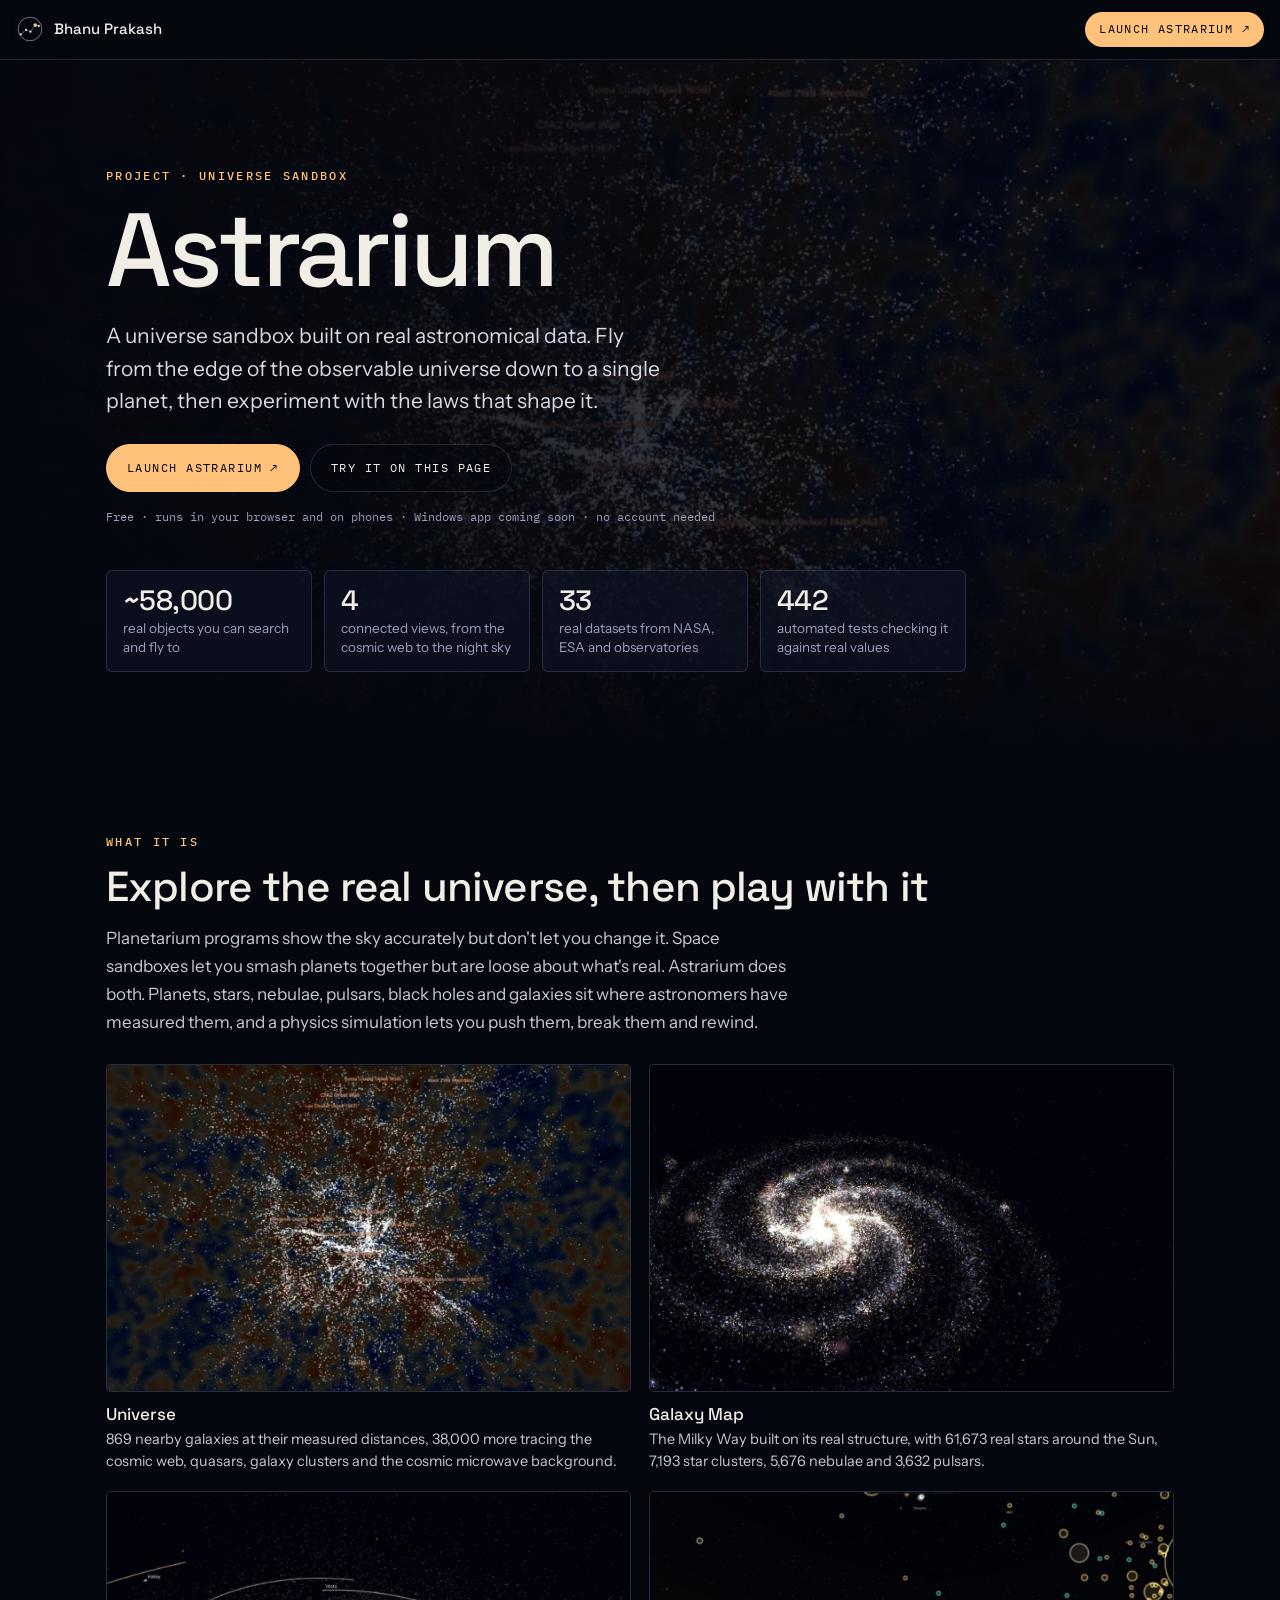
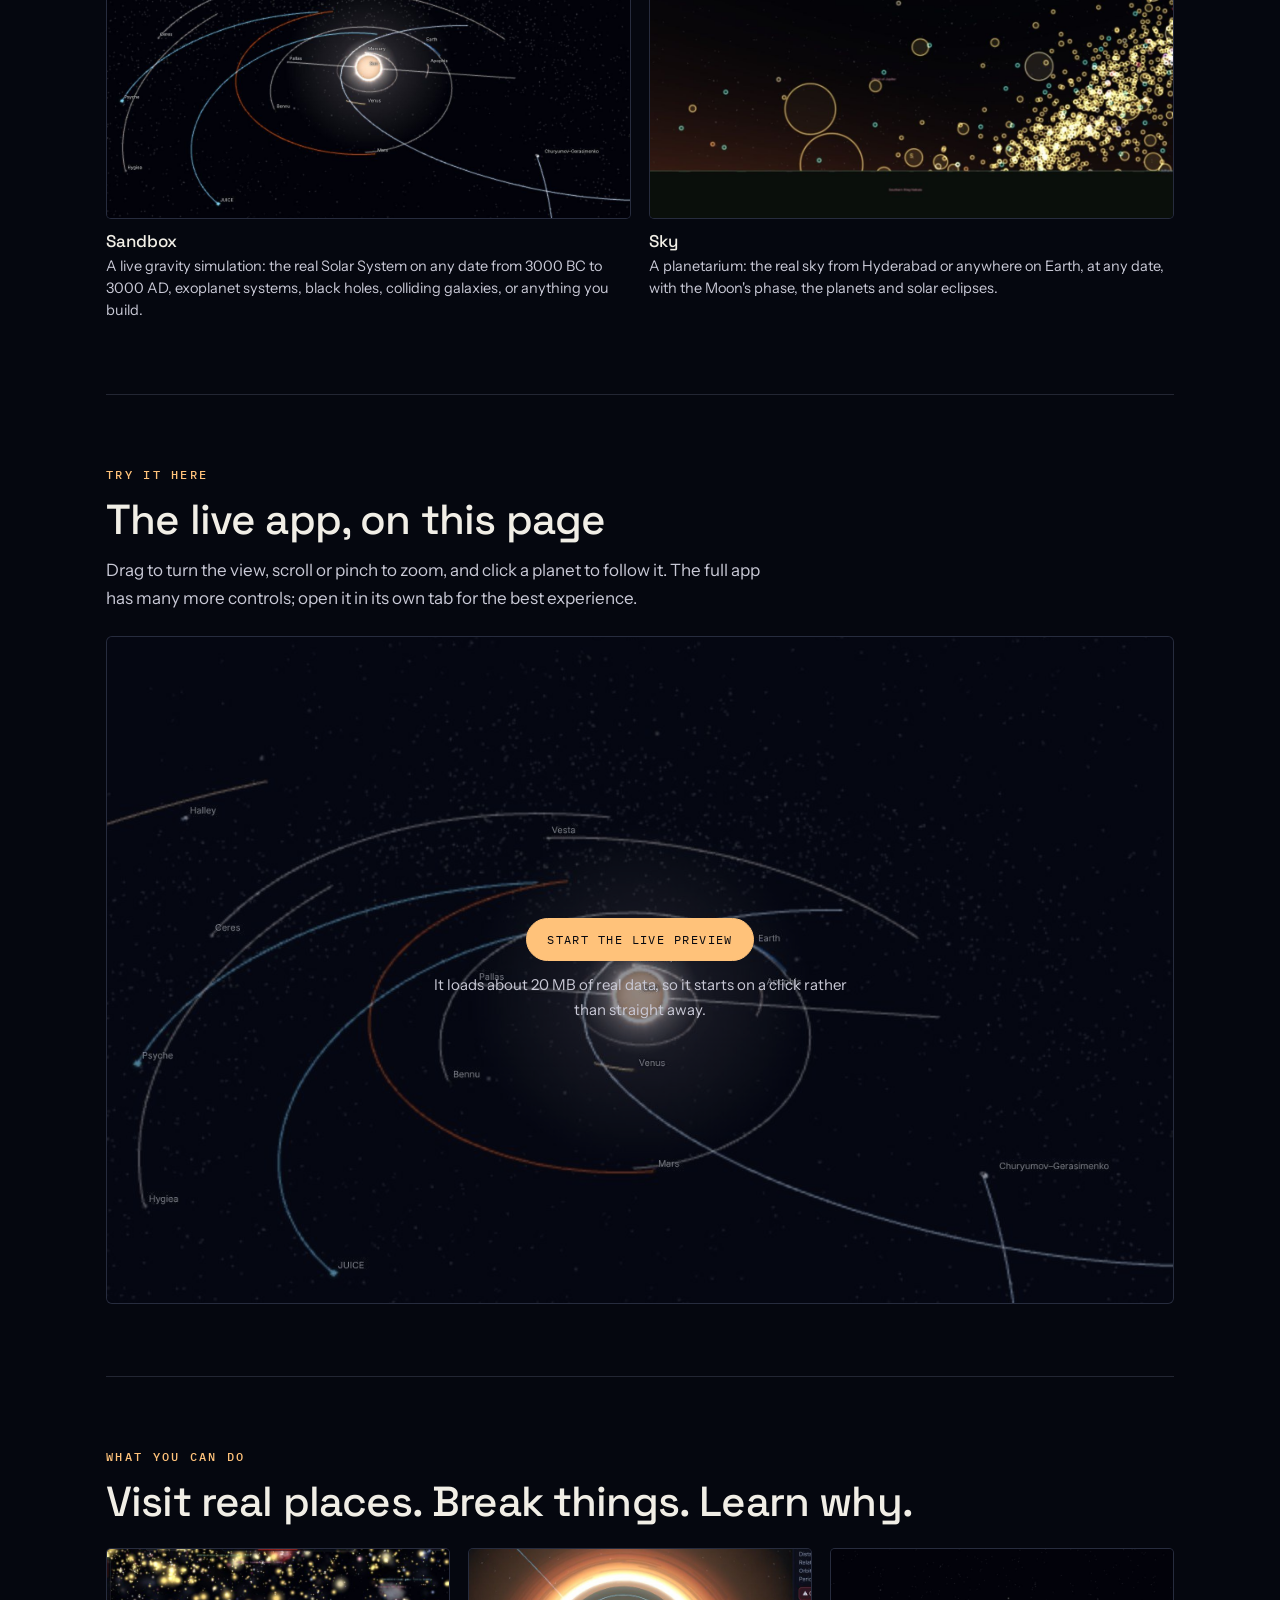
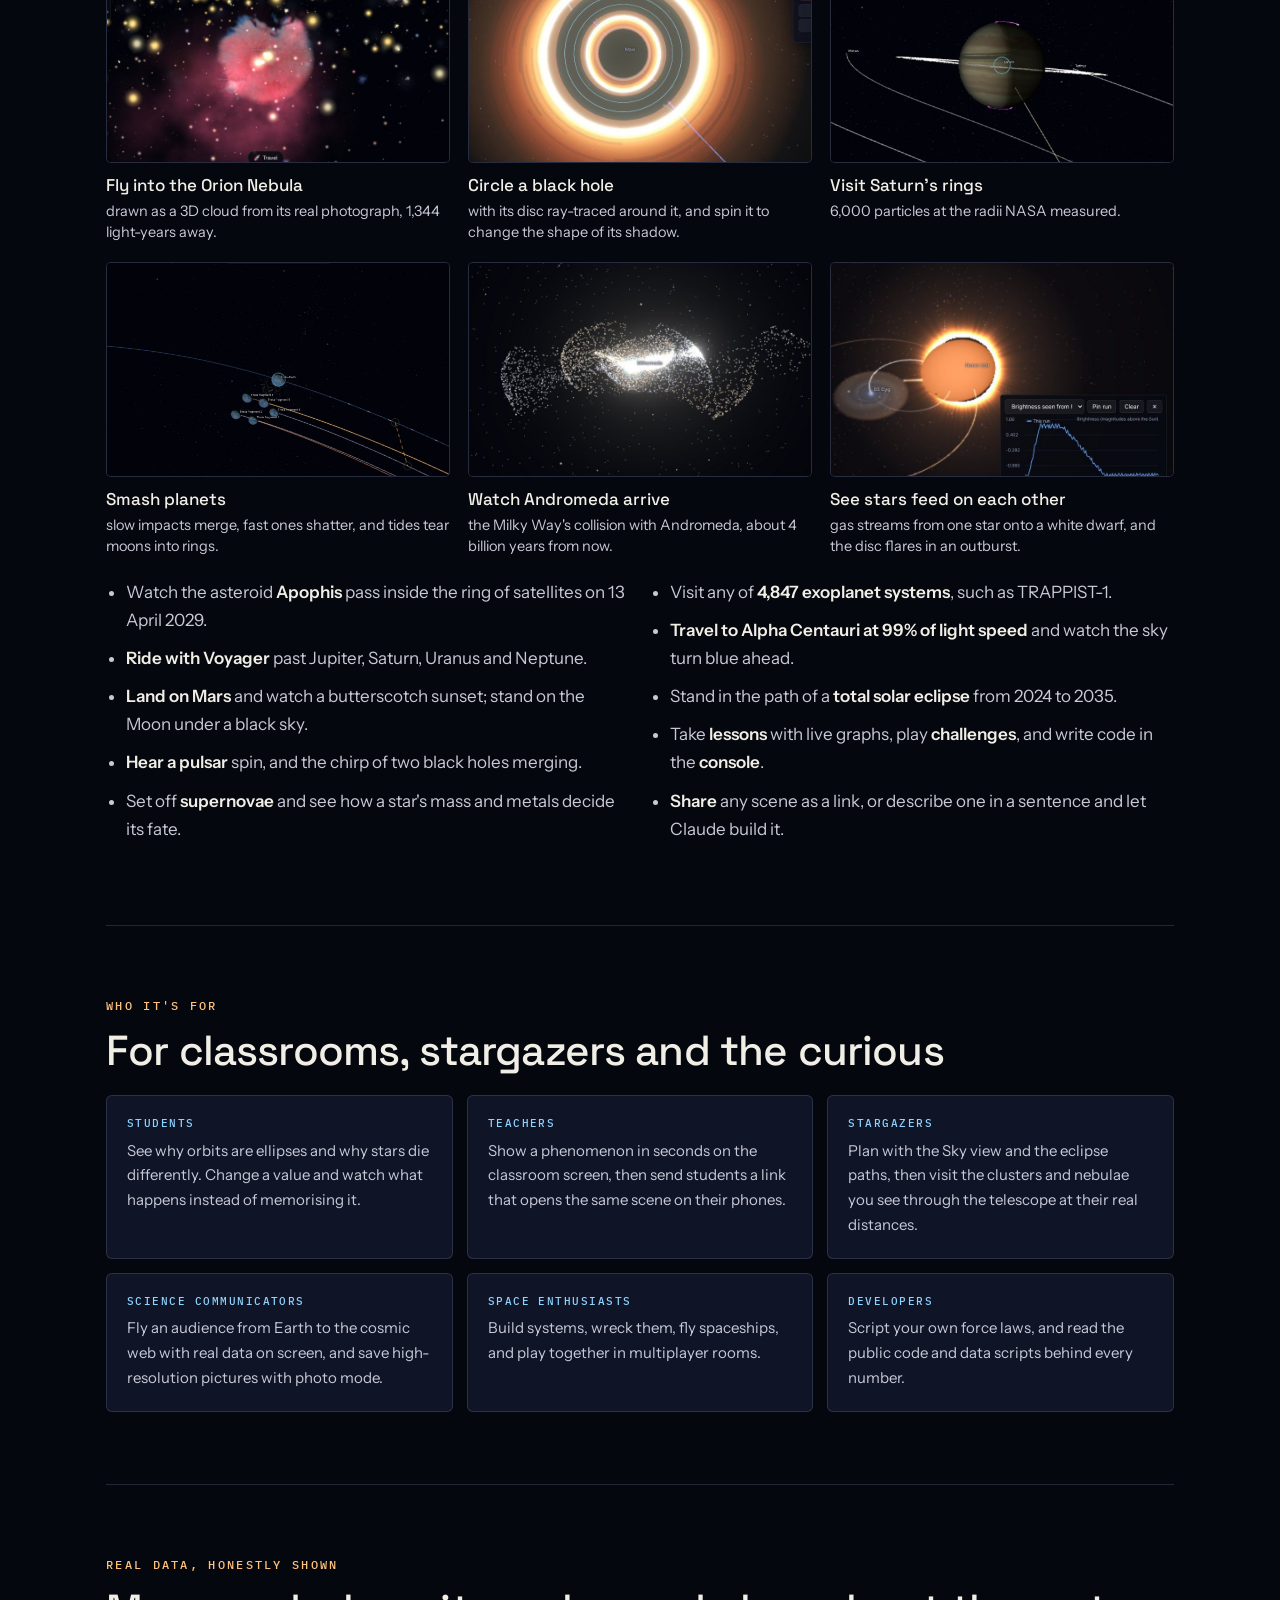
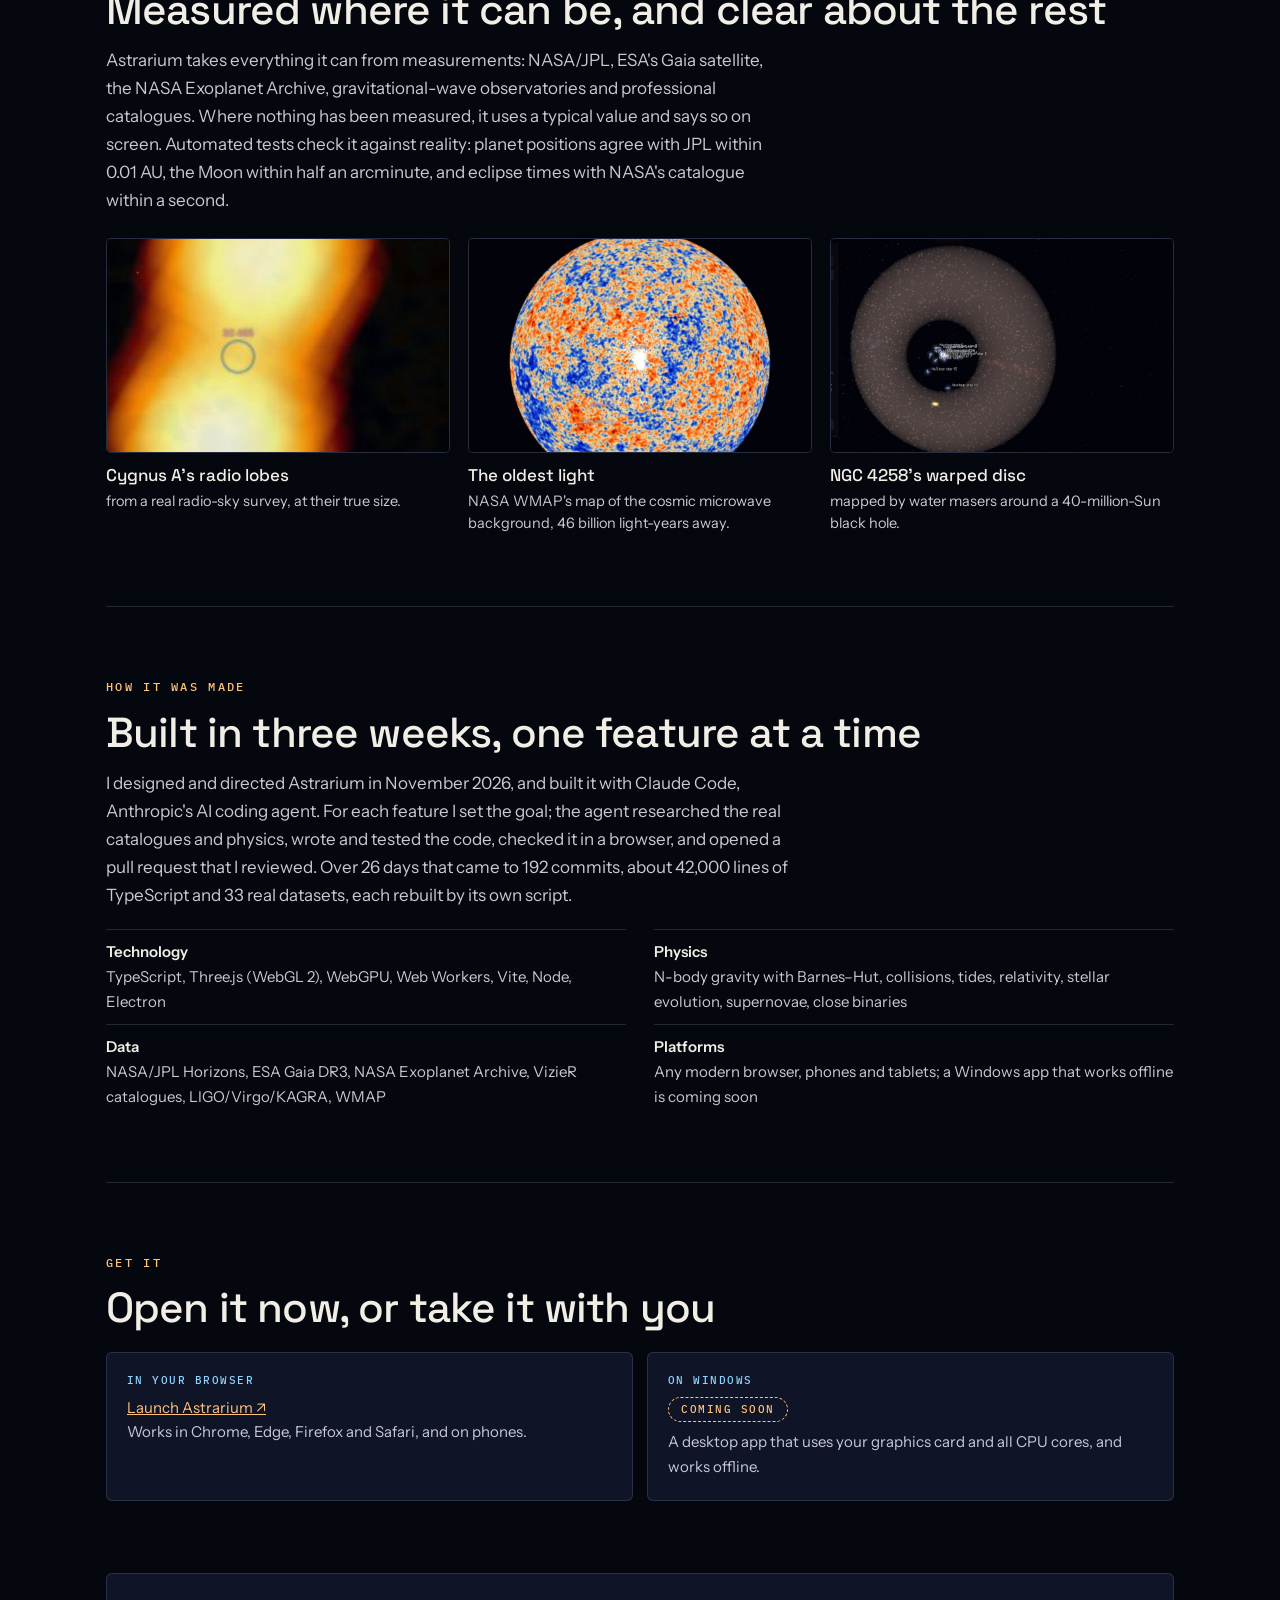
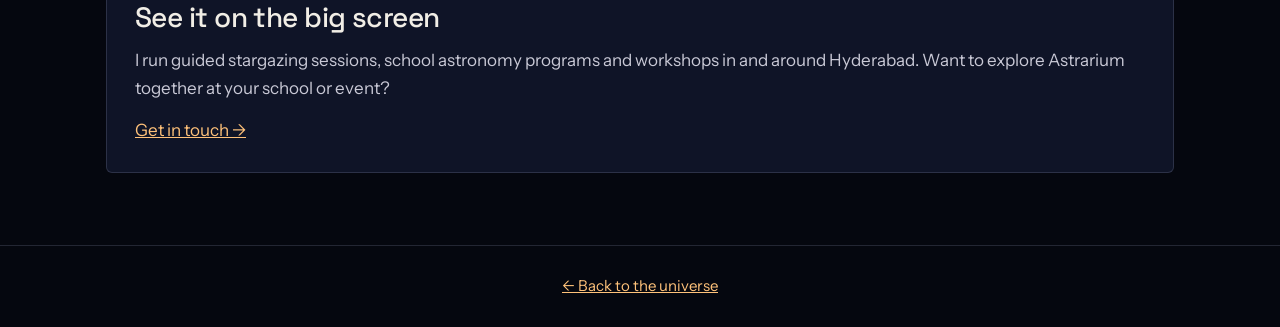
<file: astrarium/index.html>
<!doctype html>
<html lang="en-IN">
<head>
  <meta charset="utf-8">
  <meta name="viewport" content="width=device-width, initial-scale=1, viewport-fit=cover">
  <meta name="theme-color" content="#05070f">
  <title>Astrarium: a universe sandbox built on real data | Bhanu Prakash</title>
  <meta name="description" content="Astrarium is a free universe sandbox in your browser. Fly from the edge of the observable universe to a single planet, visit 58,000 real objects at their measured positions, and experiment with gravity, stars and black holes.">
  <link rel="canonical" href="https://stargazinghyderabad.com/astrarium/">
  <meta name="robots" content="index, follow">
  <meta name="author" content="Bhanu Prakash">
  <meta property="og:type" content="website">
  <meta property="og:site_name" content="Bhanu Prakash">
  <meta property="og:title" content="Astrarium: a universe sandbox built on real data">
  <meta property="og:description" content="Fly from the edge of the observable universe to a single planet, visit 58,000 real objects, and experiment with the laws that shape them. Free, in your browser.">
  <meta property="og:url" content="https://stargazinghyderabad.com/astrarium/">
  <meta property="og:image" content="https://stargazinghyderabad.com/astrarium/img/og.jpg">
  <meta property="og:image:width" content="1200">
  <meta property="og:image:height" content="630">
  <meta property="og:image:alt" content="The real Solar System in Astrarium">
  <meta property="og:locale" content="en_IN">
  <meta name="twitter:card" content="summary_large_image">
  <meta name="twitter:title" content="Astrarium: a universe sandbox built on real data">
  <meta name="twitter:description" content="Visit 58,000 real objects and experiment with gravity, stars and black holes. Free, in your browser.">
  <meta name="twitter:image" content="https://stargazinghyderabad.com/astrarium/img/og.jpg">
  <link rel="icon" href="../assets/app-icon.svg" type="image/svg+xml">
  <link rel="apple-touch-icon" href="../assets/apple-touch-icon.png">
  <link rel="preconnect" href="https://fonts.googleapis.com">
  <link rel="preconnect" href="https://fonts.gstatic.com" crossorigin>
  <link rel="stylesheet" href="https://fonts.googleapis.com/css2?family=Space+Grotesk:wght@500&family=IBM+Plex+Mono:wght@400;500&family=Instrument+Sans:wght@400;500;600&display=swap">
  <link rel="stylesheet" href="astrarium.css?v=202611221430">
  <script type="application/ld+json">{"@context": "https://schema.org", "@type": "SoftwareApplication", "name": "Astrarium", "url": "https://stargazinghyderabad.com/astrarium/", "applicationCategory": "EducationalApplication", "applicationSubCategory": "Astronomy simulation", "operatingSystem": "Web browser", "description": "A free universe sandbox built on real astronomical data: the real Solar System, stars, nebulae, pulsars, black holes and galaxies at their measured positions, with a physics simulation of gravity, collisions, relativity and stellar evolution.", "image": "https://stargazinghyderabad.com/astrarium/img/og.jpg", "offers": {"@type": "Offer", "price": "0", "priceCurrency": "INR"}, "author": {"@type": "Person", "name": "Bhanu Prakash", "url": "https://stargazinghyderabad.com/"}, "inLanguage": "en"}</script>
</head>
<body>
  <header class="bar">
    <a href="../" class="home"><img src="../assets/app-icon.svg" alt="" width="28" height="28"> <span>Bhanu Prakash</span></a>
    <a class="go" href="app/" target="_blank" rel="noopener">Launch Astrarium ↗</a>
  </header>

  <main>
    <section class="hero">
      <div class="bg" aria-hidden="true"></div>
      <div class="wrap">
        <p class="eyebrow">Project · Universe sandbox</p>
        <h1>Astrarium</h1>
        <p class="lede">A universe sandbox built on real astronomical data. Fly from the edge of the observable universe down to a single planet, then experiment with the laws that shape it.</p>
        <div class="btns">
          <a class="btn amber" href="app/" target="_blank" rel="noopener">Launch Astrarium ↗</a>
          <a class="btn ghost" href="#try">Try it on this page</a>
        </div>
        <p class="note">Free · runs in your browser and on phones · Windows app coming soon · no account needed</p>
        <div class="stats">
          <div class="stat"><b>~58,000</b><span>real objects you can search and fly to</span></div>
          <div class="stat"><b>4</b><span>connected views, from the cosmic web to the night sky</span></div>
          <div class="stat"><b>33</b><span>real datasets from NASA, ESA and observatories</span></div>
          <div class="stat"><b>442</b><span>automated tests checking it against real values</span></div>
        </div>
      </div>
    </section>

    <div class="wrap">
      <section id="what">
        <p class="eyebrow">What it is</p>
        <h2>Explore the real universe, then play with it</h2>
        <p class="sub">Planetarium programs show the sky accurately but don't let you change it. Space sandboxes let you smash planets together but are loose about what's real. Astrarium does both. Planets, stars, nebulae, pulsars, black holes and galaxies sit where astronomers have measured them, and a physics simulation lets you push them, break them and rewind.</p>
        <div class="grid g2" style="margin-top:28px">
          <figure><img src="img/universe.jpg" alt="Thousands of real galaxies tracing the cosmic web" loading="lazy"><figcaption><b>Universe</b>869 nearby galaxies at their measured distances, 38,000 more tracing the cosmic web, quasars, galaxy clusters and the cosmic microwave background.</figcaption></figure>
          <figure><img src="img/galaxy.jpg" alt="A spiral galaxy modelled on the Milky Way" loading="lazy"><figcaption><b>Galaxy Map</b>The Milky Way built on its real structure, with 61,673 real stars around the Sun, 7,193 star clusters, 5,676 nebulae and 3,632 pulsars.</figcaption></figure>
          <figure><img src="img/solar.jpg" alt="The Solar System with planet orbits" loading="lazy"><figcaption><b>Sandbox</b>A live gravity simulation: the real Solar System on any date from 3000 BC to 3000 AD, exoplanet systems, black holes, colliding galaxies, or anything you build.</figcaption></figure>
          <figure><img src="img/sky.jpg" alt="The Milky Way above the horizon" loading="lazy"><figcaption><b>Sky</b>A planetarium: the real sky from Hyderabad or anywhere on Earth, at any date, with the Moon's phase, the planets and solar eclipses.</figcaption></figure>
        </div>
      </section>

      <section id="try">
        <p class="eyebrow">Try it here</p>
        <h2>The live app, on this page</h2>
        <p class="sub">Drag to turn the view, scroll or pinch to zoom, and click a planet to follow it. The full app has many more controls; open it in its own tab for the best experience.</p>
        <div class="preview" id="preview">
          <img src="img/solar.jpg" alt="" aria-hidden="true">
          <div class="start">
            <button class="btn amber" type="button" id="start">Start the live preview</button>
            <p>It loads about 20&nbsp;MB of real data, so it starts on a click rather than straight away.</p>
          </div>
        </div>
      </section>

      <section id="do">
        <p class="eyebrow">What you can do</p>
        <h2>Visit real places. Break things. Learn why.</h2>
        <div class="grid g3" style="margin-top:24px">
          <figure><img src="img/orion.jpg" alt="The Orion Nebula as a glowing cloud" loading="lazy"><figcaption><b>Fly into the Orion Nebula</b>drawn as a 3D cloud from its real photograph, 1,344 light-years away.</figcaption></figure>
          <figure><img src="img/blackhole.jpg" alt="A black hole bending the light of its disc" loading="lazy"><figcaption><b>Circle a black hole</b>with its disc ray-traced around it, and spin it to change the shape of its shadow.</figcaption></figure>
          <figure><img src="img/saturn.jpg" alt="Saturn and its rings" loading="lazy"><figcaption><b>Visit Saturn's rings</b>6,000 particles at the radii NASA measured.</figcaption></figure>
          <figure><img src="img/impact.jpg" alt="A planet shattering after an impact" loading="lazy"><figcaption><b>Smash planets</b>slow impacts merge, fast ones shatter, and tides tear moons into rings.</figcaption></figure>
          <figure><img src="img/milkomeda.jpg" alt="Two galaxies merging" loading="lazy"><figcaption><b>Watch Andromeda arrive</b>the Milky Way's collision with Andromeda, about 4 billion years from now.</figcaption></figure>
          <figure><img src="img/sscyg.jpg" alt="A white dwarf pulling gas from its companion, with a light curve" loading="lazy"><figcaption><b>See stars feed on each other</b>gas streams from one star onto a white dwarf, and the disc flares in an outburst.</figcaption></figure>
        </div>
        <ul class="list">
          <li>Watch the asteroid <strong>Apophis</strong> pass inside the ring of satellites on 13 April 2029.</li>
          <li><strong>Ride with Voyager</strong> past Jupiter, Saturn, Uranus and Neptune.</li>
          <li><strong>Land on Mars</strong> and watch a butterscotch sunset; stand on the Moon under a black sky.</li>
          <li><strong>Hear a pulsar</strong> spin, and the chirp of two black holes merging.</li>
          <li>Set off <strong>supernovae</strong> and see how a star's mass and metals decide its fate.</li>
          <li>Visit any of <strong>4,847 exoplanet systems</strong>, such as TRAPPIST-1.</li>
          <li><strong>Travel to Alpha Centauri at 99% of light speed</strong> and watch the sky turn blue ahead.</li>
          <li>Stand in the path of a <strong>total solar eclipse</strong> from 2024 to 2035.</li>
          <li>Take <strong>lessons</strong> with live graphs, play <strong>challenges</strong>, and write code in the <strong>console</strong>.</li>
          <li><strong>Share</strong> any scene as a link, or describe one in a sentence and let Claude build it.</li>
        </ul>
      </section>

      <section id="for">
        <p class="eyebrow">Who it's for</p>
        <h2>For classrooms, stargazers and the curious</h2>
        <div class="cards">
          <div class="card"><span class="k">Students</span><p>See why orbits are ellipses and why stars die differently. Change a value and watch what happens instead of memorising it.</p></div>
          <div class="card"><span class="k">Teachers</span><p>Show a phenomenon in seconds on the classroom screen, then send students a link that opens the same scene on their phones.</p></div>
          <div class="card"><span class="k">Stargazers</span><p>Plan with the Sky view and the eclipse paths, then visit the clusters and nebulae you see through the telescope at their real distances.</p></div>
          <div class="card"><span class="k">Science communicators</span><p>Fly an audience from Earth to the cosmic web with real data on screen, and save high-resolution pictures with photo mode.</p></div>
          <div class="card"><span class="k">Space enthusiasts</span><p>Build systems, wreck them, fly spaceships, and play together in multiplayer rooms.</p></div>
          <div class="card"><span class="k">Developers</span><p>Script your own force laws, and read the public code and data scripts behind every number.</p></div>
        </div>
      </section>

      <section id="real">
        <p class="eyebrow">Real data, honestly shown</p>
        <h2>Measured where it can be, and clear about the rest</h2>
        <p class="sub">Astrarium takes everything it can from measurements: NASA/JPL, ESA's Gaia satellite, the NASA Exoplanet Archive, gravitational-wave observatories and professional catalogues. Where nothing has been measured, it uses a typical value and says so on screen. Automated tests check it against reality: planet positions agree with JPL within 0.01&nbsp;AU, the Moon within half an arcminute, and eclipse times with NASA's catalogue within a second.</p>
        <div class="grid g3" style="margin-top:24px">
          <figure><img src="img/lobes.jpg" alt="The radio lobes of Cygnus A" loading="lazy"><figcaption><b>Cygnus A's radio lobes</b>from a real radio-sky survey, at their true size.</figcaption></figure>
          <figure><img src="img/cmb.jpg" alt="The cosmic microwave background" loading="lazy"><figcaption><b>The oldest light</b>NASA WMAP's map of the cosmic microwave background, 46 billion light-years away.</figcaption></figure>
          <figure><img src="img/maser.jpg" alt="A warped disc around a black hole" loading="lazy"><figcaption><b>NGC 4258's warped disc</b>mapped by water masers around a 40-million-Sun black hole.</figcaption></figure>
        </div>
      </section>

      <section id="made">
        <p class="eyebrow">How it was made</p>
        <h2>Built in three weeks, one feature at a time</h2>
        <p class="sub">I designed and directed Astrarium in November 2026, and built it with Claude Code, Anthropic's AI coding agent. For each feature I set the goal; the agent researched the real catalogues and physics, wrote and tested the code, checked it in a browser, and opened a pull request that I reviewed. Over 26 days that came to 192 commits, about 42,000 lines of TypeScript and 33 real datasets, each rebuilt by its own script.</p>
        <div class="facts">
          <div><b>Technology</b>TypeScript, Three.js (WebGL&nbsp;2), WebGPU, Web Workers, Vite, Node, Electron</div>
          <div><b>Physics</b>N-body gravity with Barnes–Hut, collisions, tides, relativity, stellar evolution, supernovae, close binaries</div>
          <div><b>Data</b>NASA/JPL Horizons, ESA Gaia DR3, NASA Exoplanet Archive, VizieR catalogues, LIGO/Virgo/KAGRA, WMAP</div>
          <div><b>Platforms</b>Any modern browser, phones and tablets; a Windows app that works offline is coming soon</div>
        </div>
      </section>

      <section id="get">
        <p class="eyebrow">Get it</p>
        <h2>Open it now, or take it with you</h2>
        <div class="cards two">
          <div class="card"><span class="k">In your browser</span><p><a href="app/" target="_blank" rel="noopener">Launch Astrarium ↗</a><br>Works in Chrome, Edge, Firefox and Safari, and on phones.</p></div>
          <div class="card"><span class="k">On Windows</span><p><span class="soon">Coming soon</span><br>A desktop app that uses your graphics card and all CPU cores, and works offline.</p></div>
        </div>
      </section>

      <aside class="cta">
        <h2>See it on the big screen</h2>
        <p>I run guided stargazing sessions, school astronomy programs and workshops in and around Hyderabad. Want to explore Astrarium together at your school or event?</p>
        <a href="../#contact">Get in touch →</a>
      </aside>
    </div>
  </main>

  <footer><a href="../">← Back to the universe</a></footer>

  <script>
    // The live preview loads the app only when asked: it brings about 20 MB of real data.
    document.getElementById('start').addEventListener('click', function () {
      var box = document.getElementById('preview');
      var frame = document.createElement('iframe');
      frame.src = 'app/#embed=1&tour=0';
      frame.title = 'Astrarium, live';
      frame.allow = 'fullscreen; xr-spatial-tracking';
      frame.setAttribute('allowfullscreen', '');
      box.innerHTML = '';
      box.appendChild(frame);
    });
  </script>
</body>
</html>
</file>
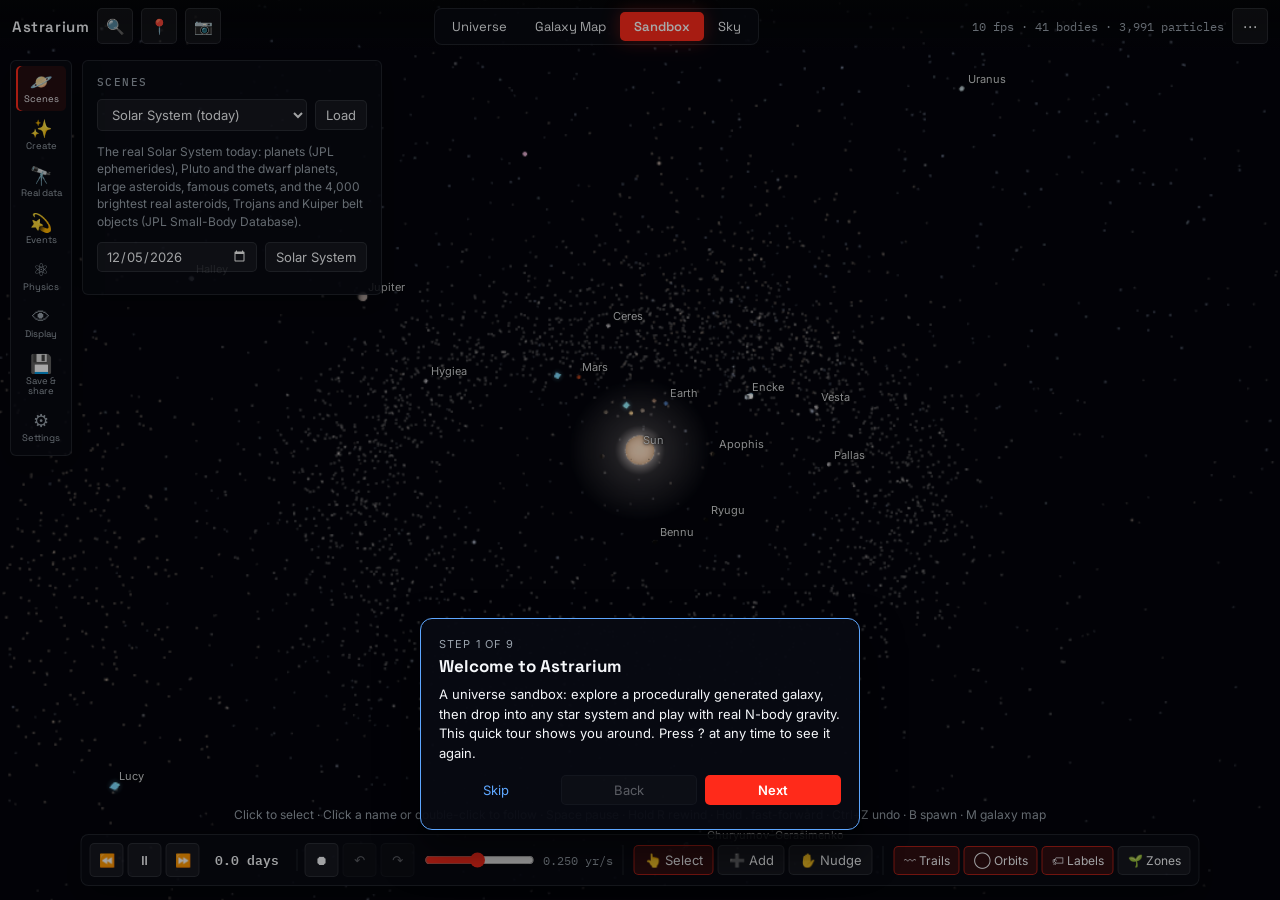
<file: astrarium/app/index.html>
<!doctype html>
<html lang="en">
  <head>
    <meta charset="UTF-8" />
    <meta name="viewport" content="width=device-width, initial-scale=1.0, maximum-scale=1.0, user-scalable=no" />
    <meta name="theme-color" content="#030405" />
    <meta name="description" content="Astrarium: explore a procedural galaxy and play with real N-body gravity in your browser." />
    <title>Astrarium: Universe Sandbox</title>
    <link rel="icon" type="image/svg+xml" href="brand-mark.svg" />
    <!-- Beyond The Sky brand fonts; system fonts stand in when offline. -->
    <link rel="preconnect" href="https://fonts.googleapis.com" />
    <link rel="preconnect" href="https://fonts.gstatic.com" crossorigin />
    <link rel="stylesheet" href="https://fonts.googleapis.com/css2?family=Space+Grotesk:wght@400;500;600;700&family=Inter:wght@400;500;600;700&family=IBM+Plex+Mono:wght@400;500;600&display=swap" />
    <script type="module" crossorigin src="./assets/index-Dre2ot0u.js"></script>
    <link rel="stylesheet" crossorigin href="./assets/index-DVmzUZ6I.css">
  </head>
  <body>
    <div id="app">
      <canvas id="scene"></canvas>
      <div id="labels"></div>
      <div id="fade"></div>
      <nav id="rail" aria-label="Panels"></nav>

      <header id="topbar">
        <button id="btn-menu" class="icon only-mobile" title="Show / hide panels" aria-label="Toggle panels">☰</button>
        <div class="brand"><span class="brand-app">Astrarium</span></div>
        <button id="btn-search" class="icon" title="Search everything (/ or Ctrl+K)" aria-label="Search">🔍</button>
        <button id="btn-places" class="icon" title="Places (L): save this view, go back to it, or share it" aria-label="Places">📍</button>
        <button id="btn-photo" class="icon" title="Photo mode (P): hide the interface, frame and save a picture" aria-label="Photo mode">📷</button>
        <nav class="tabs" role="tablist">
          <button id="tab-cosmos" role="tab" title="Real galaxies beyond the Milky Way">Universe</button>
          <button id="tab-galaxy" role="tab">Galaxy<span class="tab-long"> Map</span></button>
          <button id="tab-system" role="tab">Sandbox</button>
          <button id="tab-sky" role="tab" title="The real sky from anywhere on Earth">Sky</button>
        </nav>
        <div id="stats"></div>
        <div class="top-actions">
          <button id="btn-vr" class="icon hidden" title="Virtual reality: a tabletop Sandbox, or fly through the Galaxy Map and the Universe (WebXR headset)" aria-label="Enter VR">🥽</button>
          <button id="btn-more" class="icon" title="More: lessons, challenges, graph, multiplayer, gallery, console, sound, tutorial" aria-label="More" aria-haspopup="menu" aria-expanded="false">⋯</button>
          <div id="more-menu" class="menu hidden" role="menu">
          <button class="icon menu-item only-narrow" data-proxy="btn-places" data-label="Places">📍</button>
          <button class="icon menu-item only-narrow" data-proxy="btn-photo" data-label="Photo mode">📷</button>
          <button id="btn-console" class="icon menu-item" data-label="Scripting console" title="Scripting console (`)" aria-label="Console">⌨</button>
          <button id="btn-gallery" class="icon menu-item" data-label="Community gallery" title="Community gallery" aria-label="Gallery">🌐</button>
          <button id="btn-mp" class="icon menu-item" data-label="Multiplayer" title="Multiplayer" aria-label="Multiplayer">👥</button>
          <button id="btn-learn" class="icon menu-item" data-label="Lessons" title="Interactive lessons" aria-label="Lessons">📚</button>
          <button id="btn-graph" class="icon menu-item" data-label="Live graph" title="Live graph (G)" aria-label="Graph">📈</button>
          <button id="btn-challenges" class="icon menu-item" data-label="Challenges" title="Challenges & daily puzzle" aria-label="Challenges">🏆</button>
          <button id="btn-sound" class="icon menu-item" data-label="Sound" title="Sound on / off" aria-label="Toggle sound">🔇</button>
          <button id="btn-help" class="icon menu-item" data-label="Tutorial" title="Tutorial (?)" aria-label="Show tutorial">?</button>
          </div>
        </div>
      </header>

      <!-- Galaxy map -->
      <aside id="cosmos-panel" class="panel left hidden" data-view="cosmos">
        <section data-pane="about" data-icon="🌌" data-title="Universe">
          <h2>The Universe</h2>
          <p class="muted" id="cosmos-info">Loading real galaxies…</p>
        </section>
        <section data-pane="history" data-icon="⏳" data-title="History">
          <h3>The expanding universe</h3>
          <p class="muted small">Slide back in time and the map shrinks with the universe; forward, it keeps growing, faster and faster (Planck 2018 cosmology).</p>
          <input id="cosmos-time" type="range" min="0" max="1000" value="900" style="width: 100%" aria-label="Time since the Big Bang" />
          <div class="row buttons wrap" id="cosmos-epochs"></div>
          <div class="row buttons">
            <button id="btn-cosmos-play">▶ Play from the afterglow</button>
            <button id="btn-cosmos-now">Back to today</button>
          </div>
          <p class="small" id="cosmos-time-info"></p>
        </section>
        <section data-pane="find" data-icon="🔍" data-title="Find">
          <h3>Find a galaxy</h3>
          <input id="cosmos-search" type="search" placeholder="Andromeda, Coma Cluster, 3C 273, quasars, seyferts…" spellcheck="false" autocomplete="off" />
          <ul id="cosmos-results" class="list"></ul>
          <div class="row buttons">
            <button id="btn-cosmos-home">Back to the Milky Way</button>
          </div>
          <label class="check"><input id="opt-cosmic-web" type="checkbox" checked /> Cosmic web (2MASS redshift survey)</label>
          <label class="check" title="Every rich galaxy cluster in the Abell catalogue with a measured redshift (683), named where the name is familiar: Coma, Perseus, Hercules…"><input id="opt-cosmos-clusters" type="checkbox" checked /> Galaxy clusters (Abell)</label>
          <label class="check" title="The 3,000 brightest quasars (V < 17.5) and every quasar beyond redshift 5 from the Véron-Cetty &amp; Véron catalogue, plus the record holders (JADES-GS-z14-0, GN-z11, J0313−1806), each at the comoving distance for its redshift"><input id="opt-cosmos-quasars" type="checkbox" checked /> Quasars and record holders</label>
          <label class="check" title="3,500 Seyfert galaxies and LINERs brighter than magnitude 17.5 (Véron-Cetty &amp; Véron), in magenta. The 470 that are named galaxies on the map carry the nucleus themselves: click M77, M87 or Centaurus A"><input id="opt-cosmos-seyferts" type="checkbox" checked /> Seyfert galaxies and LINERs</label>
          <label class="check" title="150 BL Lac objects brighter than magnitude 17.5 (Véron-Cetty &amp; Véron), in mint: jets pointed at us. BL Lac, Mrk 421, Mrk 501 and OJ 287 among them"><input id="opt-cosmos-blazars" type="checkbox" checked /> Blazars (BL Lac objects)</label>
          <label class="check" title="The radio lobes of 39 nearby radio galaxies (Cygnus A, Centaurus A, Fornax A, M87…), from the NVSS, SUMSS, GLEAM and WENSS radio surveys, in false colour at their true size and orientation. Zoom in on a radio galaxy to see them"><input id="opt-cosmos-radio" type="checkbox" checked /> Radio lobes</label>
          <label class="check" title="Our home supercluster as the motions of galaxies define it: flow lines of the CosmicFlows-4 velocity field (Courtois et al. 2023), gold where they start inside Laniakea and blue around it, its real shape (Dupuy &amp; Courtois 2023), and the Milky Way near its edge. Zoom out past 100 million light-years to see it"><input id="opt-cosmos-laniakea" type="checkbox" checked /> Laniakea and the galaxy flows</label>
          <label class="check" title="Within about 10° of the Milky Way's plane its dust and stars hide the galaxies behind, so every survey has a gap there: the empty wedge you see in the cosmic web and in Laniakea's map"><input id="opt-cosmos-zoa" type="checkbox" checked /> Zone of Avoidance</label>
          <label class="check" title="The Milky Way's dark-matter halo (an NFW halo of 1.1 trillion Suns out to 217 kpc; Cautun et al. 2020) and the Bullet Cluster, where the dark matter (blue, from lensing) passed through while the hot gas (pink, X-rays) lagged behind (Clowe et al. 2006)"><input id="opt-cosmos-dark" type="checkbox" checked /> Dark matter</label>
          <label class="check" title="Every gamma-ray burst with a measured redshift (620, from J. Greiner's table) at its distance. Those at redshift 1.6–2.1 towards Hercules and Corona Borealis (gold) are the evidence for the claimed Hercules–Corona Borealis Great Wall"><input id="opt-cosmos-grbs" type="checkbox" checked /> Gamma-ray bursts</label>
          <label class="check" title="Fast radio bursts traced to their host galaxies (32, from DSA-110: Sharma et al. 2024), at their distances: millisecond radio flashes, most likely from magnetars"><input id="opt-cosmos-frbs" type="checkbox" checked /> Fast radio bursts</label>
          <label class="check"><input id="opt-cmb" type="checkbox" checked /> Cosmic microwave background (WMAP)</label>
        </section>
        <section data-pane="help" data-icon="❔" data-title="How to">
          <p class="muted small">
            Drag to orbit, scroll to zoom out to the cosmic web, click a galaxy to inspect it, and zoom right into it (or press Visit) to explore it.
            Yellow: ellipticals · white-blue: spirals · blue: irregulars · orange rings: galaxy clusters · violet: quasars · magenta: Seyferts and LINERs · mint: blazars.
          </p>
          <p class="muted small" id="cosmos-credit"></p>
        </section>
      </aside>

      <aside id="sky-panel" class="panel left hidden" data-view="sky">
        <section data-pane="about" data-icon="🌍" data-title="Sky">
          <h2>Sky from Earth</h2>
          <p class="muted small">The real sky from anywhere on Earth: the Sun, Moon and planets from JPL's planetary elements and the ELP-2000 lunar theory, and 8,900 stars from the HYG catalogue, checked against JPL Horizons.</p>
        </section>
        <section data-pane="where" data-icon="📍" data-title="Where">
          <h3>Where</h3>
          <select id="sky-place"></select>
          <div class="row">
            <label class="small">Lat <input id="sky-lat" type="number" step="0.01" min="-90" max="90" style="width: 5.5em" /></label>
            <label class="small">Lon <input id="sky-lon" type="number" step="0.01" min="-180" max="180" style="width: 5.5em" /></label>
          </div>
          <button id="btn-sky-here">📍 Use my location</button>
        </section>
        <section data-pane="when" data-icon="🕒" data-title="When">
          <h3>When</h3>
          <input id="sky-time" type="datetime-local" step="60" />
          <p class="muted tiny" id="sky-utc"></p>
          <div class="row buttons">
            <button id="btn-sky-now">Now</button>
            <select id="sky-speed" title="How fast time runs">
              <option value="0">Paused</option>
              <option value="1" selected>Real time</option>
              <option value="10">10 seconds / s</option>
              <option value="60">1 minute / s</option>
              <option value="600">10 minutes / s</option>
              <option value="3600">1 hour / s</option>
              <option value="86400">1 day / s</option>
            </select>
          </div>
        </section>
        <section data-pane="layers" data-icon="✨" data-title="Layers">
          <label class="check" title="Every catalogued HII region (pink), planetary nebula (teal), supernova remnant (pale blue), dark nebula (brown) and reflection nebula (blue), outlined at its real size"><input id="opt-sky-nebulae" type="checkbox" checked /> <span id="sky-nebula-count">Nebulae from real catalogues</span></label>
          <label class="check" title="Open clusters and moving groups from Gaia (gold) and globular clusters (orange), outlined at their half-member radius"><input id="opt-sky-clusters" type="checkbox" checked /> <span id="sky-cluster-count">Star clusters</span></label>
        </section>
        <section data-pane="eclipses" data-icon="🌘" data-title="Eclipses">
          <h3>Solar eclipses</h3>
          <div class="row buttons">
            <select id="eclipse-select" title="Total, annular and hybrid eclipses, 2024–2035 (NASA catalogue, JPL positions)"><option value="">Loading eclipses…</option></select>
            <button id="btn-eclipse" title="Go to the centre of the path just before totality">Watch</button>
          </div>
          <canvas id="eclipse-map" width="560" height="280" title="Click the map to watch from there" class="hidden"></canvas>
          <p class="muted small" id="eclipse-info"></p>
        </section>
        <section data-pane="up" data-icon="🔭" data-title="In the sky">
          <h3>In the sky</h3>
          <ul id="sky-list" class="list"></ul>
          <p class="muted small" id="sky-info"></p>
        </section>
      </aside>

      <div id="sky-aim" class="hidden" aria-live="polite">
        <div class="aim-ring"></div>
        <div class="aim-card"><b id="sky-aim-name"></b><span id="sky-aim-info"></span></div>
      </div>
      <p id="nebula-credit" class="nebula-credit hidden" data-view="galaxy"></p>
      <button id="btn-sky-point" class="sky-point hidden" data-view="sky" title="The sky follows your phone: hold it up and see what is there">📱 Point at the sky</button>

      <aside id="cosmos-galaxy-panel" class="panel right hidden" data-view="cosmos">
        <div class="panel-head"><h2 id="cosmos-galaxy-name">Galaxy</h2><button id="cosmos-galaxy-close" class="icon close" title="Close (Esc)" aria-label="Close">✕</button></div>
        <dl id="cosmos-galaxy-facts" class="facts"></dl>
        <div class="row buttons">
          <button id="btn-cosmos-fly">Fly to</button>
          <button id="btn-cosmos-visit" class="primary">Visit galaxy →</button>
        </div>
        <div class="row buttons">
          <button id="btn-cosmos-nucleus" class="hidden" title="Zoom in on the black hole at its heart: the disc, the broad-line clouds, the dusty torus and the jets, all to scale">Visit the nucleus →</button>
        </div>
      </aside>

      <aside id="galaxy-panel" class="panel left" data-view="galaxy">
        <section data-pane="about" data-icon="🌌" data-title="Galaxy">
          <h2 id="galaxy-name">Galaxy</h2>
          <p class="muted" id="galaxy-info"></p>
          <label class="check" title="HII regions (pink) and planetary nebulae (teal) with measured distances, from professional catalogues"><input id="opt-real-nebulae" type="checkbox" checked /> Real nebulae</label>
          <label class="check" title="Open clusters and moving groups from Gaia (Hunt & Reffert 2023, gold) and globular clusters (Harris, orange) at their measured distances"><input id="opt-real-clusters" type="checkbox" checked /> Real star clusters</label>
          <label class="check" title="Giant bubbles above and below the Galactic Centre, blown out by an outburst a few million years ago: the Fermi bubbles in gamma rays (Su et al. 2010) and the larger eROSITA bubbles in X-rays (Predehl et al. 2020). Zoom out to see them"><input id="opt-real-bubbles" type="checkbox" checked /> Fermi and eROSITA bubbles</label>
          <label class="check" title="The Local Bubble, the cavity of hot gas around the Sun blown by supernovae (Pelgrims et al. 2020), and the Radcliffe Wave, a 9,000-light-year wave of star-forming clouds (Konietzka et al. 2024)"><input id="opt-real-neighbourhood" type="checkbox" checked /> Local Bubble and Radcliffe Wave</label>
          <label class="check" title="Stars fast enough to leave the Galaxy (Brown et al. 2012), arrows showing their speed outwards, and S5-HVS1 traced back to the central black hole (Koposov et al. 2020)"><input id="opt-real-hvs" type="checkbox" checked /> Hypervelocity stars</label>
          <label class="check" title="The 68 millisecond pulsars whose timing gave NANOGrav its evidence for the gravitational-wave background (2023)"><input id="opt-real-nanograv" type="checkbox" checked /> NANOGrav pulsars (gravitational-wave background)</label>
          <label class="check" title="Every Milky Way pulsar with a distance in the ATNF Pulsar Catalogue (about 3,600): blue, millisecond pulsars white, magnetars magenta"><input id="opt-real-pulsars" type="checkbox" checked /> Real pulsars</label>
          <label class="check" title="Every X-ray binary with a measured distance (Fortin et al. 2023, 2024): black holes feeding on a companion in violet, neutron stars in cyan. Zoom in to see the pair"><input id="opt-real-xray" type="checkbox" checked /> Real X-ray binaries</label>
          <label class="check" title="Every Wolf–Rayet star with a distance in van der Hucht's catalogue (218): massive stripped stars about to explode, in white-blue"><input id="opt-real-wr" type="checkbox" checked /> Real Wolf–Rayet stars</label>
          <label class="check" title="All 402 known Galactic novae at their best distances (Schaefer 2022; orange-red, recurrent novae deeper red) and 1,600 other cataclysmic variables with Gaia DR3 distances (Canbay et al. 2023; rose, magnetic ones pink). Zoom in to see the white dwarf and its donor"><input id="opt-real-novae" type="checkbox" checked /> Real novae &amp; cataclysmic variables</label>
          <label class="check" title="2,200 classical Cepheids at their period–luminosity distances (Skowron et al. 2019; yellow). Zoom in to watch one pulse"><input id="opt-real-cepheids" type="checkbox" checked /> Real Cepheids</label>
          <label class="check" title="199 methanol and water masers with VLBI parallaxes (Reid et al. 2019, BeSSeL and VERA; green): massive star-forming regions that trace the spiral arms"><input id="opt-real-masers" type="checkbox" checked /> Real masers</label>
          <label class="check" title="Every star brighter than magnitude 8 with a good Gaia DR3 parallax (about 62,000), at its measured distance and in its real colour"><input id="opt-gaia-stars" type="checkbox" checked /> Real stars (Gaia)</label>
          <label class="row">
            <span>Seed</span>
            <input id="galaxy-seed" type="text" spellcheck="false" />
          </label>
          <div class="row buttons">
            <button id="btn-galaxy-go">Generate</button>
            <button id="btn-galaxy-random">Random galaxy</button>
          </div>
        </section>
        <section data-pane="find" data-icon="🔍" data-title="Find">
          <h3>Find</h3>
          <input id="star-search" type="search" placeholder="Star names, or pulsars, novae, masers…" spellcheck="false" autocomplete="off" />
          <ul id="search-results" class="list"></ul>
          <label class="row">
            <span>Show</span>
            <select id="star-filter">
              <option value="">All systems</option>
              <option value="habitable">Habitable worlds</option>
              <option value="gasGiant">Gas giants</option>
              <option value="moons">Planets with moons</option>
              <option value="manyPlanets">6+ planets</option>
              <option value="binary">Binary stars</option>
              <option value="belt">Asteroid belts</option>
              <option value="massive">Massive O/B stars</option>
              <option value="bookmarked">Bookmarked</option>
              <option value="visited">Visited</option>
            </select>
          </label>
          <p id="filter-status" class="muted small"></p>
        </section>
        <section data-pane="bookmarks" data-icon="★" data-title="Bookmarks">
          <h3>Bookmarks</h3>
          <ul id="bookmark-list" class="list"></ul>
          <p class="muted small">Click a name to fly there. Click a star to inspect it, double-click to fly there, and click the bright core for the central black hole. Zoom right into a star to enter its system.</p>
        </section>
      </aside>

      <aside id="star-panel" class="panel right hidden" data-view="galaxy">
        <div class="panel-head"><h2 id="star-name">Star</h2><button id="star-close" class="icon close" title="Close (Esc)" aria-label="Close">✕</button></div>
        <dl id="star-facts" class="facts"></dl>
        <div class="row buttons">
          <button id="btn-star-bookmark" title="Bookmark (B)">☆ Bookmark</button>
          <button id="btn-star-fly">Fly to</button>
          <button id="btn-star-hear" class="hidden" title="Hear its radio pulses as sound, one click per turn, at its real spin rate">🔊 Hear it</button>
        </div>
        <div class="row buttons">
          <button id="btn-star-enter" class="primary">Enter system →</button>
        </div>
        <div class="row buttons">
          <button id="btn-star-neighbourhood" class="hidden">Nearby stars</button>
        </div>
      </aside>

      <!-- System sandbox -->
      <aside id="system-panel" class="panel left" data-view="system">
        <section id="section-scenario" data-pane="scenes" data-icon="🪐" data-title="Scenes">
          <h3>Scenes</h3>
          <div id="origin" class="origin hidden">
            <span>Exploring <b id="origin-name"></b></span>
            <button id="btn-back" class="link">← Galaxy map</button>
          </div>
          <div class="row">
            <select id="preset-select"></select>
            <button id="btn-preset-load">Load</button>
          </div>
          <p id="preset-desc" class="muted small"></p>
          <div id="preset-extra"></div>
          <div class="row">
            <input id="solar-date" type="date" title="Load the real Solar System on this date" />
            <button id="btn-solar-date" title="Real planet positions from JPL ephemerides">Solar System</button>
          </div>
        </section>
        <section data-pane="create" data-icon="✨" data-title="Create">
          <h3>Create</h3>
          <div class="describe">
            <textarea id="describe-input" rows="2" maxlength="800" placeholder="✨ Describe a scene… e.g. “a red dwarf with three water worlds and a rogue Jupiter passing through”"></textarea>
            <div class="row">
              <button id="btn-describe" class="primary" style="flex: 1">Create with Claude</button>
            </div>
            <p id="describe-status" class="muted tiny"></p>
          </div>
          <div id="section-tools">
          <h4>Add bodies</h4>
          <div id="spawn-options" class="hidden">
            <div id="spawn-palette" class="palette"></div>
            <label class="row slider">
              <span>Mass ×</span>
              <input id="spawn-mass" type="range" min="-1" max="1" step="0.01" value="0" />
              <output id="spawn-mass-out">1×</output>
            </label>
            <label class="check"><input id="spawn-orbit" type="checkbox" checked /> Auto-orbit (start in a circular orbit)</label>
          </div>
          </div>
          <h4>More</h4>
          <div class="row buttons">
            <button id="btn-ship" class="primary" title="Put a spacecraft in orbit around the selected body (or Earth) and fly it">🚀 Fly a spaceship</button>
          </div>
          <div class="row buttons">
            <button id="btn-gpu" title="Tens of thousands of mutually gravitating stars on your GPU (WebGPU)">⚡ GPU mega-sim</button>
          </div>
        </section>
        <section data-pane="real" data-icon="🔭" data-title="Real data">
          <h3>Real data</h3>
          <p class="muted small">Real systems and stars from NASA, JPL and ESA Gaia.</p>
          <div class="row buttons">
            <button id="btn-exoplanets" title="Browse 4,800+ real planetary systems">🪐 Real exoplanets</button>
            <button id="btn-neighbourhood" title="Every catalogued star within 10 parsecs of the Sun (HYG database)">Nearby stars</button>
            <button id="btn-halley" title="Comet Halley's real 2061 return (JPL Horizons)">☄️ Halley 2061</button>
            <button id="btn-gaia100" title="Every star within 326 light-years brighter than magnitude 11 (44,500 stars from ESA Gaia DR3), moving with its real velocity">✨ 326 ly (Gaia)</button>
          </div>
        </section>
        <section data-pane="events" data-icon="💫" data-title="Events">
          <h3>Events</h3>
          <h4>Gravitational waves</h4>
          <div class="row buttons">
            <select id="gw-select" title="Real gravitational-wave detections (LIGO/Virgo/KAGRA)"><option value="">Loading GW events…</option></select>
            <button id="btn-gw-load" title="Replay this merger with its real masses">Replay merger</button>
          </div>
          <div class="row buttons">
            <button id="btn-gw-hear" title="Hear this event's chirp, synthesized from its real masses as the detectors heard it">🔊 Hear the chirp</button>
            <label class="check small" title="Raise every frequency 4× so low chirps are audible on small speakers"><input id="gw-pitch" type="checkbox" /> 4× higher</label>
          </div>
          <h4>Asteroid flybys</h4>
          <div class="row buttons">
            <select id="flyby-select" title="Upcoming asteroid close approaches to Earth (JPL)"><option value="">Loading flybys…</option></select>
            <button id="btn-flyby-load" title="Fly this real close approach">Watch flyby</button>
          </div>
          <h4>Interstellar visitors</h4>
          <div class="row buttons">
            <select id="interstellar-select" title="The three objects seen passing through the Solar System from other stars, on their real hyperbolic orbits (JPL)"><option value="">Loading…</option></select>
            <button id="btn-interstellar-load" title="Watch it fall in past the Sun and leave for good">Watch it pass</button>
          </div>
          <h4>Voyager Grand Tour</h4>
          <div class="row buttons">
            <select id="voyager-select" title="The Voyager Grand Tour: real planetary flybys (JPL Horizons)"><option value="">Loading Voyager…</option></select>
            <button id="btn-voyager-load" title="Ride along with Voyager past this planet">Fly with Voyager</button>
          </div>
        </section>
        <section id="section-sim" data-pane="physics" data-icon="⚛️" data-title="Physics">
          <h3>Physics</h3>
          <label class="row slider">
            <span>Gravity ×</span>
            <input id="gravity" type="range" min="0" max="3" step="0.05" value="1" />
            <output id="gravity-out">1.00</output>
          </label>
          <div class="checks">
            <label class="check"><input id="opt-collisions" type="checkbox" checked /> Collisions</label>
            <label class="check"><input id="opt-debris" type="checkbox" checked /> Debris</label>
            <label class="check"><input id="opt-shatter" type="checkbox" checked /> Shattering</label>
            <label class="check"><input id="opt-tidal" type="checkbox" checked /> Tidal breakup</label>
            <label class="check" title="General relativity: perihelion precession, frame dragging round spinning black holes, and gravitational-wave inspiral"><input id="opt-relativity" type="checkbox" /> Relativity</label>
            <label class="check" title="Draw and collide bodies at their real sizes instead of enlarged ones"><input id="opt-truescale" type="checkbox" /> Real sizes</label>
          </div>
          <label class="row slider" title="Lower the speed of light to exaggerate relativistic effects">
            <span>Light speed</span>
            <input id="light-speed" type="range" min="-3.5" max="0" step="0.05" value="0" />
            <output id="light-speed-out">real</output>
          </label>
          <label class="row slider" title="How fast stars age: years of stellar evolution per simulated year">
            <span>Star aging</span>
            <input id="evolution" type="range" min="0" max="9.5" step="0.1" value="0" />
            <output id="evolution-out">real time</output>
          </label>
          <div class="row buttons">
            <button id="btn-age" title="Advance every star's age by a billion years">Age +1 Gyr</button>
            <button id="btn-recenter" title="Shift to the centre-of-mass frame">Recenter</button>
            <button id="btn-reset">Reset</button>
          </div>
        </section>
        <section id="section-display" data-pane="display" data-icon="👁" data-title="Display">
          <h3>Display</h3>
          <div class="checks">
            <label class="check"><input id="opt-trails" type="checkbox" checked /> Trails</label>
            <label class="check" title="Draw trails relative to the followed body"><input id="opt-rel-trails" type="checkbox" /> Relative trails</label>
            <label class="check"><input id="opt-labels" type="checkbox" checked /> Labels</label>
            <label class="check"><input id="opt-orbits" type="checkbox" checked /> Orbit path</label>
            <label class="check"><input id="opt-hz" type="checkbox" /> Habitable zones</label>
            <label class="check"><input id="opt-lagrange" type="checkbox" /> Lagrange points</label>
          </div>
          <div class="row buttons">
            <button id="btn-clear-trails">Clear trails</button>
          </div>
        </section>
        <section data-pane="file" data-icon="💾" data-title="Save & share">
          <h3>Save & share</h3>
          <div class="row buttons">
            <button id="btn-save" title="Download this scene as a file">Save</button>
            <button id="btn-open" title="Open a saved scene file">Open</button>
            <button id="btn-share" title="Copy a link to this scene">Share link</button>
          </div>
          <div class="row buttons">
            <button id="btn-embed" title="Copy HTML to embed this scene in a web page">Embed</button>
            <button id="btn-video" title="Record what you see to a video file">🎥 Video</button>
            <button id="btn-publish" title="Publish this scene to the community gallery">Publish</button>
          </div>
          <input id="file-input" type="file" accept=".json,application/json" class="hidden" />
        </section>
        <section id="section-settings" data-pane="settings" data-icon="⚙️" data-title="Settings">
          <h3>Settings</h3>
          <label class="row">
            <span>Graphics</span>
            <select id="quality">
              <option value="low">Low</option>
              <option value="medium">Medium</option>
              <option value="high">High</option>
              <option value="ultra">Ultra (above screen resolution)</option>
            </select>
          </label>
          <label class="check" title="Lower the render resolution when the frame rate drops, and raise it again when there is room, so it stays smooth on any graphics card"><input id="opt-autores" type="checkbox" checked /> Keep it smooth (adapt resolution)</label>
          <p id="gpu-info" class="muted small"></p>
          <div class="checks">
            <label class="check" title="Bloom glow and black-hole gravitational lensing"><input id="opt-postfx" type="checkbox" checked /> Bloom & lensing</label>
          </div>
          <label class="row">
            <span>Server</span>
            <input id="server-url" type="text" placeholder="https://your-astrarium-server" spellcheck="false" />
          </label>
          <div class="row buttons">
            <button id="btn-server">Connect</button>
          </div>
          <p id="server-status" class="muted tiny">Optional: a companion server adds the gallery, multiplayer and the Claude scene builder.</p>
          <p id="engine-info" class="muted small"></p>
        </section>
      </aside>

      <aside id="exo-panel" class="panel right hidden" data-view="system">
        <div class="row">
          <h2 style="flex: 1">Real exoplanets</h2>
          <button id="exo-close" class="icon" aria-label="Close">✕</button>
        </div>
        <p class="muted small" id="exo-status">Loading the NASA Exoplanet Archive catalogue…</p>
        <input id="exo-search" type="search" placeholder="Search systems (e.g. TRAPPIST-1)…" spellcheck="false" autocomplete="off" />
        <label class="row">
          <span>Show</span>
          <select id="exo-filter">
            <option value="">Nearest first</option>
            <option value="habitable">Temperate worlds</option>
            <option value="multi">3+ planets</option>
            <option value="recent">Newest discoveries</option>
          </select>
        </label>
        <ul id="exo-list" class="list tall"></ul>
        <p class="muted tiny" id="exo-credit"></p>
      </aside>

      <div id="dock" data-view="system">
        <div class="dock-group dock-time">
          <button id="btn-rewind" class="icon" title="Hold to rewind (R)" aria-label="Rewind">⏪</button>
          <button id="btn-play" class="icon" title="Play / pause (Space)" aria-label="Play or pause">⏸</button>
          <button id="btn-forward" class="icon" title="Hold to fast-forward ×10 (hold .) · tap to double the speed" aria-label="Fast forward">⏩</button>
          <span id="sim-time">0 days</span>
          <span id="lag" class="warn hidden" title="The simulation can't keep up at this speed. Time is being dropped.">lagging</span>
          <span class="dock-sep"></span>
          <button id="btn-record" class="icon" title="Record a replay (then play, scrub, save or export it)" aria-label="Record replay">⏺</button>
          <button id="btn-undo" class="icon" title="Undo (Ctrl+Z)" aria-label="Undo" disabled>↶</button>
          <button id="btn-redo" class="icon" title="Redo (Ctrl+Shift+Z)" aria-label="Redo" disabled>↷</button>
          <label class="dock-speed" title="Simulation speed">
            <input id="time-scale" type="range" min="-3" max="2" step="0.01" value="-0.4" />
            <output id="time-scale-out"></output>
          </label>
        </div>
        <div class="dock-group">
          <div class="segmented dock-tools">
            <button id="tool-select" data-tool="select" title="Select tool (V)">👆 <span>Select</span></button>
            <button id="tool-spawn" data-tool="spawn" title="Spawn tool (B)">➕ <span>Add</span></button>
            <button id="tool-nudge" data-tool="nudge" title="Nudge tool (N): drag from a body to push it">✋ <span>Nudge</span></button>
          </div>
        </div>
        <div class="dock-group dock-toggles">
          <button class="toggle" data-toggle="opt-trails" title="Trails (T)">〰 <span>Trails</span></button>
          <button class="toggle" data-toggle="opt-orbits" title="Orbit path (O)">◯ <span>Orbits</span></button>
          <button class="toggle" data-toggle="opt-labels" title="Labels">🏷 <span>Labels</span></button>
          <button class="toggle" data-toggle="opt-hz" title="Habitable zones (H)">🌱 <span>Zones</span></button>
        </div>
      </div>
      <div id="travel-bar" class="hidden">
        <button id="travel-toggle" class="travel-toggle" title="Travel at any speed, up to (and past) the speed of light" aria-expanded="false">🚀 <span>Travel</span></button>
        <div class="travel-controls">
          <label title="How fast you travel: real speeds, fractions of light speed, and (not physically possible) faster than light">🚀 <select id="travel-speed"></select></label>
          <label title="How much faster than real time the trip plays"><select id="travel-warp">
            <option value="auto">Arrive in ~25 s</option>
            <option value="1">Real time</option>
            <option value="1e3">×1,000</option>
            <option value="1e6">×1 million</option>
            <option value="1e9">×1 billion</option>
            <option value="1e12">×1 trillion</option>
          </select></label>
          <label class="check" title="Clicking a name, double-clicking, or picking a search result travels there at this speed instead of flying in a moment"><input type="checkbox" id="travel-on" /> Travel at this speed</label>
          <button id="travel-cruise" title="Travel straight ahead at this speed">Cruise ▶</button>
          <button id="travel-close" class="icon close" title="Hide travel controls" aria-label="Hide travel controls">✕</button>
        </div>
        <div id="travel-hud" class="hidden"></div>
      </div>

      <div id="ship-panel" class="hidden">
        <div class="ship-row">
          <select id="ship-engine" title="The engine: real ones have a fixed Δv (fuel); the fusion torch is hypothetical"></select>
          <label class="slider" title="Throttle">🔥 <input id="ship-throttle" type="range" min="-3" max="0" step="0.05" value="0" /> <output id="ship-throttle-out"></output></label>
        </div>
        <div class="ship-burns">
          <button data-thrust="prograde" title="Speed up along your path (hold, or W)">▲ Prograde</button>
          <button data-thrust="retrograde" title="Slow down (hold, or S)">▼ Retrograde</button>
          <button data-thrust="out" title="Push away from the body you orbit (hold, or A)">◀ Out</button>
          <button data-thrust="in" title="Push towards it (hold, or D)">▶ In</button>
          <button data-thrust="normal" title="Tilt the orbit up (hold, or Q)">⊙ Normal</button>
          <button data-thrust="anti" title="Tilt the orbit down (hold, or E)">⊗ Anti</button>
        </div>
        <div class="ship-row">
          <select id="ship-target" title="Where the autopilot takes you"></select>
          <button id="ship-autopilot" class="primary">Autopilot: orbit</button>
        </div>
        <div id="ship-readout"></div>
      </div>

      <div id="search-overlay" class="hidden" role="dialog" aria-label="Search everything">
        <div class="search-box">
          <input id="global-search" type="search" placeholder="Search a name, or a kind: pulsars, quasars, novae, black holes…" spellcheck="false" autocomplete="off" />
          <ul id="global-results" class="list"></ul>
          <p id="global-search-status" class="muted small"></p>
        </div>
      </div>

      <div id="places-overlay" class="hidden" role="dialog" aria-label="Places">
        <div class="places-box">
          <div class="places-head">
            <h3>📍 Places</h3>
            <button id="places-close" class="icon" title="Close (Esc)" aria-label="Close">✕</button>
          </div>
          <form id="place-save" class="places-save">
            <input id="place-name" type="text" maxlength="120" placeholder="Name this view" autocomplete="off" />
            <button type="submit" class="primary">Save this view</button>
          </form>
          <h4>Your places</h4>
          <ul id="place-list" class="list places-list"></ul>
          <p id="place-empty" class="muted small">Nothing saved yet. Save a view to come back to it later or share it as a link.</p>
          <h4>Famous places</h4>
          <ul id="place-builtins" class="list places-list"></ul>
        </div>
      </div>

      <aside id="body-panel" class="panel right hidden" data-view="system">
        <div class="panel-head"><h2 id="body-name">Body</h2><button id="body-close" class="icon close" title="Deselect (Esc)" aria-label="Close">✕</button></div>
        <dl id="body-facts" class="facts"></dl>
        <div id="body-alerts"></div>
        <details id="body-wiki" class="hidden">
          <summary>📖 More about <span id="body-wiki-name"></span></summary>
          <dl id="body-wiki-facts" class="facts"></dl>
          <div id="body-wiki-esi"></div>
          <p id="body-wiki-links" class="small"></p>
        </details>
        <div id="probe-controls" class="hidden">
          <h3>Probe · <span id="probe-fuel"></span></h3>
          <div class="burns">
            <button data-burn="prograde" title="Speed up along the orbit">▲ Prograde</button>
            <button data-burn="retrograde" title="Slow down">▼ Retrograde</button>
            <button data-burn="out" title="Push away from the parent body">◀ Radial out</button>
            <button data-burn="in" title="Push toward the parent body">▶ Radial in</button>
          </div>
          <label class="row slider">
            <span>Burn</span>
            <input id="burn-size" type="range" min="-1" max="1" step="0.05" value="-0.3" />
            <output id="burn-size-out"></output>
          </label>
          <label class="row">
            <span>Transfer</span>
            <select id="transfer-target"></select>
          </label>
          <p id="transfer-plan" class="muted small"></p>
          <button id="btn-transfer" class="primary hidden">Burn for transfer</button>
        </div>
        <label id="metallicity-row" class="row slider hidden" title="How much of the star is heavier than helium, compared with the Sun. Metal-rich stars lose more mass to winds, which changes how they die.">
          <span>Metallicity</span>
          <input id="metallicity" type="range" min="-2" max="0.5" step="0.05" value="0" />
          <output id="metallicity-out"></output>
        </label>
        <label id="spin-row" class="row slider hidden" title="How fast the black hole spins: a* = cJ/GM², from 0 (not spinning) to 0.998 (as fast as gas can spin one up). Spin shrinks the horizon, lets the disc reach closer in and squashes the shadow.">
          <span>Spin a*</span>
          <input id="bh-spin" type="range" min="0" max="0.998" step="0.002" value="0" />
          <output id="bh-spin-out"></output>
        </label>
        <div id="pulsar-row" class="row buttons hidden">
          <button id="btn-pulsar-hear" title="Hear its radio pulses as sound, one click per turn, at its real spin rate">🔊 Hear it spin</button>
        </div>
        <div class="row buttons">
          <button id="btn-mass-down" title="Halve mass">Mass ÷2</button>
          <button id="btn-mass-up" title="Double mass">Mass ×2</button>
        </div>
        <div class="row buttons">
          <button id="btn-follow" title="Follow (F)">Follow</button>
          <button id="btn-delete" class="danger" title="Delete (Del)">Delete</button>
        </div>
        <div class="row buttons">
          <button id="btn-supernova" class="danger hidden" title="Detonate this star">💥 Go supernova</button>
          <button id="btn-visit" class="primary hidden">Visit system →</button>
          <button id="btn-land" class="primary hidden" title="Stand on its surface">🛬 Land</button>
        </div>
      </aside>

      <div id="challenge-hud" class="hidden">
        <div class="hud-title" id="hud-title"></div>
        <div class="hud-goal" id="hud-goal"></div>
        <div class="hud-progress" id="hud-progress"></div>
        <div class="row buttons">
          <button id="hud-hint">Hint</button>
          <button id="hud-restart">Restart</button>
          <button id="hud-quit">Quit</button>
        </div>
      </div>

      <div id="challenge-menu" class="modal hidden" role="dialog" aria-modal="true" aria-labelledby="challenge-menu-title">
        <div class="modal-card wide">
          <div class="row">
            <h2 id="challenge-menu-title" style="flex: 1">🏆 Challenges</h2>
            <button id="challenge-menu-close" class="icon" aria-label="Close">✕</button>
          </div>
          <div id="challenge-list" class="cards"></div>
        </div>
      </div>

      <div id="challenge-result" class="modal hidden" role="dialog" aria-modal="true" aria-labelledby="result-title">
        <div class="modal-card">
          <div class="result-stars" id="result-stars"></div>
          <h2 id="result-title"></h2>
          <p id="result-text"></p>
          <div class="row buttons">
            <button id="result-share">Share</button>
            <button id="result-retry">Retry</button>
            <button id="result-menu" class="primary">More challenges</button>
          </div>
        </div>
      </div>

      <div id="graph-panel" class="hidden" data-view="system">
        <div class="row">
          <select id="graph-metric" aria-label="Metric"></select>
          <button id="graph-pin" title="Keep this run as a dashed reference to compare against">Pin run</button>
          <button id="graph-clear" title="Clear the graph">Clear</button>
          <button id="graph-close" class="icon" aria-label="Close graph">✕</button>
        </div>
        <canvas id="graph-canvas"></canvas>
        <p id="graph-note" class="muted tiny"></p>
      </div>

      <div id="lesson-card" class="hidden">
        <div class="tutorial-step" id="lesson-step"></div>
        <h2 id="lesson-title"></h2>
        <div id="lesson-text"></div>
        <div id="lesson-task" class="alert hidden"></div>
        <div class="row buttons">
          <button id="lesson-exit" class="link">Exit lesson</button>
          <button id="lesson-back">Back</button>
          <button id="lesson-next" class="primary">Next</button>
        </div>
      </div>

      <div id="lesson-menu" class="modal hidden" role="dialog" aria-modal="true" aria-labelledby="lesson-menu-title">
        <div class="modal-card wide">
          <div class="row">
            <h2 id="lesson-menu-title" style="flex: 1">📚 Learn by playing</h2>
            <button id="lesson-menu-close" class="icon" aria-label="Close">✕</button>
          </div>
          <div id="lesson-list" class="cards"></div>
        </div>
      </div>

      <div id="gpu-view" class="hidden">
        <canvas id="gpu-canvas"></canvas>
        <div class="panel left gpu-panel">
          <h2>⚡ GPU mega-sim</h2>
          <p class="muted small">Every star pulls on every other star, computed on your graphics card with WebGPU. Drag to orbit, scroll to zoom.</p>
          <label class="row">
            <span>Scene</span>
            <select id="gpu-scenario">
              <option value="disk">Spiral disk galaxy</option>
              <option value="collision">Galaxy collision</option>
              <option value="collapse">Cold cloud collapse</option>
            </select>
          </label>
          <label class="row">
            <span>Stars</span>
            <select id="gpu-n">
              <option value="8192">8,192</option>
              <option value="16384" selected>16,384</option>
              <option value="32768">32,768</option>
              <option value="65536">65,536</option>
              <option value="131072">131,072</option>
            </select>
          </label>
          <label class="row">
            <span>Steps/frame</span>
            <select id="gpu-steps">
              <option value="1" selected>1</option>
              <option value="2">2</option>
              <option value="4">4</option>
            </select>
          </label>
          <div class="row buttons">
            <button id="gpu-restart" class="primary">Restart</button>
            <button id="gpu-pause">Pause</button>
            <button id="gpu-exit">Exit</button>
          </div>
          <p id="gpu-stats" class="muted small"></p>
        </div>
      </div>

      <div id="replay-bar" class="hidden">
        <button id="replay-play" class="icon" aria-label="Play or pause replay">⏸</button>
        <input id="replay-seek" type="range" min="0" max="1000" value="0" aria-label="Replay position" />
        <span id="replay-time" class="muted small"></span>
        <select id="replay-speed" aria-label="Replay speed">
          <option value="0.25">¼×</option>
          <option value="0.5">½×</option>
          <option value="1" selected>1×</option>
          <option value="2">2×</option>
          <option value="4">4×</option>
        </select>
        <button id="replay-video" title="Play from the start and save as video">🎥 Export video</button>
        <button id="replay-save">Save</button>
        <button id="replay-exit" class="primary">Exit replay</button>
      </div>

      <div id="console-panel" class="hidden">
        <div class="row">
          <h3 style="flex: 1; margin: 0">⌨ Scripting console</h3>
          <select id="console-examples" aria-label="Examples"></select>
          <button id="console-close" class="icon" aria-label="Close console">✕</button>
        </div>
        <textarea id="console-code" spellcheck="false" placeholder="// JavaScript with an api object. Ctrl+Enter runs it."></textarea>
        <div class="row buttons">
          <button id="console-run" class="primary">Run (Ctrl+Enter)</button>
          <button id="console-stop" title="Stop onFrame hooks and remove custom forces">Stop</button>
          <button id="console-help">API help</button>
          <button id="console-save" title="Save as a plugin">Save plugin</button>
        </div>
        <ul id="plugin-list" class="list"></ul>
        <pre id="console-log"></pre>
      </div>

      <div id="gallery-modal" class="modal hidden" role="dialog" aria-modal="true" aria-labelledby="gallery-title">
        <div class="modal-card wide">
          <div class="row">
            <h2 id="gallery-title" style="flex: 1">🌐 Community gallery</h2>
            <select id="gallery-sort" aria-label="Sort">
              <option value="top">Top</option>
              <option value="new">Newest</option>
            </select>
            <button id="gallery-close" class="icon" aria-label="Close">✕</button>
          </div>
          <p id="gallery-status" class="muted small"></p>
          <div id="gallery-list" class="cards"></div>
        </div>
      </div>

      <div id="publish-modal" class="modal hidden" role="dialog" aria-modal="true" aria-labelledby="publish-title">
        <div class="modal-card">
          <h2 id="publish-title">Publish to the gallery</h2>
          <label class="row"><span>Title</span><input id="publish-name" type="text" maxlength="80" /></label>
          <label class="row"><span>Your name</span><input id="publish-author" type="text" maxlength="40" /></label>
          <p class="muted small">Everyone will be able to load this scene (including its particles).</p>
          <div class="row buttons">
            <button id="publish-cancel">Cancel</button>
            <button id="publish-go" class="primary">Publish</button>
          </div>
        </div>
      </div>

      <div id="mp-modal" class="modal hidden" role="dialog" aria-modal="true" aria-labelledby="mp-title">
        <div class="modal-card">
          <div class="row">
            <h2 id="mp-title" style="flex: 1">👥 Multiplayer</h2>
            <button id="mp-close" class="icon" aria-label="Close">✕</button>
          </div>
          <p class="muted small">Build together in real time. The first person in a room hosts the simulation; everyone can spawn, nudge and edit.</p>
          <label class="row"><span>Your name</span><input id="mp-name" type="text" maxlength="24" /></label>
          <label class="row"><span>Room</span><input id="mp-room" type="text" maxlength="24" /></label>
          <div class="row buttons">
            <button id="mp-join" class="primary">Join room</button>
            <button id="mp-leave">Leave</button>
            <button id="mp-invite">Copy invite link</button>
          </div>
          <p id="mp-status" class="muted small"></p>
          <ul id="mp-peers" class="list"></ul>
          <div class="row">
            <input id="mp-chat" type="text" maxlength="300" placeholder="Say something…" />
          </div>
        </div>
      </div>

      <a id="embed-open" class="hidden" target="_blank" rel="noopener">Open in Astrarium ↗</a>

      <div id="photo-bar" role="toolbar" aria-label="Photo mode">
        <label>Exposure <input id="photo-exposure" type="range" min="0.3" max="3" step="0.05" value="1" /></label>
        <label>Contrast <input id="photo-contrast" type="range" min="0.5" max="2" step="0.05" value="1" /></label>
        <label>Colour <input id="photo-saturation" type="range" min="0" max="2.5" step="0.05" value="1" /></label>
        <label>Field of view <input id="photo-fov" type="range" min="5" max="120" step="1" value="50" /> <span id="photo-fov-val">50°</span></label>
        <label class="photo-check"><input id="photo-labels" type="checkbox" checked /> Labels</label>
        <select id="photo-scale" title="Picture size" aria-label="Picture size">
          <option value="1">Screen size</option>
          <option value="2" selected>2× screen</option>
          <option value="4">4× screen</option>
        </select>
        <button id="photo-capture" class="primary">📷 Save picture</button>
        <button id="photo-reset" title="Reset the sliders">Reset</button>
        <button id="photo-exit" class="icon" title="Leave photo mode (Esc)" aria-label="Leave photo mode">✕</button>
      </div>
      <div id="land-hud" class="hidden">
        <span id="land-info"></span>
        <span class="muted small">Drag to look · WASD to walk · wheel to zoom</span>
        <button id="btn-takeoff" class="primary" title="Back to orbit (Esc)">🚀 Take off</button>
      </div>
      <div id="toasts"></div>
      <footer id="hint"></footer>

      <div id="tutorial" class="hidden" role="dialog" aria-modal="true" aria-labelledby="tutorial-title">
        <div id="tutorial-highlight"></div>
        <div class="tutorial-card">
          <div class="tutorial-step" id="tutorial-step"></div>
          <h2 id="tutorial-title"></h2>
          <p id="tutorial-body"></p>
          <div class="row buttons">
            <button id="tutorial-skip" class="link">Skip</button>
            <button id="tutorial-back">Back</button>
            <button id="tutorial-next" class="primary">Next</button>
          </div>
        </div>
      </div>
    </div>
  </body>
</html>
</file>
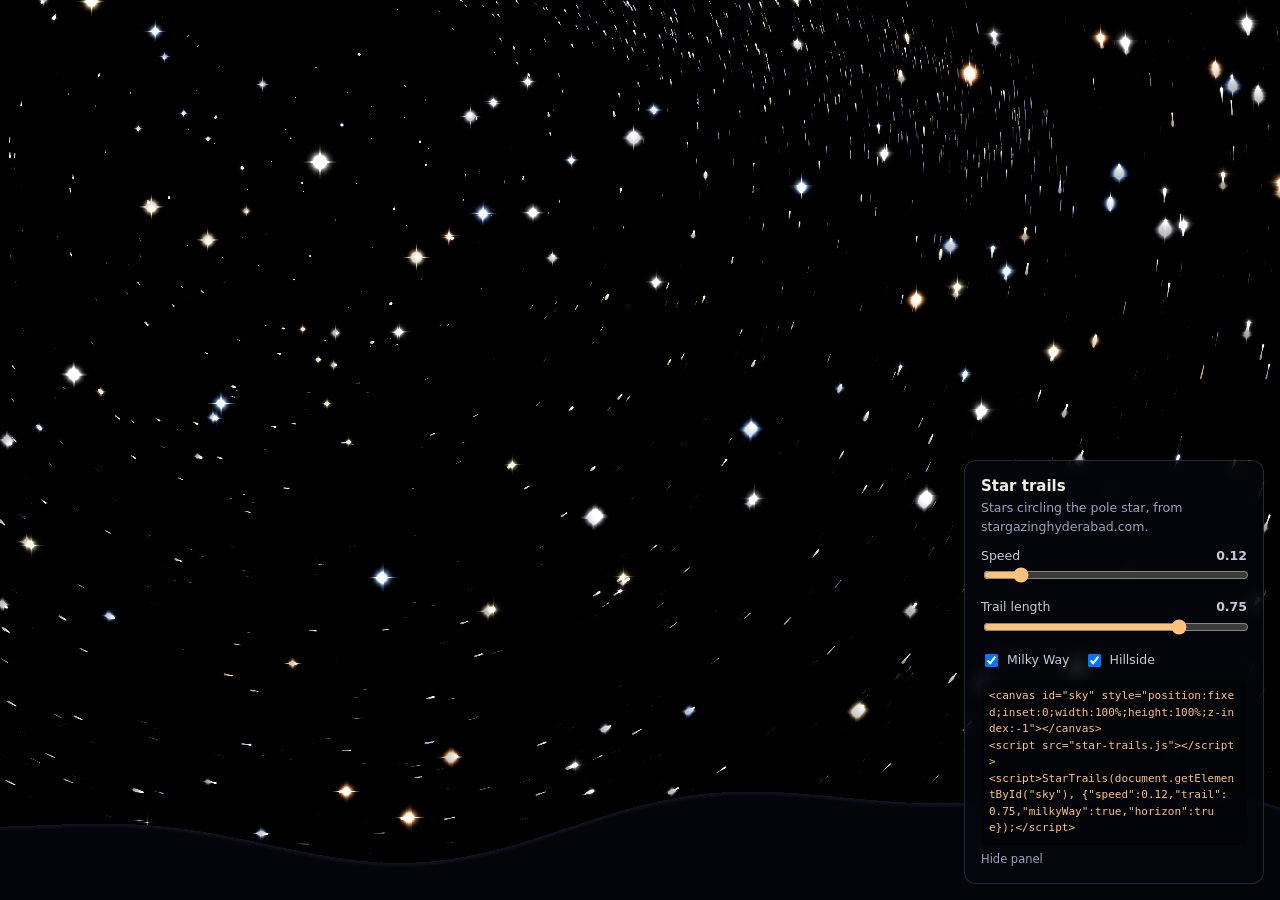
<file: extras/star-trails/index.html>
<!doctype html>
<html lang="en">
<head>
<meta charset="utf-8">
<meta name="viewport" content="width=device-width, initial-scale=1">
<title>Star Trails</title>
<meta name="robots" content="noindex">
<style>
  html,body{margin:0;height:100%;background:#04050a;color:#f1eee6;font:15px/1.5 system-ui,sans-serif;overflow:hidden}
  #sky{position:fixed;inset:0;width:100%;height:100%;display:block}
  .panel{position:fixed;right:16px;bottom:16px;width:min(300px,calc(100% - 32px));background:rgba(5,7,15,.72);backdrop-filter:blur(8px);-webkit-backdrop-filter:blur(8px);border:1px solid rgba(190,200,235,.18);border-radius:12px;padding:14px 16px;box-sizing:border-box}
  .panel h1{font-size:15px;margin:0 0 2px;font-weight:600}.panel p{margin:0 0 10px;color:#9aa1bb;font-size:12.5px}
  label{display:flex;justify-content:space-between;gap:8px;font-size:12.5px;color:#c9c9d6;margin-top:8px}
  input[type=range]{width:100%;accent-color:#ffc27a}
  .row{display:flex;gap:14px;margin-top:10px}.row label{margin:0;justify-content:flex-start;align-items:center;gap:6px}
  code{display:block;margin-top:10px;font-size:11px;color:#ffc27a;white-space:pre-wrap;word-break:break-all;background:rgba(0,0,0,.35);padding:8px;border-radius:6px}
  button{all:unset;cursor:pointer;font-size:11.5px;color:#9aa1bb;margin-top:6px}button:hover{color:#f1eee6}
  .hide .body{display:none}
</style>
</head>
<body>
<canvas id="sky" aria-hidden="true"></canvas>
<div class="panel" id="panel">
  <h1>Star trails</h1><p>Stars circling the pole star, from stargazinghyderabad.com.</p>
  <div class="body">
    <label>Speed <b id="vs">0.12</b></label><input id="speed" type="range" min="0" max="1" step=".01" value=".12">
    <label>Trail length <b id="vt">0.75</b></label><input id="trail" type="range" min="0" max="1" step=".01" value=".75">
    <div class="row"><label><input id="mw" type="checkbox" checked> Milky Way</label><label><input id="hz" type="checkbox" checked> Hillside</label></div>
    <code id="code"></code>
  </div>
  <button type="button" id="toggle">Hide panel</button>
</div>
<script src="star-trails.js"></script>
<script>
  const $ = id => document.getElementById(id);
  let opts = { speed: .12, trail: .75, milkyWay: true, horizon: true }, sky;
  const start = () => { sky && sky.stop(); sky = StarTrails($("sky"), Object.assign({}, opts)); show(); };
  const show = () => { $("vs").textContent = opts.speed; $("vt").textContent = opts.trail;
    $("code").textContent = `<canvas id="sky" style="position:fixed;inset:0;width:100%;height:100%;z-index:-1"></canvas>\n<script src="star-trails.js"><\/script>\n<script>StarTrails(document.getElementById("sky"), ${JSON.stringify(opts)});<\/script>`; };
  $("speed").oninput = e => { opts.speed = +e.target.value; sky.set("speed", opts.speed); show(); };
  $("trail").oninput = e => { opts.trail = +e.target.value; sky.set("trail", opts.trail); show(); };
  $("mw").onchange = e => { opts.milkyWay = e.target.checked; start(); };
  $("hz").onchange = e => { opts.horizon = e.target.checked; sky.set("horizon", opts.horizon); show(); };
  $("toggle").onclick = () => { const h = $("panel").classList.toggle("hide"); $("toggle").textContent = h ? "Show panel" : "Hide panel"; };
  start();
</script>
</body>
</html>
</file>
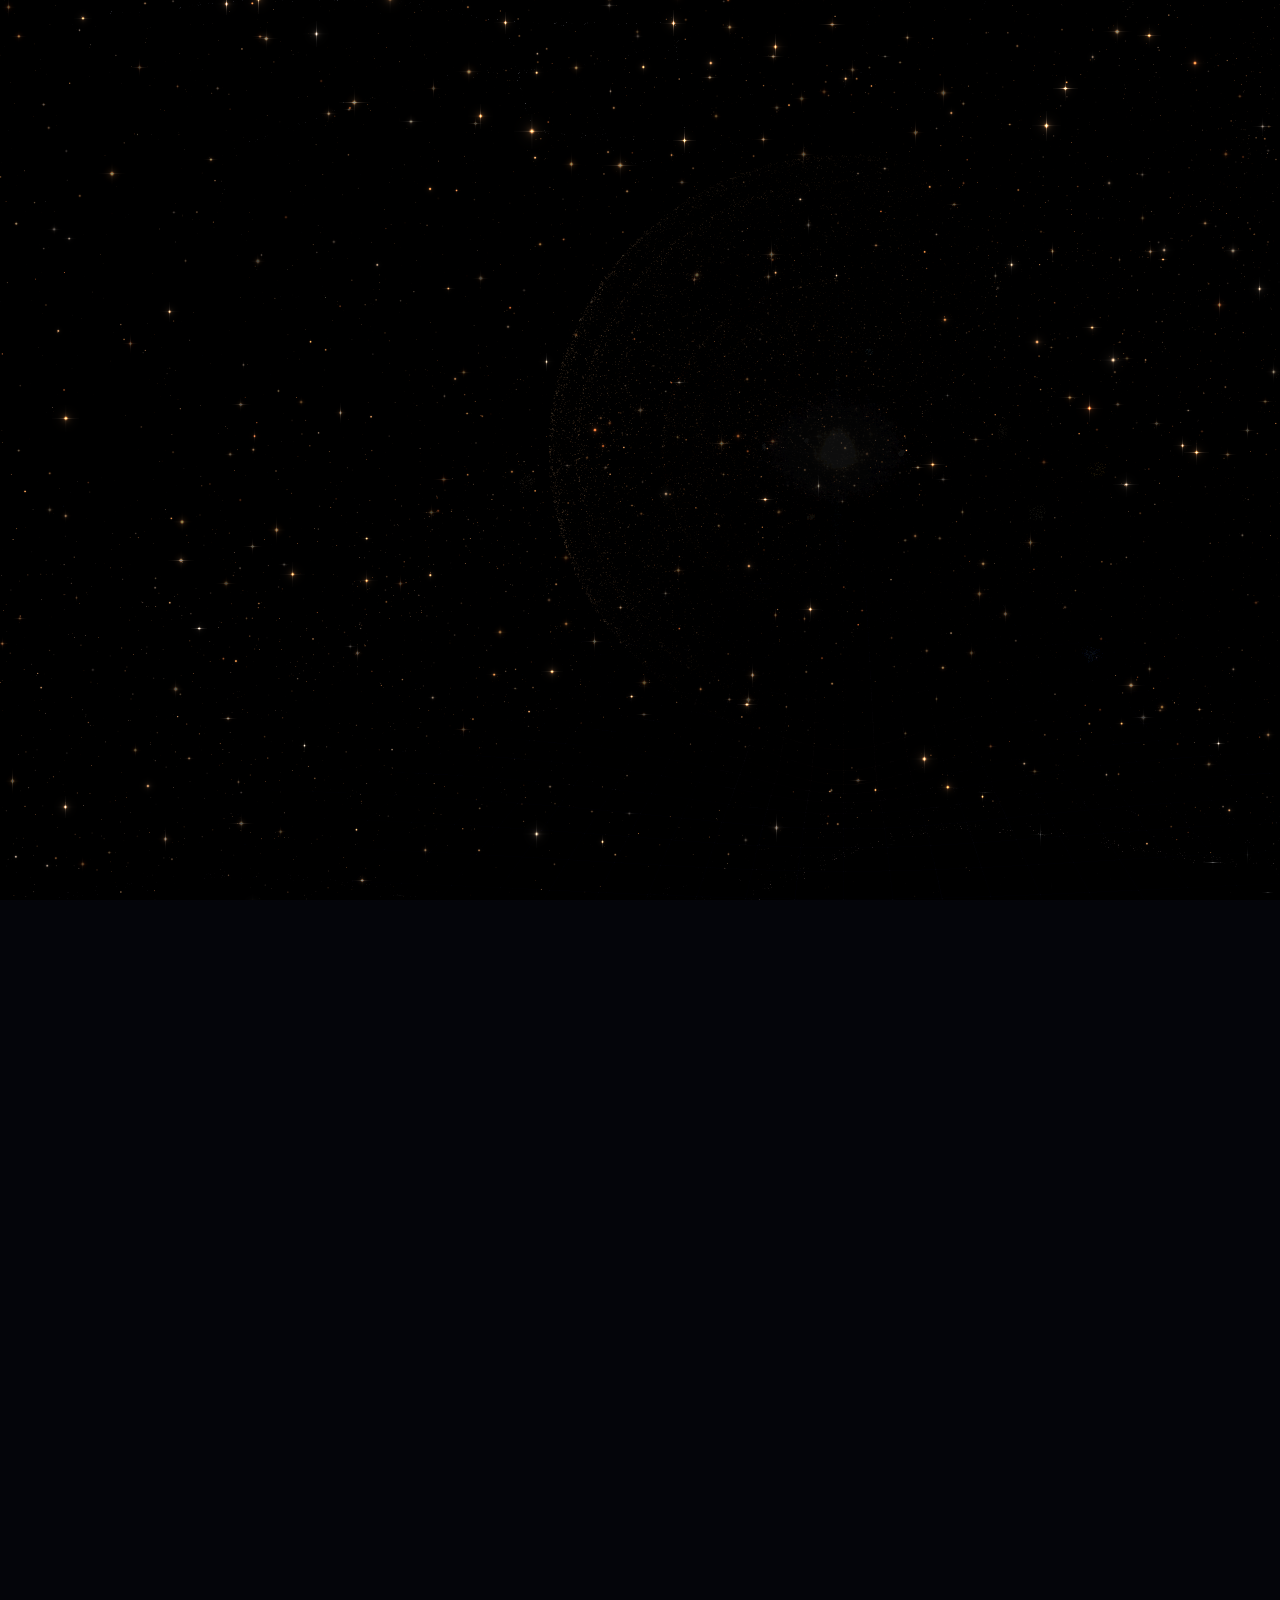
<file: extras/universe-journey/index.html>
<!doctype html>
<html lang="en">
<head>
<meta charset="utf-8">
<meta name="viewport" content="width=device-width, initial-scale=1, viewport-fit=cover">
<meta name="robots" content="noindex">
<title>Journey Through the Universe</title>
<link rel="preconnect" href="https://fonts.googleapis.com">
<link rel="stylesheet" href="https://fonts.googleapis.com/css2?family=Space+Grotesk:wght@500;600&family=IBM+Plex+Mono:wght@400;500&family=Instrument+Sans:wght@400;500&display=swap">
<style>
/* A fixed particle universe behind a tall scroll track: one track section per stop, each with a sticky caption. Single dark look on purpose. */
:root{--void:#04050a;--glass:rgba(6,9,20,.62);--line:rgba(190,200,235,.16);--star:#f1eee6;--star2:#c9c9d6;--dim:#9aa1bb;--amber:#ffc27a;--ice:#8fd3ff;
  --display:"Space Grotesk",system-ui,sans-serif;--body:"Instrument Sans",system-ui,sans-serif;--mono:"IBM Plex Mono",ui-monospace,monospace;color-scheme:dark}
body{margin:0;background:var(--void);color:var(--star);font:15px/1.55 var(--body)}
.sky{position:fixed;inset:0;z-index:0}
.sky canvas{width:100%;height:100%;display:block}
.track{position:relative;z-index:1}
.stop{position:relative;padding-left:max(16px,env(safe-area-inset-left,0px));padding-right:max(16px,env(safe-area-inset-right,0px))}
.cap{position:sticky;top:calc(14vh + env(safe-area-inset-top,0px));width:min(380px,100%);margin-left:clamp(0px,5vw,72px);box-sizing:border-box;
  background:var(--glass);backdrop-filter:blur(8px);-webkit-backdrop-filter:blur(8px);border:1px solid var(--line);border-radius:14px;padding:18px 20px;display:grid;gap:10px}
.ch{display:flex;justify-content:space-between;gap:12px;flex-wrap:wrap;font:500 10.5px/1.3 var(--mono);letter-spacing:.14em;text-transform:uppercase;color:var(--amber)}
.cap h2{font:600 clamp(26px,3.4vw,36px)/1.02 var(--display);letter-spacing:-.02em;margin:0;text-wrap:balance}
.coord{font:400 11px/1.4 var(--mono);color:var(--dim);margin:0}
.cap ol{list-style:none;margin:0;padding:0;display:grid;gap:8px}
.cap li{color:var(--star2);font-size:14.5px;padding-left:22px;position:relative;transition:color .3s}
.cap li::before{content:"";position:absolute;left:4px;top:.6em;width:7px;height:7px;border-radius:50%;border:1px solid var(--dim)}
.cap li.on{color:var(--star)}
.cap li.on::before{background:var(--amber);border-color:var(--amber)}
.phys{display:flex;flex-wrap:wrap;gap:6px}
.phys span{font:500 10px/1 var(--mono);letter-spacing:.08em;text-transform:uppercase;color:var(--ice);border:1px solid rgba(143,211,255,.3);border-radius:999px;padding:5px 8px}
.hint{font:500 10.5px/1.3 var(--mono);letter-spacing:.12em;text-transform:uppercase;color:var(--dim);margin:0}
.cap button{all:unset;cursor:pointer;justify-self:start;font:500 11px/1 var(--mono);letter-spacing:.1em;text-transform:uppercase;border:1px solid var(--line);border-radius:999px;padding:9px 13px;color:var(--star)}
.cap button:hover{border-color:var(--amber);color:var(--amber)}
.cap button:focus-visible,.dots button:focus-visible{outline:1.5px solid var(--amber);outline-offset:2px}
.intro .cap{top:calc(18vh + env(safe-area-inset-top,0px))}
.intro h1{font:600 clamp(32px,5vw,54px)/1 var(--display);letter-spacing:-.03em;margin:0;text-wrap:balance}
.intro p{margin:0;color:var(--star2)}
.cue{position:fixed;left:50%;bottom:calc(76px + env(safe-area-inset-bottom,0px));transform:translateX(-50%);z-index:2;font:500 10.5px/1 var(--mono);letter-spacing:.2em;text-transform:uppercase;color:var(--dim);transition:opacity .5s;pointer-events:none}
.hud{position:fixed;left:0;right:0;bottom:0;z-index:3;display:grid;grid-template-columns:auto 1fr auto;align-items:center;gap:14px;
  padding:12px max(16px,env(safe-area-inset-right,0px)) calc(12px + env(safe-area-inset-bottom,0px)) max(16px,env(safe-area-inset-left,0px));background:linear-gradient(rgba(4,5,10,0),rgba(4,5,10,.85) 45%)}
.hud .prog{position:absolute;left:0;right:0;top:0;height:2px;background:var(--line)}
.hud .prog i{display:block;height:100%;background:var(--amber);transform-origin:left;transform:scaleX(0)}
.hud .name{display:flex;gap:10px;align-items:baseline;min-width:0}
.hud .name em{font:500 11px/1 var(--mono);font-style:normal;letter-spacing:.12em;color:var(--amber);white-space:nowrap}
.hud .name b{font:500 15px/1.2 var(--display);white-space:nowrap;overflow:hidden;text-overflow:ellipsis}
.dots{display:flex;justify-content:center;gap:9px;list-style:none;margin:0;padding:0}
.dots button{all:unset;cursor:pointer;display:block;width:9px;height:9px;border-radius:50%;border:1px solid var(--dim)}
.dots button[aria-current]{background:var(--amber);border-color:var(--amber)}
.dist{text-align:right;display:grid}
.dist b{font:500 15px/1.2 var(--display);font-variant-numeric:tabular-nums}
.dist em{font:400 10.5px/1.3 var(--mono);font-style:normal;color:var(--amber)}
@media (max-width:760px){
  .cap{margin-left:0;top:auto;bottom:calc(84px + env(safe-area-inset-bottom,0px));position:sticky;width:100%;padding:14px 16px;gap:8px}
  .stop{display:flex;flex-direction:column;justify-content:flex-end}
  .cap li{font-size:13.5px}
  .dots{display:none}
  .hud{grid-template-columns:minmax(0,1fr) auto}
  .intro .cap ol{display:none}
}
@media (prefers-reduced-motion:reduce){.cap li{transition:none}}
/* visuals only: no caption cards or information bar */
.cap,.hud{display:none!important}
.cue{bottom:calc(28px + env(safe-area-inset-bottom,0px))}
</style>
</head>
<body>
<div class="sky" id="stage" aria-hidden="true"><canvas id="cv"></canvas></div>
<main class="track" id="track"></main>
<div class="cue" id="cue">Scroll to leave Earth ↓</div>
<nav class="hud" aria-label="Journey position">
  <div class="prog"><i id="bar"></i></div>
  <div class="name"><em id="hch">I / XIII</em><b id="hname">Look up</b></div>
  <ol class="dots" id="dots"></ol>
  <div class="dist"><b id="hudD"></b><em id="hudL"></em></div>
</nav>

<script src="../../js/universe.js"></script>
<script>
(function () {
  const U = window.Universe, SC = U.SCENES, LAST = SC.length - 1, track = document.getElementById("track"), $ = id => document.getElementById(id);
  const esc = s => String(s).replace(/&/g, "&amp;").replace(/</g, "&lt;");
  /* one tall section per stop; the last one is a single screen so the journey ends on it */
  const secH = () => innerHeight * 1.6;
  track.innerHTML = SC.map((s, i) => `<section class="stop${i === 0 ? " intro" : ""}" id="stop${i}" aria-labelledby="h${i}">
    <div class="cap">
      ${i === 0 ? `<span class="ch"><span>stargazinghyderabad.com</span><span>13 stops</span></span><h1 id="h${i}">Journey through the universe</h1>
        <p>Scroll from a hillside under the night sky, out past the Moon, planets, nebulae and galaxies to the cosmic web, down to the smallest scale, and back to the Big Bang.</p>` :
        `<span class="ch"><span>Stop ${U.ROMAN[i]}</span><span>${esc(s.coord.split(" · ")[0])}</span></span><h2 id="h${i}">${esc(s.name)}</h2>`}
      ${i === 0 ? "" : `<p class="coord">${esc(s.coord)}</p>`}
      <ol>${s.beats.map((b, k) => `<li data-k="${k}">${esc(b)}</li>`).join("")}</ol>
      ${s.theory ? `<div class="phys" aria-label="Physics shown here">${s.theory.map(t => `<span>${esc(t[0])}</span>`).join("")}</div>` : ""}
      ${s.bang ? `<button type="button" id="replay">Replay the Big Bang</button><button type="button" id="back">Back to Earth ↑</button>` : `<p class="hint">Keep scrolling ${esc(s.b)} ↓</p>`}
    </div></section>`).join("");
  const size = () => SC.forEach((_, i) => { $("stop" + i).style.height = (i === LAST ? innerHeight : secH()) + "px"; });
  size(); addEventListener("resize", size);
  $("dots").innerHTML = SC.map((s, i) => `<li><button type="button" aria-label="Go to stop ${i + 1}: ${esc(s.name)}" title="${esc(s.name)}" data-i="${i}"></button></li>`).join("");
  const getP = () => Math.max(0, Math.min(LAST, scrollY / secH()));
  const scrollToP = i => scrollTo({ top: i * secH() + 2, behavior: U.reduced ? "auto" : "smooth" });
  $("dots").addEventListener("click", e => { const b = e.target.closest("button"); if (b) scrollToP(+b.dataset.i); });
  $("replay").addEventListener("click", () => dispatchEvent(new Event("universe:bang")));
  $("back").addEventListener("click", () => scrollTo({ top: 0, behavior: U.reduced ? "auto" : "smooth" }));
  let cur = -1;
  U.init({
    stage: $("stage"), canvas: $("cv"), bar: $("bar"), cue: $("cue"), hudD: $("hudD"), hudL: $("hudL"),
    getP, scrollToP, shift: () => (innerWidth > 1020 ? .36 : 0),
    onScene(i, beat) {
      if (i !== cur) { cur = i; $("hch").textContent = U.ROMAN[i] + " / " + U.ROMAN[LAST]; $("hname").textContent = SC[i].name;
        document.querySelectorAll("#dots button").forEach((b, k) => k === i ? b.setAttribute("aria-current", "step") : b.removeAttribute("aria-current")); }
      document.querySelectorAll("#stop" + i + " li").forEach(li => li.classList.toggle("on", +li.dataset.k === beat));
    }
  });
})();
</script>
</body>
</html>
</file>
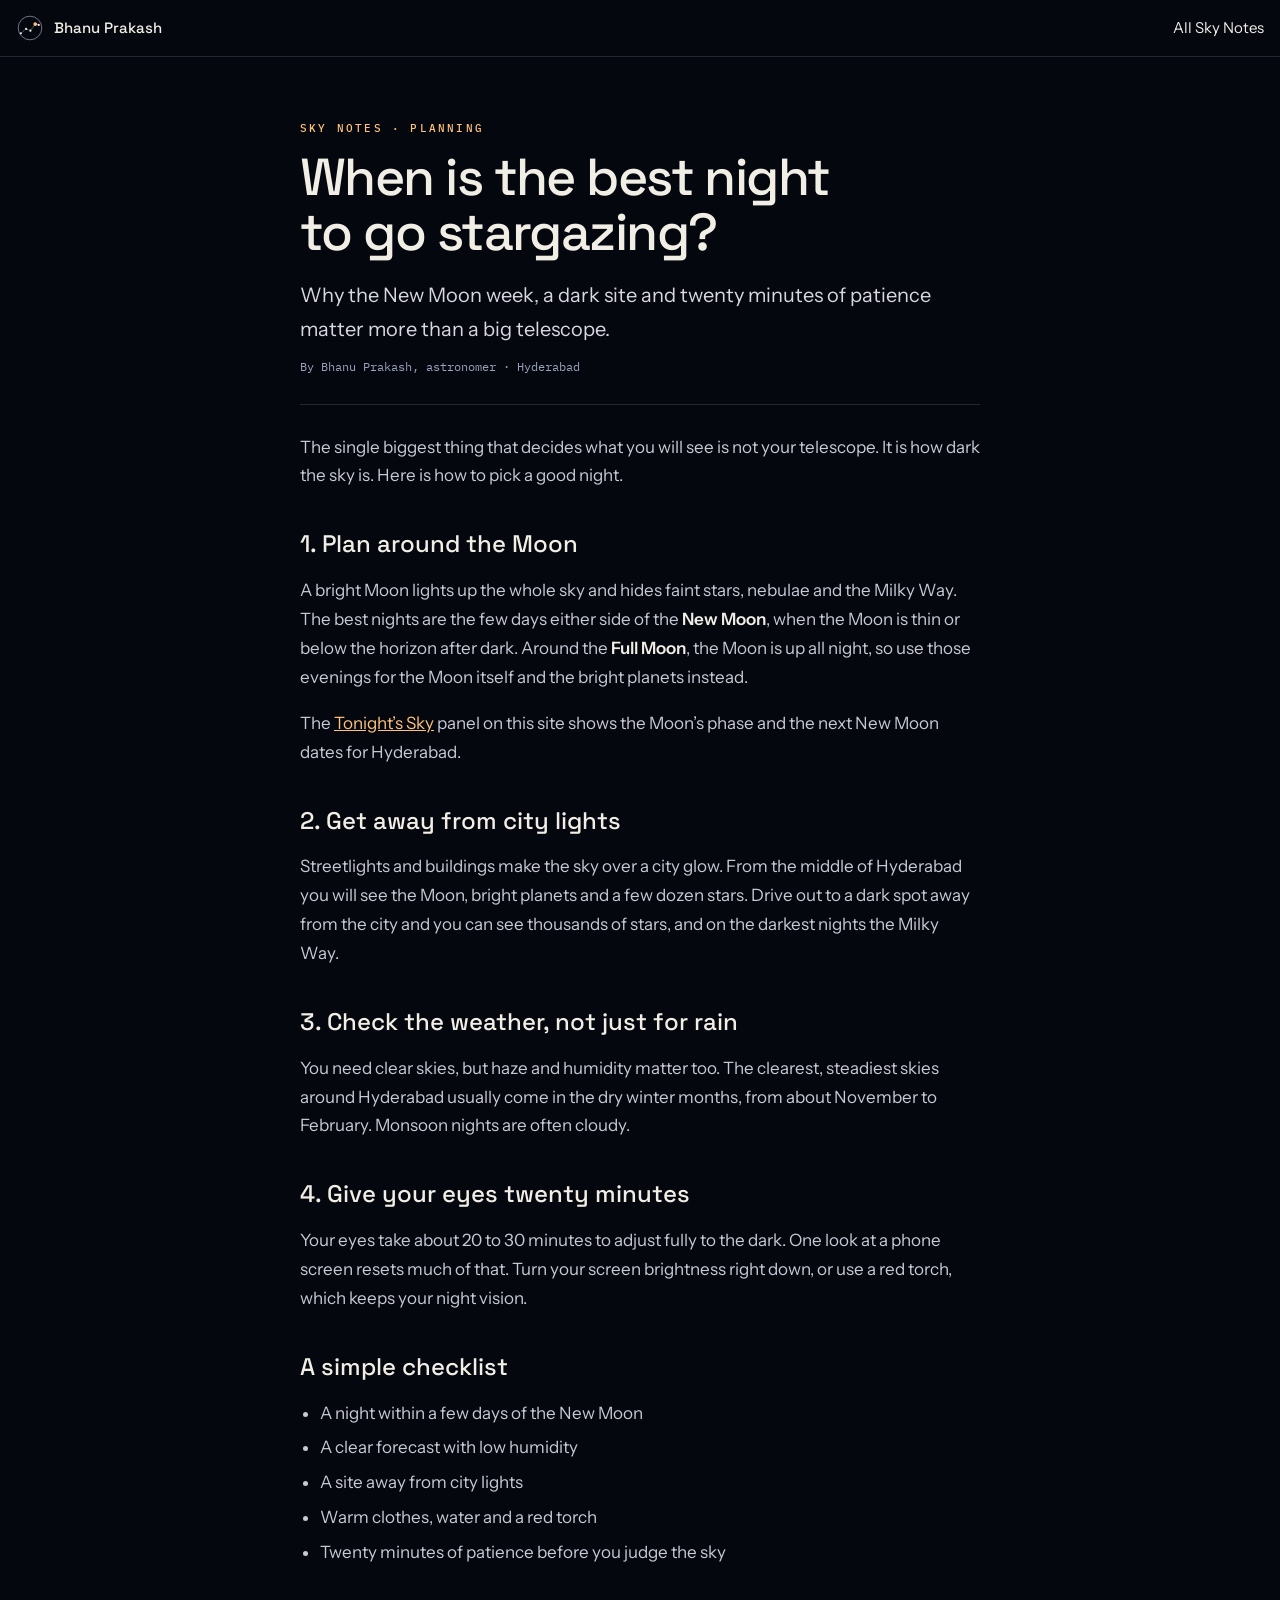
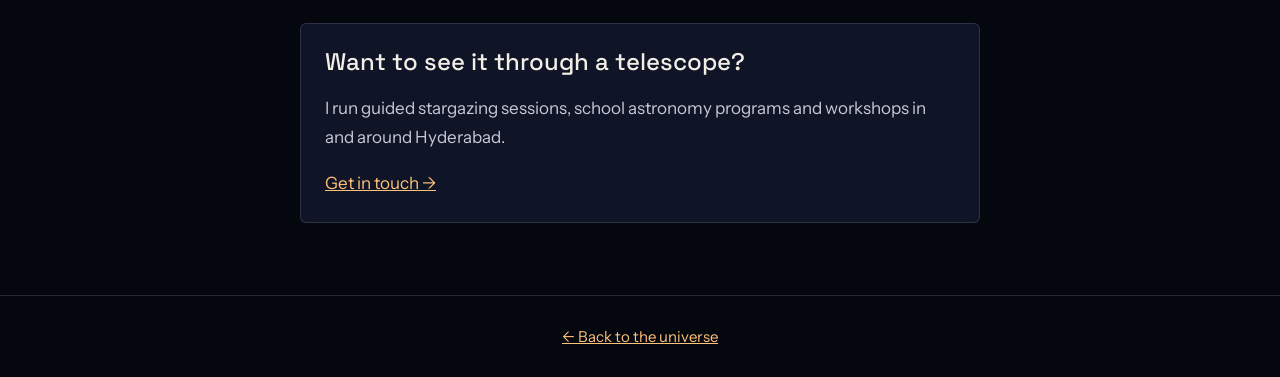
<file: notes/best-night-for-stargazing.html>
<!doctype html>
<html lang="en-IN">
<head>
  <meta charset="utf-8">
  <meta name="viewport" content="width=device-width, initial-scale=1">
  <meta name="theme-color" content="#05070f">
  <title>When is the best night to go stargazing? | Sky Notes by Bhanu Prakash</title>
  <meta name="description" content="Why the New Moon week, a dark site and twenty minutes of patience matter more than a big telescope.">
  <link rel="canonical" href="https://stargazinghyderabad.com/notes/best-night-for-stargazing.html">
  <meta property="og:type" content="article">
  <meta property="og:title" content="When is the best night to go stargazing?">
  <meta property="og:description" content="Why the New Moon week, a dark site and twenty minutes of patience matter more than a big telescope.">
  <meta property="og:url" content="https://stargazinghyderabad.com/notes/best-night-for-stargazing.html">
  <meta property="og:image" content="https://stargazinghyderabad.com/assets/og-image.png">
  <meta name="twitter:card" content="summary_large_image">
  <link rel="icon" href="../assets/app-icon.svg" type="image/svg+xml">
  <link rel="preconnect" href="https://fonts.googleapis.com">
  <link rel="preconnect" href="https://fonts.gstatic.com" crossorigin>
  <link rel="stylesheet" href="https://fonts.googleapis.com/css2?family=Space+Grotesk:wght@500&family=IBM+Plex+Mono:wght@400;500&family=Instrument+Sans:wght@400;500;600&display=swap">
  <link rel="stylesheet" href="note.css">
  <script type="application/ld+json">{"@context": "https://schema.org", "@type": "BlogPosting", "headline": "When is the best night to go stargazing?", "description": "Why the New Moon week, a dark site and twenty minutes of patience matter more than a big telescope.", "url": "https://stargazinghyderabad.com/notes/best-night-for-stargazing.html", "inLanguage": "en-IN", "image": "https://stargazinghyderabad.com/assets/og-image.png", "author": {"@type": "Person", "name": "Bhanu Prakash", "url": "https://stargazinghyderabad.com/"}, "publisher": {"@type": "Person", "name": "Bhanu Prakash"}, "datePublished": "2026-11-13", "mainEntityOfPage": "https://stargazinghyderabad.com/notes/best-night-for-stargazing.html"}</script>
</head>
<body>
  <header class="bar"><a href="../" class="home"><img src="../assets/app-icon.svg" alt="" width="28" height="28"> Bhanu Prakash</a><a href="../#notes">All Sky Notes</a></header>
  <main>
    <article>
      <p class="eyebrow">Sky Notes · Planning</p>
      <h1>When is the best night to go stargazing?</h1>
      <p class="lede">Why the New Moon week, a dark site and twenty minutes of patience matter more than a big telescope.</p>
      <p class="by">By Bhanu Prakash, astronomer · Hyderabad</p>
      <p>The single biggest thing that decides what you will see is not your telescope. It is how dark the sky is. Here is how to pick a good night.</p>
      <h2>1. Plan around the Moon</h2>
      <p>A bright Moon lights up the whole sky and hides faint stars, nebulae and the Milky Way. The best nights are the few days either side of the <strong>New Moon</strong>, when the Moon is thin or below the horizon after dark. Around the <strong>Full Moon</strong>, the Moon is up all night, so use those evenings for the Moon itself and the bright planets instead.</p>
      <p>The <a href="../#tonight">Tonight’s Sky</a> panel on this site shows the Moon’s phase and the next New Moon dates for Hyderabad.</p>
      <h2>2. Get away from city lights</h2>
      <p>Streetlights and buildings make the sky over a city glow. From the middle of Hyderabad you will see the Moon, bright planets and a few dozen stars. Drive out to a dark spot away from the city and you can see thousands of stars, and on the darkest nights the Milky Way.</p>
      <h2>3. Check the weather, not just for rain</h2>
      <p>You need clear skies, but haze and humidity matter too. The clearest, steadiest skies around Hyderabad usually come in the dry winter months, from about November to February. Monsoon nights are often cloudy.</p>
      <h2>4. Give your eyes twenty minutes</h2>
      <p>Your eyes take about 20 to 30 minutes to adjust fully to the dark. One look at a phone screen resets much of that. Turn your screen brightness right down, or use a red torch, which keeps your night vision.</p>
      <h2>A simple checklist</h2>
      <ul><li>A night within a few days of the New Moon</li><li>A clear forecast with low humidity</li><li>A site away from city lights</li><li>Warm clothes, water and a red torch</li><li>Twenty minutes of patience before you judge the sky</li></ul>
      <aside class="cta"><h2>Want to see it through a telescope?</h2><p>I run guided stargazing sessions, school astronomy programs and workshops in and around Hyderabad.</p><a href="../#contact">Get in touch →</a></aside>
    </article>
  </main>
  <footer><a href="../">← Back to the universe</a></footer>
</body>
</html>
</file>
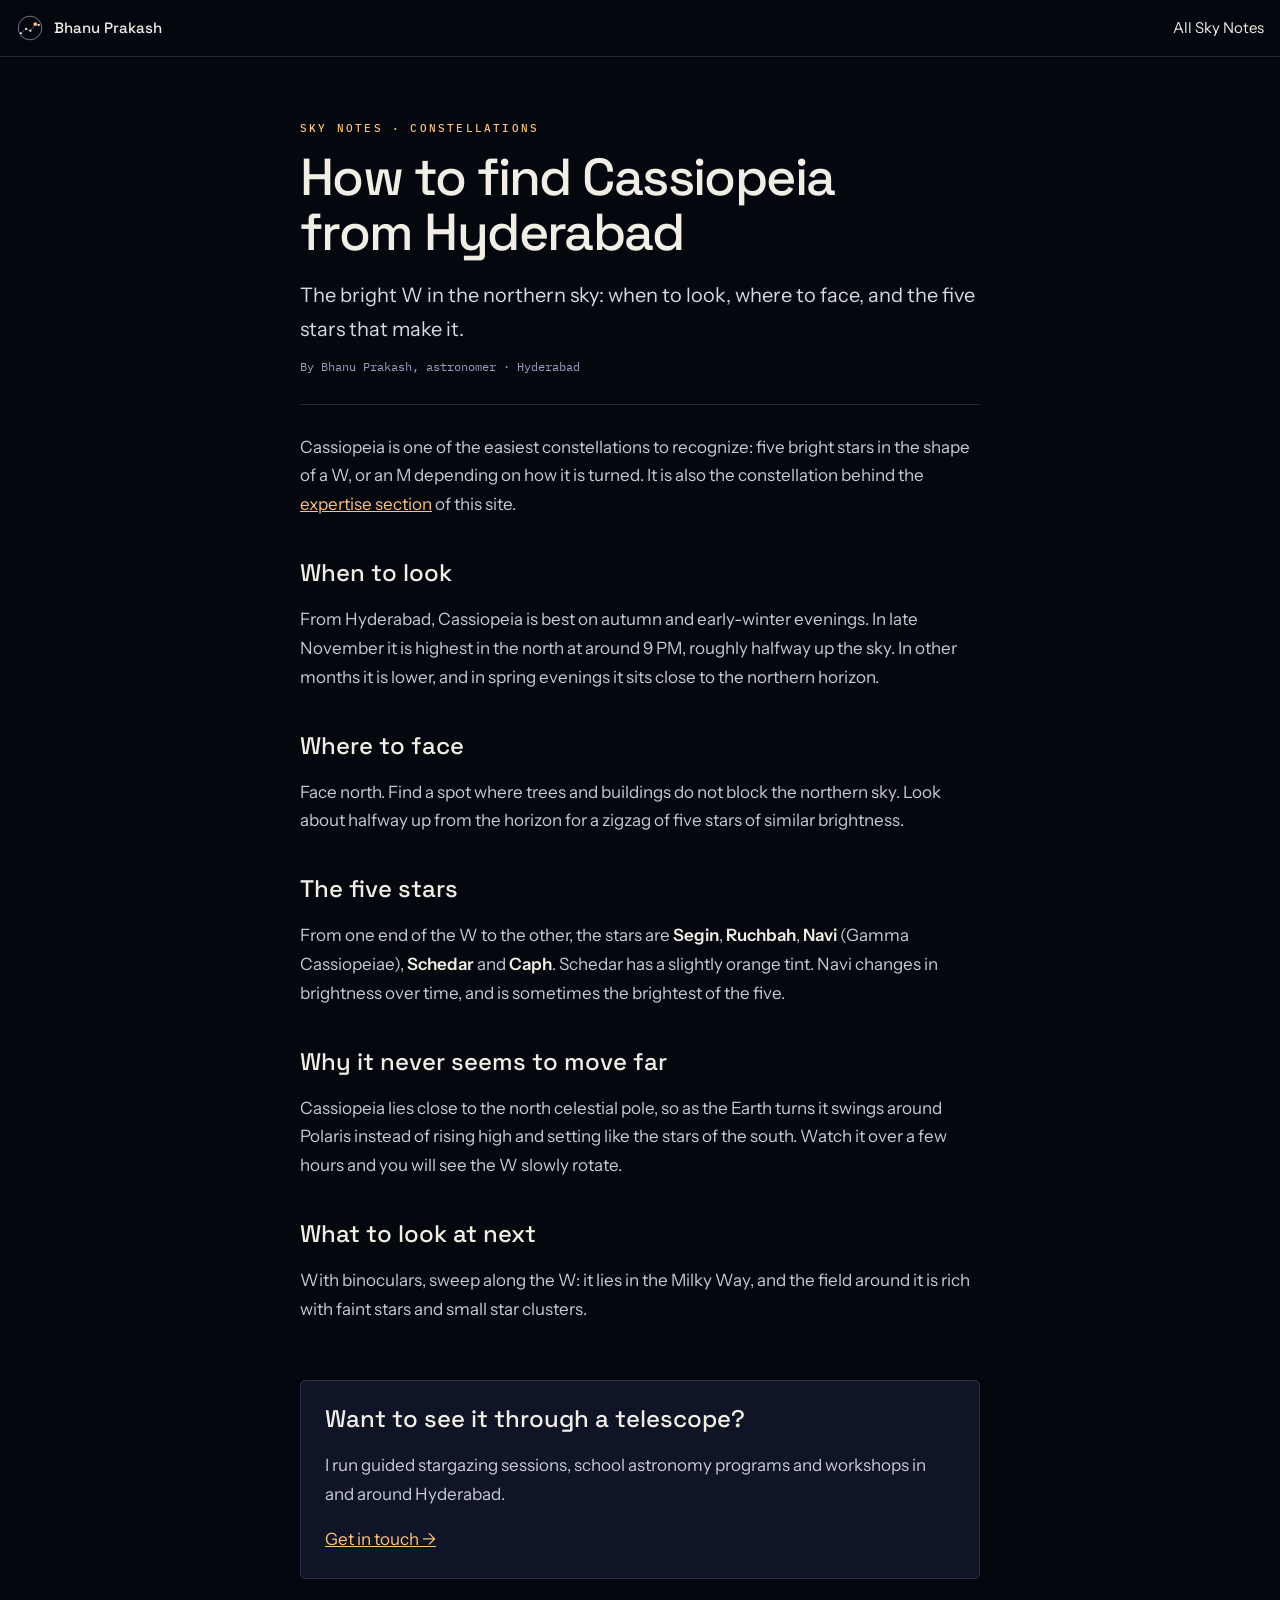
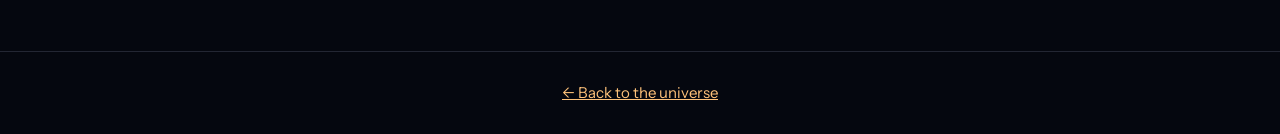
<file: notes/find-cassiopeia-from-hyderabad.html>
<!doctype html>
<html lang="en-IN">
<head>
  <meta charset="utf-8">
  <meta name="viewport" content="width=device-width, initial-scale=1">
  <meta name="theme-color" content="#05070f">
  <title>How to find Cassiopeia from Hyderabad | Sky Notes by Bhanu Prakash</title>
  <meta name="description" content="The bright W in the northern sky: when to look, where to face, and the five stars that make it.">
  <link rel="canonical" href="https://stargazinghyderabad.com/notes/find-cassiopeia-from-hyderabad.html">
  <meta property="og:type" content="article">
  <meta property="og:title" content="How to find Cassiopeia from Hyderabad">
  <meta property="og:description" content="The bright W in the northern sky: when to look, where to face, and the five stars that make it.">
  <meta property="og:url" content="https://stargazinghyderabad.com/notes/find-cassiopeia-from-hyderabad.html">
  <meta property="og:image" content="https://stargazinghyderabad.com/assets/og-image.png">
  <meta name="twitter:card" content="summary_large_image">
  <link rel="icon" href="../assets/app-icon.svg" type="image/svg+xml">
  <link rel="preconnect" href="https://fonts.googleapis.com">
  <link rel="preconnect" href="https://fonts.gstatic.com" crossorigin>
  <link rel="stylesheet" href="https://fonts.googleapis.com/css2?family=Space+Grotesk:wght@500&family=IBM+Plex+Mono:wght@400;500&family=Instrument+Sans:wght@400;500;600&display=swap">
  <link rel="stylesheet" href="note.css">
  <script type="application/ld+json">{"@context": "https://schema.org", "@type": "BlogPosting", "headline": "How to find Cassiopeia from Hyderabad", "description": "The bright W in the northern sky: when to look, where to face, and the five stars that make it.", "url": "https://stargazinghyderabad.com/notes/find-cassiopeia-from-hyderabad.html", "inLanguage": "en-IN", "image": "https://stargazinghyderabad.com/assets/og-image.png", "author": {"@type": "Person", "name": "Bhanu Prakash", "url": "https://stargazinghyderabad.com/"}, "publisher": {"@type": "Person", "name": "Bhanu Prakash"}, "datePublished": "2026-11-13", "mainEntityOfPage": "https://stargazinghyderabad.com/notes/find-cassiopeia-from-hyderabad.html"}</script>
</head>
<body>
  <header class="bar"><a href="../" class="home"><img src="../assets/app-icon.svg" alt="" width="28" height="28"> Bhanu Prakash</a><a href="../#notes">All Sky Notes</a></header>
  <main>
    <article>
      <p class="eyebrow">Sky Notes · Constellations</p>
      <h1>How to find Cassiopeia from Hyderabad</h1>
      <p class="lede">The bright W in the northern sky: when to look, where to face, and the five stars that make it.</p>
      <p class="by">By Bhanu Prakash, astronomer · Hyderabad</p>
      <p>Cassiopeia is one of the easiest constellations to recognize: five bright stars in the shape of a W, or an M depending on how it is turned. It is also the constellation behind the <a href="../#expertise">expertise section</a> of this site.</p>
      <h2>When to look</h2>
      <p>From Hyderabad, Cassiopeia is best on autumn and early-winter evenings. In late November it is highest in the north at around 9 PM, roughly halfway up the sky. In other months it is lower, and in spring evenings it sits close to the northern horizon.</p>
      <h2>Where to face</h2>
      <p>Face north. Find a spot where trees and buildings do not block the northern sky. Look about halfway up from the horizon for a zigzag of five stars of similar brightness.</p>
      <h2>The five stars</h2>
      <p>From one end of the W to the other, the stars are <strong>Segin</strong>, <strong>Ruchbah</strong>, <strong>Navi</strong> (Gamma Cassiopeiae), <strong>Schedar</strong> and <strong>Caph</strong>. Schedar has a slightly orange tint. Navi changes in brightness over time, and is sometimes the brightest of the five.</p>
      <h2>Why it never seems to move far</h2>
      <p>Cassiopeia lies close to the north celestial pole, so as the Earth turns it swings around Polaris instead of rising high and setting like the stars of the south. Watch it over a few hours and you will see the W slowly rotate.</p>
      <h2>What to look at next</h2>
      <p>With binoculars, sweep along the W: it lies in the Milky Way, and the field around it is rich with faint stars and small star clusters.</p>
      <aside class="cta"><h2>Want to see it through a telescope?</h2><p>I run guided stargazing sessions, school astronomy programs and workshops in and around Hyderabad.</p><a href="../#contact">Get in touch →</a></aside>
    </article>
  </main>
  <footer><a href="../">← Back to the universe</a></footer>
</body>
</html>
</file>
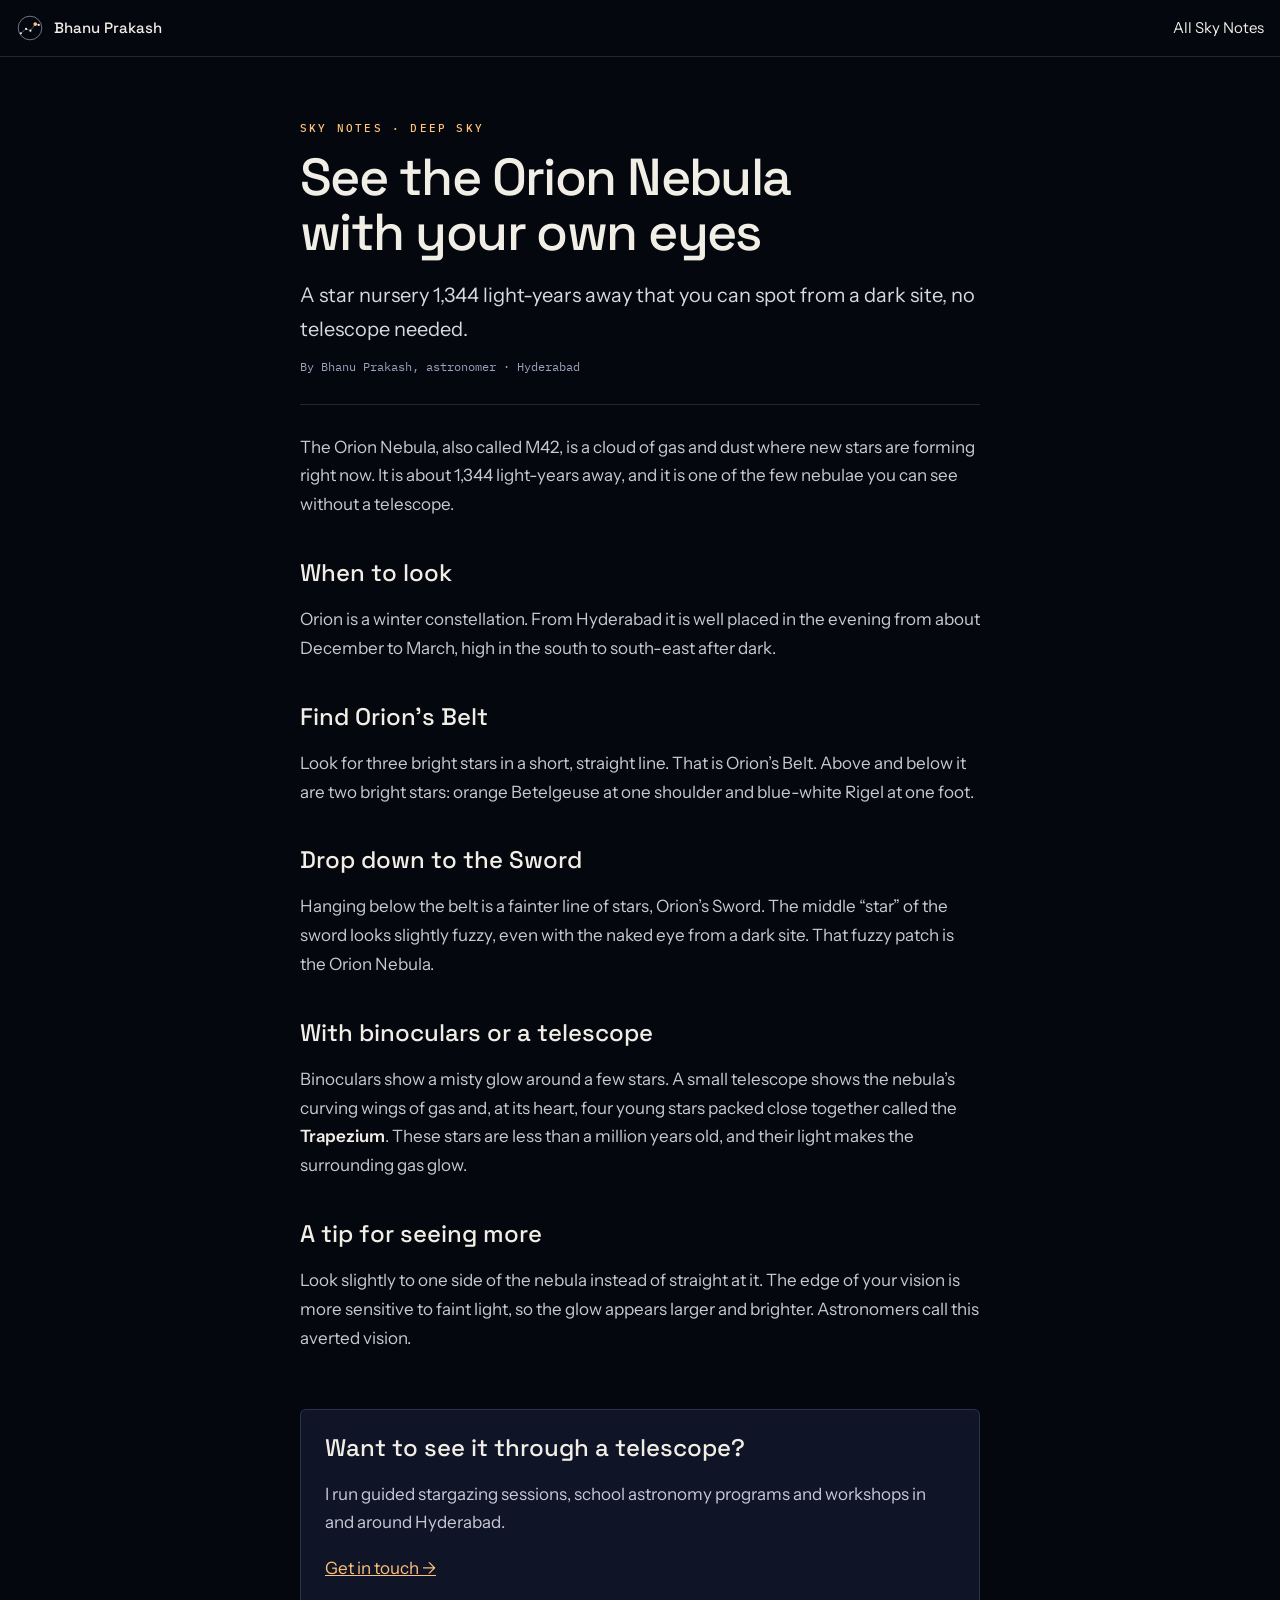
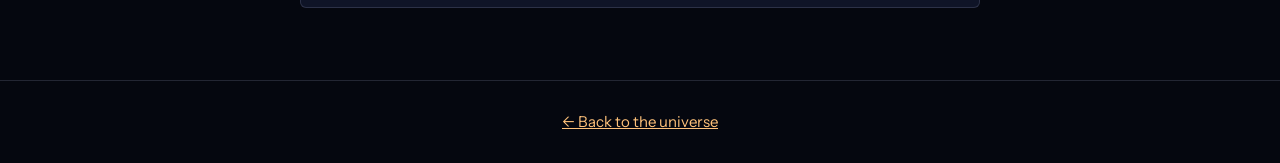
<file: notes/see-the-orion-nebula.html>
<!doctype html>
<html lang="en-IN">
<head>
  <meta charset="utf-8">
  <meta name="viewport" content="width=device-width, initial-scale=1">
  <meta name="theme-color" content="#05070f">
  <title>See the Orion Nebula with your own eyes | Sky Notes by Bhanu Prakash</title>
  <meta name="description" content="A star nursery 1,344 light-years away that you can spot from a dark site, no telescope needed.">
  <link rel="canonical" href="https://stargazinghyderabad.com/notes/see-the-orion-nebula.html">
  <meta property="og:type" content="article">
  <meta property="og:title" content="See the Orion Nebula with your own eyes">
  <meta property="og:description" content="A star nursery 1,344 light-years away that you can spot from a dark site, no telescope needed.">
  <meta property="og:url" content="https://stargazinghyderabad.com/notes/see-the-orion-nebula.html">
  <meta property="og:image" content="https://stargazinghyderabad.com/assets/og-image.png">
  <meta name="twitter:card" content="summary_large_image">
  <link rel="icon" href="../assets/app-icon.svg" type="image/svg+xml">
  <link rel="preconnect" href="https://fonts.googleapis.com">
  <link rel="preconnect" href="https://fonts.gstatic.com" crossorigin>
  <link rel="stylesheet" href="https://fonts.googleapis.com/css2?family=Space+Grotesk:wght@500&family=IBM+Plex+Mono:wght@400;500&family=Instrument+Sans:wght@400;500;600&display=swap">
  <link rel="stylesheet" href="note.css">
  <script type="application/ld+json">{"@context": "https://schema.org", "@type": "BlogPosting", "headline": "See the Orion Nebula with your own eyes", "description": "A star nursery 1,344 light-years away that you can spot from a dark site, no telescope needed.", "url": "https://stargazinghyderabad.com/notes/see-the-orion-nebula.html", "inLanguage": "en-IN", "image": "https://stargazinghyderabad.com/assets/og-image.png", "author": {"@type": "Person", "name": "Bhanu Prakash", "url": "https://stargazinghyderabad.com/"}, "publisher": {"@type": "Person", "name": "Bhanu Prakash"}, "datePublished": "2026-11-13", "mainEntityOfPage": "https://stargazinghyderabad.com/notes/see-the-orion-nebula.html"}</script>
</head>
<body>
  <header class="bar"><a href="../" class="home"><img src="../assets/app-icon.svg" alt="" width="28" height="28"> Bhanu Prakash</a><a href="../#notes">All Sky Notes</a></header>
  <main>
    <article>
      <p class="eyebrow">Sky Notes · Deep sky</p>
      <h1>See the Orion Nebula with your own eyes</h1>
      <p class="lede">A star nursery 1,344 light-years away that you can spot from a dark site, no telescope needed.</p>
      <p class="by">By Bhanu Prakash, astronomer · Hyderabad</p>
      <p>The Orion Nebula, also called M42, is a cloud of gas and dust where new stars are forming right now. It is about 1,344 light-years away, and it is one of the few nebulae you can see without a telescope.</p>
      <h2>When to look</h2>
      <p>Orion is a winter constellation. From Hyderabad it is well placed in the evening from about December to March, high in the south to south-east after dark.</p>
      <h2>Find Orion’s Belt</h2>
      <p>Look for three bright stars in a short, straight line. That is Orion’s Belt. Above and below it are two bright stars: orange Betelgeuse at one shoulder and blue-white Rigel at one foot.</p>
      <h2>Drop down to the Sword</h2>
      <p>Hanging below the belt is a fainter line of stars, Orion’s Sword. The middle “star” of the sword looks slightly fuzzy, even with the naked eye from a dark site. That fuzzy patch is the Orion Nebula.</p>
      <h2>With binoculars or a telescope</h2>
      <p>Binoculars show a misty glow around a few stars. A small telescope shows the nebula’s curving wings of gas and, at its heart, four young stars packed close together called the <strong>Trapezium</strong>. These stars are less than a million years old, and their light makes the surrounding gas glow.</p>
      <h2>A tip for seeing more</h2>
      <p>Look slightly to one side of the nebula instead of straight at it. The edge of your vision is more sensitive to faint light, so the glow appears larger and brighter. Astronomers call this averted vision.</p>
      <aside class="cta"><h2>Want to see it through a telescope?</h2><p>I run guided stargazing sessions, school astronomy programs and workshops in and around Hyderabad.</p><a href="../#contact">Get in touch →</a></aside>
    </article>
  </main>
  <footer><a href="../">← Back to the universe</a></footer>
</body>
</html>
</file>
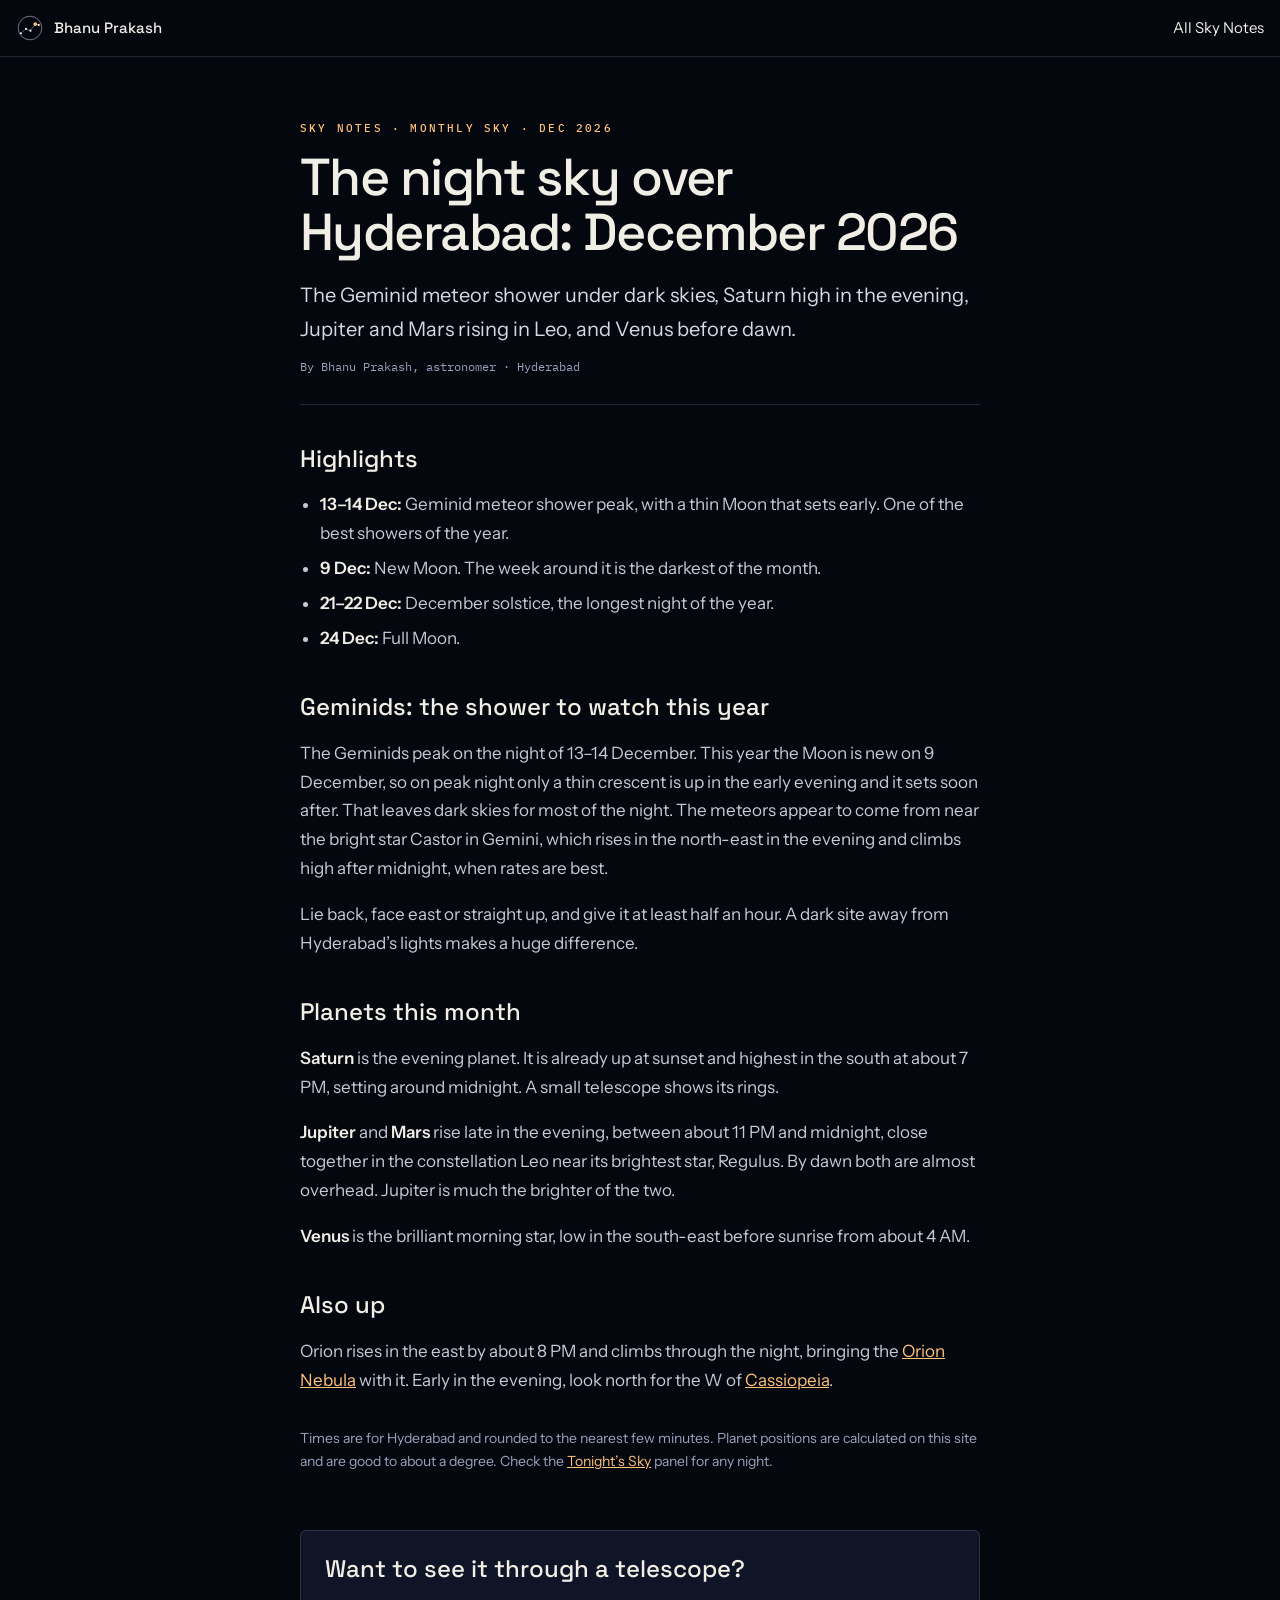
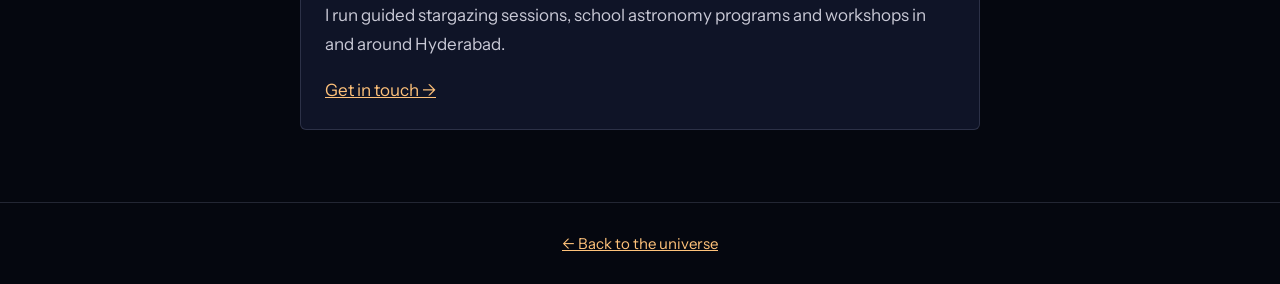
<file: notes/sky-december-2026.html>
<!doctype html>
<html lang="en-IN">
<head>
  <meta charset="utf-8">
  <meta name="viewport" content="width=device-width, initial-scale=1">
  <meta name="theme-color" content="#05070f">
  <title>The night sky over Hyderabad: December 2026 | Sky Notes by Bhanu Prakash</title>
  <meta name="description" content="The Geminid meteor shower under dark skies, Saturn high in the evening, Jupiter and Mars rising in Leo, and Venus before dawn.">
  <link rel="canonical" href="https://stargazinghyderabad.com/notes/sky-december-2026.html">
  <meta property="og:type" content="article">
  <meta property="og:title" content="The night sky over Hyderabad: December 2026">
  <meta property="og:description" content="The Geminid meteor shower under dark skies, Saturn high in the evening, Jupiter and Mars rising in Leo, and Venus before dawn.">
  <meta property="og:url" content="https://stargazinghyderabad.com/notes/sky-december-2026.html">
  <meta property="og:image" content="https://stargazinghyderabad.com/assets/og-image.png">
  <meta name="twitter:card" content="summary_large_image">
  <link rel="icon" href="../assets/app-icon.svg" type="image/svg+xml">
  <link rel="preconnect" href="https://fonts.googleapis.com">
  <link rel="preconnect" href="https://fonts.gstatic.com" crossorigin>
  <link rel="stylesheet" href="https://fonts.googleapis.com/css2?family=Space+Grotesk:wght@500&family=IBM+Plex+Mono:wght@400;500&family=Instrument+Sans:wght@400;500;600&display=swap">
  <link rel="stylesheet" href="note.css">
  <script type="application/ld+json">{"@context": "https://schema.org", "@type": "BlogPosting", "headline": "The night sky over Hyderabad: December 2026", "description": "The Geminid meteor shower under dark skies, Saturn high in the evening, Jupiter and Mars rising in Leo, and Venus before dawn.", "url": "https://stargazinghyderabad.com/notes/sky-december-2026.html", "inLanguage": "en-IN", "image": "https://stargazinghyderabad.com/assets/og-image.png", "author": {"@type": "Person", "name": "Bhanu Prakash", "url": "https://stargazinghyderabad.com/"}, "publisher": {"@type": "Person", "name": "Bhanu Prakash"}, "datePublished": "2026-11-13", "mainEntityOfPage": "https://stargazinghyderabad.com/notes/sky-december-2026.html"}</script>
</head>
<body>
  <header class="bar"><a href="../" class="home"><img src="../assets/app-icon.svg" alt="" width="28" height="28"> Bhanu Prakash</a><a href="../#notes">All Sky Notes</a></header>
  <main>
    <article>
      <p class="eyebrow">Sky Notes · Monthly sky · Dec 2026</p>
      <h1>The night sky over Hyderabad: December 2026</h1>
      <p class="lede">The Geminid meteor shower under dark skies, Saturn high in the evening, Jupiter and Mars rising in Leo, and Venus before dawn.</p>
      <p class="by">By Bhanu Prakash, astronomer · Hyderabad</p>
      <h2>Highlights</h2>
      <ul><li><strong>13–14 Dec:</strong> Geminid meteor shower peak, with a thin Moon that sets early. One of the best showers of the year.</li><li><strong>9 Dec:</strong> New Moon. The week around it is the darkest of the month.</li><li><strong>21–22 Dec:</strong> December solstice, the longest night of the year.</li><li><strong>24 Dec:</strong> Full Moon.</li></ul>
      <h2>Geminids: the shower to watch this year</h2>
      <p>The Geminids peak on the night of 13–14 December. This year the Moon is new on 9 December, so on peak night only a thin crescent is up in the early evening and it sets soon after. That leaves dark skies for most of the night. The meteors appear to come from near the bright star Castor in Gemini, which rises in the north-east in the evening and climbs high after midnight, when rates are best.</p>
      <p>Lie back, face east or straight up, and give it at least half an hour. A dark site away from Hyderabad’s lights makes a huge difference.</p>
      <h2>Planets this month</h2>
      <p><strong>Saturn</strong> is the evening planet. It is already up at sunset and highest in the south at about 7 PM, setting around midnight. A small telescope shows its rings.</p>
      <p><strong>Jupiter</strong> and <strong>Mars</strong> rise late in the evening, between about 11 PM and midnight, close together in the constellation Leo near its brightest star, Regulus. By dawn both are almost overhead. Jupiter is much the brighter of the two.</p>
      <p><strong>Venus</strong> is the brilliant morning star, low in the south-east before sunrise from about 4 AM.</p>
      <h2>Also up</h2>
      <p>Orion rises in the east by about 8 PM and climbs through the night, bringing the <a href="see-the-orion-nebula.html">Orion Nebula</a> with it. Early in the evening, look north for the W of <a href="find-cassiopeia-from-hyderabad.html">Cassiopeia</a>.</p>
      <p class="small">Times are for Hyderabad and rounded to the nearest few minutes. Planet positions are calculated on this site and are good to about a degree. Check the <a href="../#tonight">Tonight’s Sky</a> panel for any night.</p>
      <aside class="cta"><h2>Want to see it through a telescope?</h2><p>I run guided stargazing sessions, school astronomy programs and workshops in and around Hyderabad.</p><a href="../#contact">Get in touch →</a></aside>
    </article>
  </main>
  <footer><a href="../">← Back to the universe</a></footer>
</body>
</html>
</file>
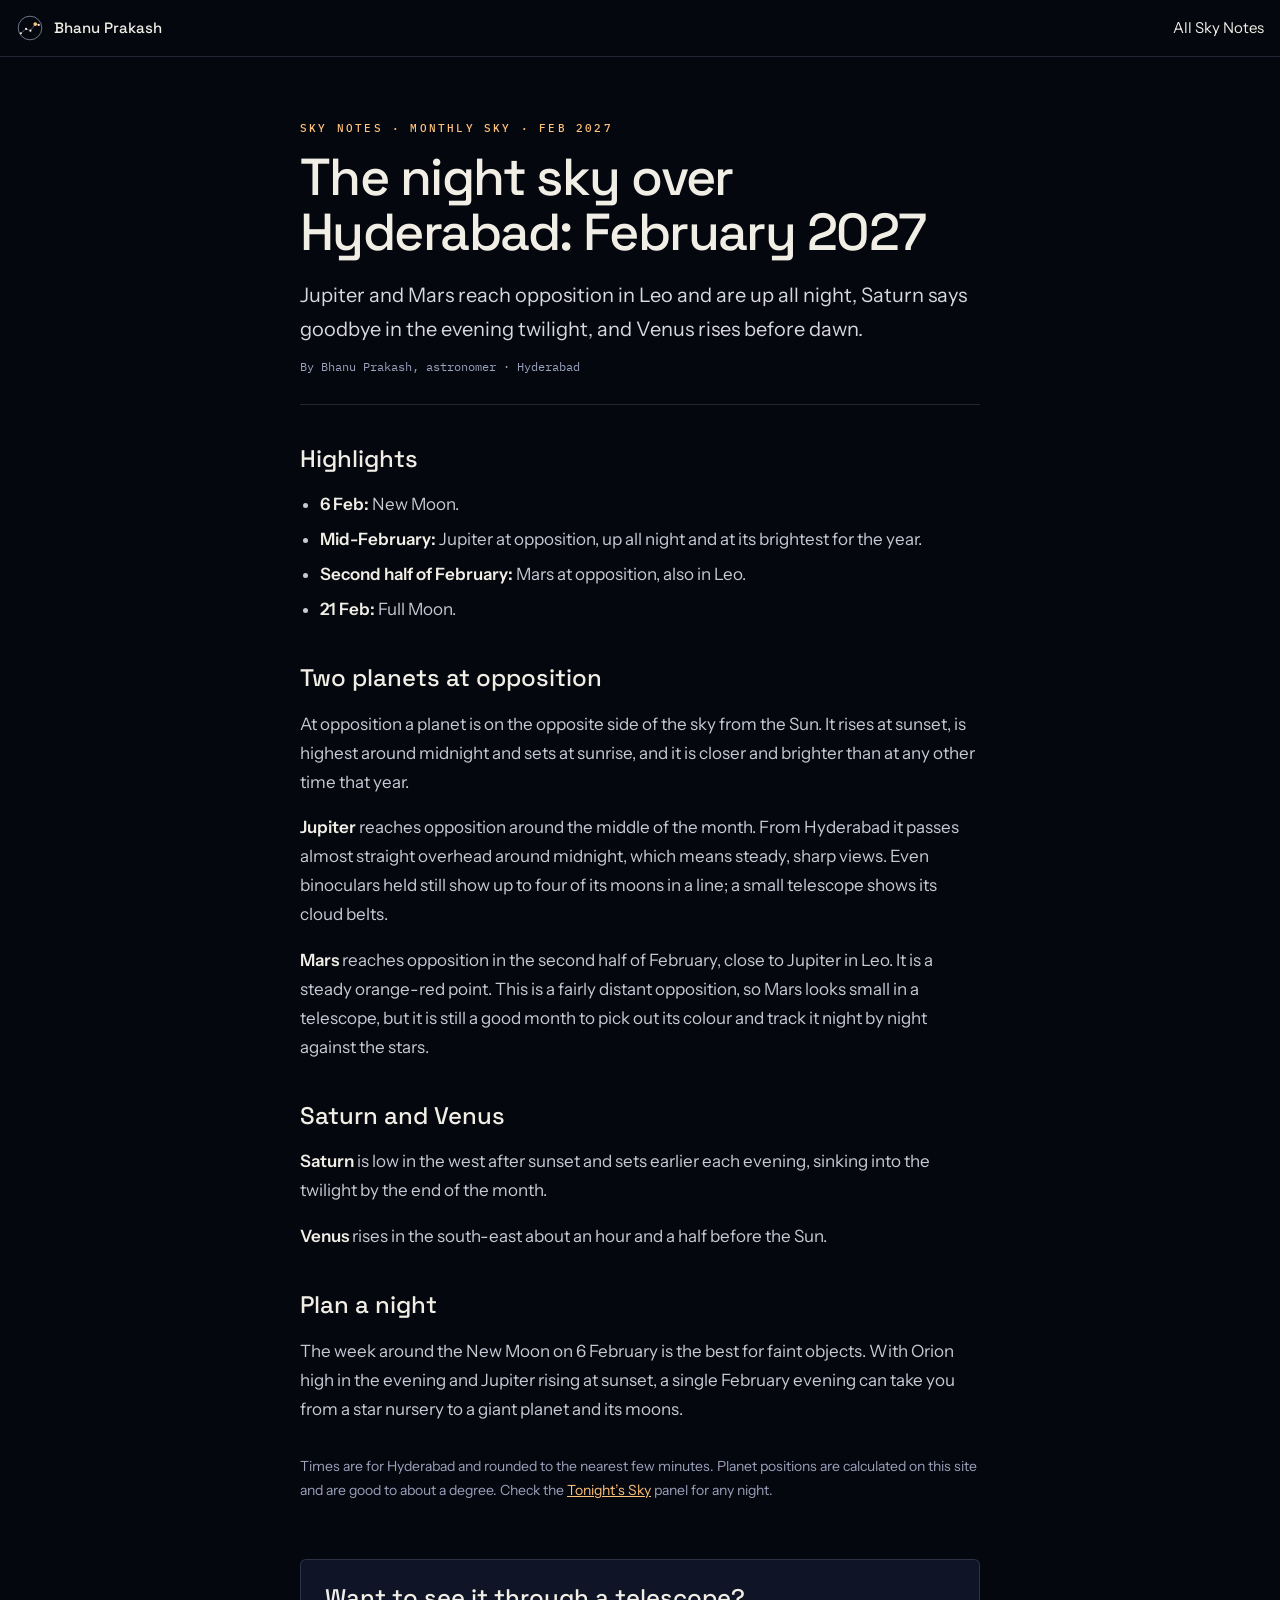
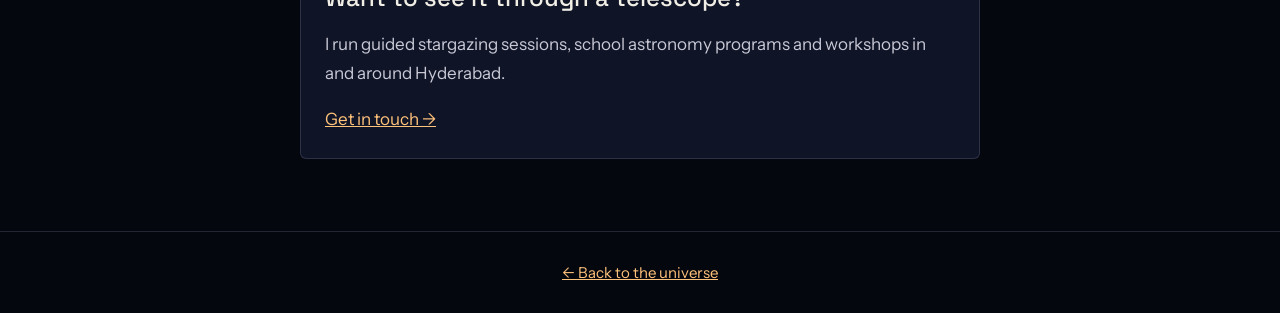
<file: notes/sky-february-2027.html>
<!doctype html>
<html lang="en-IN">
<head>
  <meta charset="utf-8">
  <meta name="viewport" content="width=device-width, initial-scale=1">
  <meta name="theme-color" content="#05070f">
  <title>The night sky over Hyderabad: February 2027 | Sky Notes by Bhanu Prakash</title>
  <meta name="description" content="Jupiter and Mars reach opposition in Leo and are up all night, Saturn says goodbye in the evening twilight, and Venus rises before dawn.">
  <link rel="canonical" href="https://stargazinghyderabad.com/notes/sky-february-2027.html">
  <meta property="og:type" content="article">
  <meta property="og:title" content="The night sky over Hyderabad: February 2027">
  <meta property="og:description" content="Jupiter and Mars reach opposition in Leo and are up all night, Saturn says goodbye in the evening twilight, and Venus rises before dawn.">
  <meta property="og:url" content="https://stargazinghyderabad.com/notes/sky-february-2027.html">
  <meta property="og:image" content="https://stargazinghyderabad.com/assets/og-image.png">
  <meta name="twitter:card" content="summary_large_image">
  <link rel="icon" href="../assets/app-icon.svg" type="image/svg+xml">
  <link rel="preconnect" href="https://fonts.googleapis.com">
  <link rel="preconnect" href="https://fonts.gstatic.com" crossorigin>
  <link rel="stylesheet" href="https://fonts.googleapis.com/css2?family=Space+Grotesk:wght@500&family=IBM+Plex+Mono:wght@400;500&family=Instrument+Sans:wght@400;500;600&display=swap">
  <link rel="stylesheet" href="note.css">
  <script type="application/ld+json">{"@context": "https://schema.org", "@type": "BlogPosting", "headline": "The night sky over Hyderabad: February 2027", "description": "Jupiter and Mars reach opposition in Leo and are up all night, Saturn says goodbye in the evening twilight, and Venus rises before dawn.", "url": "https://stargazinghyderabad.com/notes/sky-february-2027.html", "inLanguage": "en-IN", "image": "https://stargazinghyderabad.com/assets/og-image.png", "author": {"@type": "Person", "name": "Bhanu Prakash", "url": "https://stargazinghyderabad.com/"}, "publisher": {"@type": "Person", "name": "Bhanu Prakash"}, "datePublished": "2026-11-13", "mainEntityOfPage": "https://stargazinghyderabad.com/notes/sky-february-2027.html"}</script>
</head>
<body>
  <header class="bar"><a href="../" class="home"><img src="../assets/app-icon.svg" alt="" width="28" height="28"> Bhanu Prakash</a><a href="../#notes">All Sky Notes</a></header>
  <main>
    <article>
      <p class="eyebrow">Sky Notes · Monthly sky · Feb 2027</p>
      <h1>The night sky over Hyderabad: February 2027</h1>
      <p class="lede">Jupiter and Mars reach opposition in Leo and are up all night, Saturn says goodbye in the evening twilight, and Venus rises before dawn.</p>
      <p class="by">By Bhanu Prakash, astronomer · Hyderabad</p>
      <h2>Highlights</h2>
      <ul><li><strong>6 Feb:</strong> New Moon.</li><li><strong>Mid-February:</strong> Jupiter at opposition, up all night and at its brightest for the year.</li><li><strong>Second half of February:</strong> Mars at opposition, also in Leo.</li><li><strong>21 Feb:</strong> Full Moon.</li></ul>
      <h2>Two planets at opposition</h2>
      <p>At opposition a planet is on the opposite side of the sky from the Sun. It rises at sunset, is highest around midnight and sets at sunrise, and it is closer and brighter than at any other time that year.</p>
      <p><strong>Jupiter</strong> reaches opposition around the middle of the month. From Hyderabad it passes almost straight overhead around midnight, which means steady, sharp views. Even binoculars held still show up to four of its moons in a line; a small telescope shows its cloud belts.</p>
      <p><strong>Mars</strong> reaches opposition in the second half of February, close to Jupiter in Leo. It is a steady orange-red point. This is a fairly distant opposition, so Mars looks small in a telescope, but it is still a good month to pick out its colour and track it night by night against the stars.</p>
      <h2>Saturn and Venus</h2>
      <p><strong>Saturn</strong> is low in the west after sunset and sets earlier each evening, sinking into the twilight by the end of the month.</p>
      <p><strong>Venus</strong> rises in the south-east about an hour and a half before the Sun.</p>
      <h2>Plan a night</h2>
      <p>The week around the New Moon on 6 February is the best for faint objects. With Orion high in the evening and Jupiter rising at sunset, a single February evening can take you from a star nursery to a giant planet and its moons.</p>
      <p class="small">Times are for Hyderabad and rounded to the nearest few minutes. Planet positions are calculated on this site and are good to about a degree. Check the <a href="../#tonight">Tonight’s Sky</a> panel for any night.</p>
      <aside class="cta"><h2>Want to see it through a telescope?</h2><p>I run guided stargazing sessions, school astronomy programs and workshops in and around Hyderabad.</p><a href="../#contact">Get in touch →</a></aside>
    </article>
  </main>
  <footer><a href="../">← Back to the universe</a></footer>
</body>
</html>
</file>
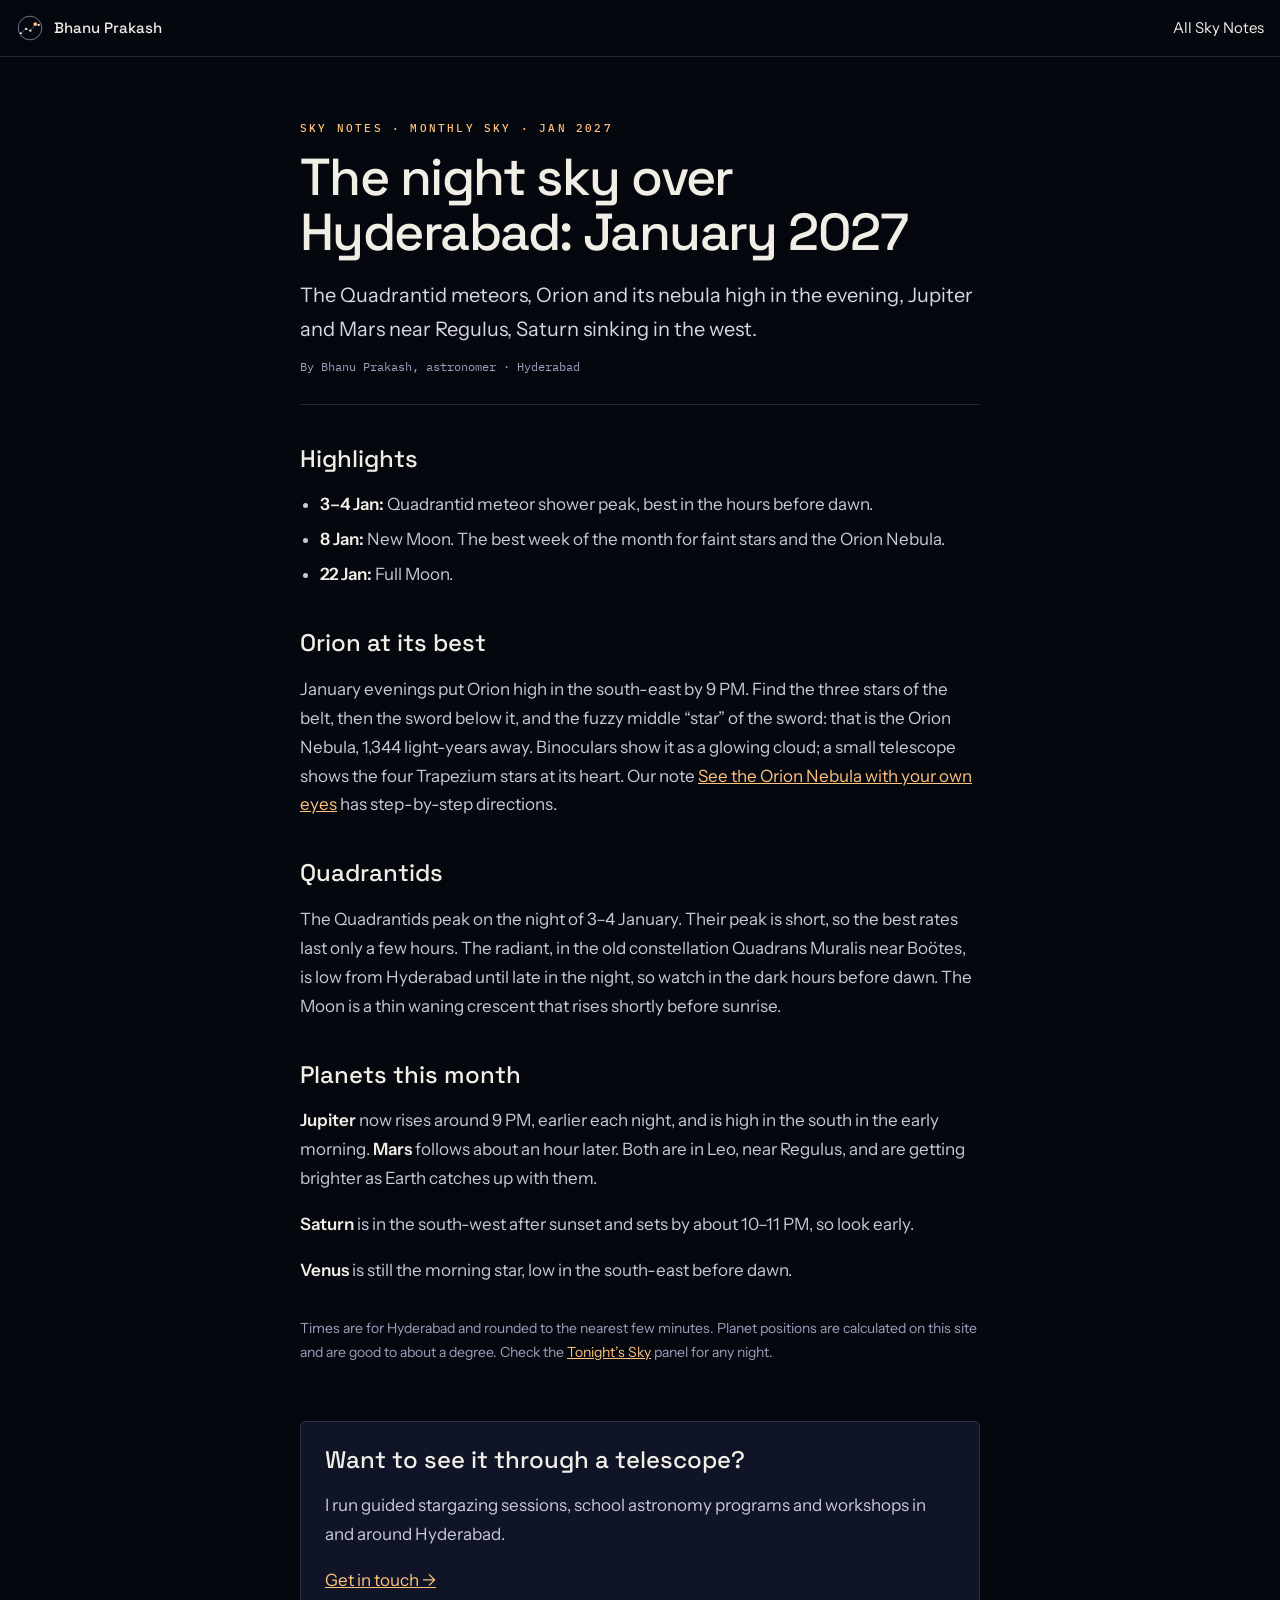
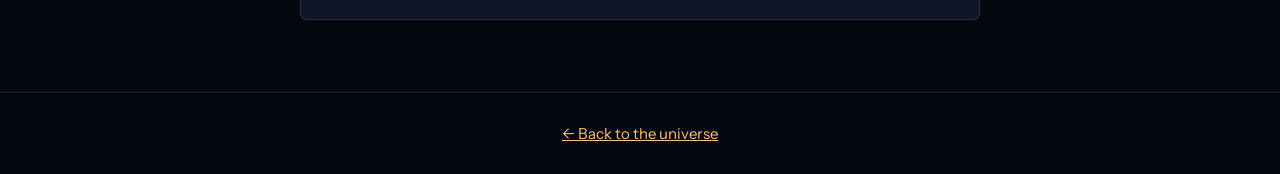
<file: notes/sky-january-2027.html>
<!doctype html>
<html lang="en-IN">
<head>
  <meta charset="utf-8">
  <meta name="viewport" content="width=device-width, initial-scale=1">
  <meta name="theme-color" content="#05070f">
  <title>The night sky over Hyderabad: January 2027 | Sky Notes by Bhanu Prakash</title>
  <meta name="description" content="The Quadrantid meteors, Orion and its nebula high in the evening, Jupiter and Mars near Regulus, Saturn sinking in the west.">
  <link rel="canonical" href="https://stargazinghyderabad.com/notes/sky-january-2027.html">
  <meta property="og:type" content="article">
  <meta property="og:title" content="The night sky over Hyderabad: January 2027">
  <meta property="og:description" content="The Quadrantid meteors, Orion and its nebula high in the evening, Jupiter and Mars near Regulus, Saturn sinking in the west.">
  <meta property="og:url" content="https://stargazinghyderabad.com/notes/sky-january-2027.html">
  <meta property="og:image" content="https://stargazinghyderabad.com/assets/og-image.png">
  <meta name="twitter:card" content="summary_large_image">
  <link rel="icon" href="../assets/app-icon.svg" type="image/svg+xml">
  <link rel="preconnect" href="https://fonts.googleapis.com">
  <link rel="preconnect" href="https://fonts.gstatic.com" crossorigin>
  <link rel="stylesheet" href="https://fonts.googleapis.com/css2?family=Space+Grotesk:wght@500&family=IBM+Plex+Mono:wght@400;500&family=Instrument+Sans:wght@400;500;600&display=swap">
  <link rel="stylesheet" href="note.css">
  <script type="application/ld+json">{"@context": "https://schema.org", "@type": "BlogPosting", "headline": "The night sky over Hyderabad: January 2027", "description": "The Quadrantid meteors, Orion and its nebula high in the evening, Jupiter and Mars near Regulus, Saturn sinking in the west.", "url": "https://stargazinghyderabad.com/notes/sky-january-2027.html", "inLanguage": "en-IN", "image": "https://stargazinghyderabad.com/assets/og-image.png", "author": {"@type": "Person", "name": "Bhanu Prakash", "url": "https://stargazinghyderabad.com/"}, "publisher": {"@type": "Person", "name": "Bhanu Prakash"}, "datePublished": "2026-11-13", "mainEntityOfPage": "https://stargazinghyderabad.com/notes/sky-january-2027.html"}</script>
</head>
<body>
  <header class="bar"><a href="../" class="home"><img src="../assets/app-icon.svg" alt="" width="28" height="28"> Bhanu Prakash</a><a href="../#notes">All Sky Notes</a></header>
  <main>
    <article>
      <p class="eyebrow">Sky Notes · Monthly sky · Jan 2027</p>
      <h1>The night sky over Hyderabad: January 2027</h1>
      <p class="lede">The Quadrantid meteors, Orion and its nebula high in the evening, Jupiter and Mars near Regulus, Saturn sinking in the west.</p>
      <p class="by">By Bhanu Prakash, astronomer · Hyderabad</p>
      <h2>Highlights</h2>
      <ul><li><strong>3–4 Jan:</strong> Quadrantid meteor shower peak, best in the hours before dawn.</li><li><strong>8 Jan:</strong> New Moon. The best week of the month for faint stars and the Orion Nebula.</li><li><strong>22 Jan:</strong> Full Moon.</li></ul>
      <h2>Orion at its best</h2>
      <p>January evenings put Orion high in the south-east by 9 PM. Find the three stars of the belt, then the sword below it, and the fuzzy middle “star” of the sword: that is the Orion Nebula, 1,344 light-years away. Binoculars show it as a glowing cloud; a small telescope shows the four Trapezium stars at its heart. Our note <a href="see-the-orion-nebula.html">See the Orion Nebula with your own eyes</a> has step-by-step directions.</p>
      <h2>Quadrantids</h2>
      <p>The Quadrantids peak on the night of 3–4 January. Their peak is short, so the best rates last only a few hours. The radiant, in the old constellation Quadrans Muralis near Boötes, is low from Hyderabad until late in the night, so watch in the dark hours before dawn. The Moon is a thin waning crescent that rises shortly before sunrise.</p>
      <h2>Planets this month</h2>
      <p><strong>Jupiter</strong> now rises around 9 PM, earlier each night, and is high in the south in the early morning. <strong>Mars</strong> follows about an hour later. Both are in Leo, near Regulus, and are getting brighter as Earth catches up with them.</p>
      <p><strong>Saturn</strong> is in the south-west after sunset and sets by about 10–11 PM, so look early.</p>
      <p><strong>Venus</strong> is still the morning star, low in the south-east before dawn.</p>
      <p class="small">Times are for Hyderabad and rounded to the nearest few minutes. Planet positions are calculated on this site and are good to about a degree. Check the <a href="../#tonight">Tonight’s Sky</a> panel for any night.</p>
      <aside class="cta"><h2>Want to see it through a telescope?</h2><p>I run guided stargazing sessions, school astronomy programs and workshops in and around Hyderabad.</p><a href="../#contact">Get in touch →</a></aside>
    </article>
  </main>
  <footer><a href="../">← Back to the universe</a></footer>
</body>
</html>
</file>
<file: astrarium/astrarium.css>
/* Astrarium page: the site's night palette and type (see css/styles.css and brand/tokens.json). */
:root{
  --void:#05070f;--night:#0a0e1d;--panel:#0f1427;--line:rgba(190,200,235,.16);
  --star:#f1eee6;--star-2:#c9c9d6;--dim:#9aa1bb;--amber:#ffc27a;--ice:#8fd3ff;--nebula:#e0508a;
  --display:"Space Grotesk","Segoe UI",system-ui,sans-serif;
  --body:"Instrument Sans",system-ui,-apple-system,"Segoe UI",sans-serif;
  --mono:"IBM Plex Mono",ui-monospace,"SFMono-Regular",Menlo,monospace;
  --gut:max(16px,env(safe-area-inset-left,0px));
  color-scheme:dark;
}
*{box-sizing:border-box}
html{scroll-behavior:smooth}
body{margin:0;background:var(--void);color:var(--star-2);font:17px/1.65 var(--body)}
a{color:var(--amber)}
img{max-width:100%;display:block}
:focus-visible{outline:1.5px solid var(--amber);outline-offset:3px}

.bar{position:sticky;top:0;z-index:10;display:flex;justify-content:space-between;align-items:center;gap:16px;padding:12px var(--gut);border-bottom:1px solid var(--line);font-size:15px;background:rgba(5,7,15,.86);backdrop-filter:blur(10px);-webkit-backdrop-filter:blur(10px)}
.bar a{text-decoration:none;color:var(--star)}
.bar .home{display:flex;align-items:center;gap:10px;font-family:var(--display);font-weight:500;min-width:0}
.bar .home span{white-space:nowrap;overflow:hidden;text-overflow:ellipsis}
.bar .go{font-family:var(--mono);font-size:11.5px;letter-spacing:.12em;text-transform:uppercase;color:var(--void);background:var(--amber);border-radius:999px;padding:8px 14px;white-space:nowrap}

.wrap{max-width:1100px;margin:0 auto;padding:0 var(--gut)}
section{padding:72px 0;border-top:1px solid var(--line)}
section:first-of-type{border-top:0}
.eyebrow{font:500 11.5px/1.4 var(--mono);letter-spacing:.2em;text-transform:uppercase;color:var(--amber);margin:0 0 14px}
h1{font:500 clamp(48px,9vw,104px)/1 var(--display);letter-spacing:-.04em;color:var(--star);margin:0 0 18px}
h2{font:500 clamp(28px,4vw,42px)/1.08 var(--display);letter-spacing:-.02em;color:var(--star);margin:0 0 14px;text-wrap:balance}
h3{font:500 20px/1.25 var(--display);color:var(--star);margin:0 0 6px}
p{margin:0 0 14px}
.lede{font-size:clamp(18px,2vw,21px);line-height:1.55;color:#d8d7e2;max-width:40ch;margin-bottom:26px}
.sub{max-width:62ch;color:var(--star-2)}
strong{color:var(--star);font-weight:600}

/* Hero */
.hero{position:relative;padding:0;border:0;overflow:hidden}
.hero .bg{position:absolute;inset:0;background:url(img/hero.jpg) center/cover;opacity:.55}
.hero .bg::after{content:"";position:absolute;inset:0;background:linear-gradient(90deg,rgba(5,7,15,.96) 0%,rgba(5,7,15,.7) 45%,rgba(5,7,15,.25) 100%),linear-gradient(0deg,var(--void) 0%,transparent 35%)}
.hero .wrap{position:relative;padding-top:clamp(72px,12vh,140px);padding-bottom:clamp(64px,10vh,120px)}
.btns{display:flex;flex-wrap:wrap;gap:10px}
.btn{font-family:var(--mono);font-size:12px;letter-spacing:.12em;text-transform:uppercase;text-decoration:none;padding:13px 20px;border-radius:999px;border:1px solid var(--star);background:var(--star);color:var(--void);display:inline-block;cursor:pointer}
.btn.amber{background:var(--amber);border-color:var(--amber)}
.btn.ghost{background:rgba(5,7,15,.5);color:var(--star);border-color:var(--line)}
.btn:hover{background:var(--amber);border-color:var(--amber);color:var(--void)}
.note{font:12px/1.5 var(--mono);color:var(--dim);margin-top:16px}

.stats{display:grid;grid-template-columns:repeat(4,minmax(0,1fr));gap:12px;margin-top:44px;max-width:860px}
.stat{border:1px solid var(--line);border-radius:6px;padding:14px 16px;background:rgba(15,20,39,.6)}
.stat b{display:block;font:500 28px/1.1 var(--display);color:var(--star);letter-spacing:-.02em}
.stat span{font-size:13.5px;color:var(--dim);line-height:1.4;display:block;margin-top:4px}

/* Live preview */
.preview{position:relative;aspect-ratio:16/10;border:1px solid var(--line);border-radius:6px;overflow:hidden;background:var(--night);margin-top:24px}
.preview img{width:100%;height:100%;object-fit:cover;opacity:.55}
.preview .start{position:absolute;inset:0;display:flex;flex-direction:column;align-items:center;justify-content:center;gap:12px;text-align:center;padding:16px}
.preview iframe{position:absolute;inset:0;width:100%;height:100%;border:0}
.preview .start p{max-width:44ch;color:var(--star-2);font-size:15px;margin:0}

/* Grids and figures */
.grid{display:grid;gap:18px}
.g2{grid-template-columns:repeat(2,minmax(0,1fr))}
.g3{grid-template-columns:repeat(3,minmax(0,1fr))}
figure{margin:0}
figure img{width:100%;aspect-ratio:16/10;object-fit:cover;border-radius:5px;border:1px solid var(--line);background:var(--night)}
figcaption{font-size:14.5px;line-height:1.5;color:var(--star-2);margin-top:10px}
figcaption b{color:var(--star);font-family:var(--display);font-weight:500;font-size:17px;display:block;margin-bottom:2px}

.list{columns:2;column-gap:40px;padding-left:20px;margin:20px 0 0}
.list li{break-inside:avoid;margin-bottom:10px}

.cards{display:grid;grid-template-columns:repeat(3,minmax(0,1fr));gap:14px;margin-top:22px}
.card{background:var(--panel);border:1px solid var(--line);border-radius:6px;padding:20px}
.card p{font-size:15px;margin:0}
.cards.two{grid-template-columns:repeat(2,minmax(0,1fr))}
.soon{display:inline-block;font:500 11px/1.4 var(--mono);letter-spacing:.14em;text-transform:uppercase;color:var(--amber);border:1px dashed var(--amber);border-radius:999px;padding:4px 12px;margin-bottom:8px}
.card .k{font:500 10.5px/1.4 var(--mono);letter-spacing:.14em;text-transform:uppercase;color:var(--ice);margin-bottom:8px;display:block}

.facts{display:grid;grid-template-columns:repeat(2,minmax(0,1fr));gap:10px 28px;margin-top:20px}
.facts div{border-top:1px solid var(--line);padding-top:10px;font-size:15px}
.facts b{display:block;color:var(--star);font-weight:600}

.cta{margin:0 0 72px;padding:28px;border:1px solid var(--line);border-radius:6px;background:var(--panel)}
.cta h2{font-size:28px}
footer{padding:28px var(--gut);border-top:1px solid var(--line);text-align:center;font-size:15px}

@media (max-width:860px){
  .stats{grid-template-columns:repeat(2,minmax(0,1fr))}
  .g3,.cards{grid-template-columns:repeat(2,minmax(0,1fr))}
}
@media (max-width:600px){
  section{padding:52px 0}
  .g2,.g3,.cards,.cards.two,.facts{grid-template-columns:1fr}
  .list{columns:1}
  .preview{aspect-ratio:3/4}
  .bar .go{padding:7px 11px;font-size:10.5px}
}
@media (prefers-reduced-motion:reduce){html{scroll-behavior:auto}}
</file>
<file: astrarium/app/assets/index-DVmzUZ6I.css>
:root{--bg:#030405;--panel:#080a12c7;--panel-border:#9aa3ad24;--text:#f5f7fa;--muted:#9aa3ad;--accent:#5ea7ff;--accent-strong:#ff2a1a;--danger:#ff6b6b;--radius:10px;color:var(--text);--lightningcss-light: ;--lightningcss-dark:initial;color-scheme:dark;font-family:Inter,system-ui,-apple-system,Segoe UI,Roboto,sans-serif;font-size:13px}*{box-sizing:border-box}html,body{background:var(--bg);height:100%;margin:0;overflow:hidden}#app{position:fixed;inset:0}#scene{touch-action:none;width:100%;height:100%;display:block;position:absolute;inset:0}#labels{pointer-events:none;z-index:0;position:absolute;inset:0}.body-label{color:#f5f7fad9;text-shadow:0 0 4px #000,0 0 2px #000;white-space:nowrap;pointer-events:none;-webkit-user-select:none;user-select:none;font-size:11px}.hidden{display:none!important}#topbar{z-index:3;pointer-events:none;background:linear-gradient(#030405d9,#03040500);align-items:center;gap:18px;height:48px;padding:0 16px;display:flex;position:absolute;top:0;left:0;right:0}#topbar>*{pointer-events:auto}.brand{letter-spacing:.08em;color:var(--accent);font-size:15px;font-weight:700}.tabs{background:var(--panel);border:1px solid var(--panel-border);border-radius:999px;padding:3px;display:flex}.tabs button{background:0 0;border:none;border-radius:999px;padding:6px 14px}.tabs button.active{background:var(--accent-strong);color:#fff;font-weight:600}.clock{white-space:nowrap;font-variant-numeric:tabular-nums;align-items:center;gap:10px;display:flex}#stats{color:var(--muted);font-variant-numeric:tabular-nums;margin-left:auto}#lag{color:#ffb74a;text-transform:uppercase;letter-spacing:.06em;font-size:11px}.panel{background:var(--panel);border:1px solid var(--panel-border);border-radius:var(--radius);-webkit-backdrop-filter:blur(10px);z-index:2;width:280px;max-height:calc(100% - 110px);padding:14px;position:absolute;top:60px;overflow-y:auto;box-shadow:0 10px 30px #0006}.panel.right{right:14px}.panel h2{margin:0 0 6px;font-size:16px}.panel h3{text-transform:uppercase;letter-spacing:.1em;color:var(--muted);margin:0 0 8px;font-size:11px}.panel section+section{border-top:1px solid var(--panel-border);margin-top:16px;padding-top:14px}.muted{color:var(--muted)}.small{font-size:12px;line-height:1.45}.row{align-items:center;gap:8px;margin:6px 0;display:flex}.row>span{min-width:64px;color:var(--muted)}.row.buttons>button{flex:1}.row.slider input[type=range]{flex:1;min-width:0}.row.slider output{text-align:right;font-variant-numeric:tabular-nums;min-width:70px}.checks{grid-template-columns:1fr 1fr;gap:4px 8px;margin:8px 0;display:grid}.check{cursor:pointer;align-items:center;gap:6px;margin:4px 0;display:flex}button,select,input[type=text],input[type=search]{font:inherit;color:var(--text);border:1px solid var(--panel-border);background:#ffffff0f;border-radius:7px;padding:6px 10px}input[type=text]{flex:1;min-width:0}input[type=search]{width:100%}button:disabled{opacity:.35;cursor:default}button:disabled:hover{border-color:var(--panel-border);background:#ffffff0f}select{flex:1;min-width:0}select option{background:#080a12}button{cursor:pointer;transition:background .15s,border-color .15s}button:focus-visible,select:focus-visible,input:focus-visible{outline:2px solid var(--accent);outline-offset:1px}button.primary{background:var(--accent-strong);color:#fff;border-color:#0000;font-weight:600}button.danger:hover{border-color:var(--danger);background:#ff6b6b2e}button.icon.active{border-color:var(--accent);background:#ff2a1a59}button.icon{width:34px;height:30px;padding:0}button.link{color:var(--accent);background:0 0;border:none;padding:2px 0}.segmented{gap:4px;margin-bottom:8px;display:flex}.segmented button{flex:1;padding-left:4px;padding-right:4px}.segmented button.active,.palette button.active{border-color:var(--accent);background:#ff2a1a40}.palette{grid-template-columns:1fr 1fr;gap:4px;margin:8px 0;display:grid}.palette button{text-align:left;align-items:center;gap:6px;padding:5px 8px;font-size:12px;display:flex}.swatch{border-radius:50%;flex:none;width:10px;height:10px;box-shadow:0 0 6px}.origin{background:#ff2a1a1a;border-radius:7px;justify-content:space-between;align-items:center;margin-bottom:8px;padding:6px 8px;display:flex}.facts{grid-template-columns:auto 1fr;gap:4px 12px;margin:8px 0 12px;display:grid}.facts dt{color:var(--muted)}.facts dd{text-align:right;font-variant-numeric:tabular-nums;margin:0}#toasts{pointer-events:none;z-index:4;flex-direction:column;align-items:center;gap:6px;display:flex;position:absolute;bottom:48px;left:50%;transform:translate(-50%)}.toast{background:var(--panel);border:1px solid var(--panel-border);border-radius:999px;padding:6px 14px;transition:opacity .4s;animation:.25s ease-out toast-in}.toast.ignite{border-color:#ffd36b}.toast.collapse{border-color:#b07cff}@keyframes toast-in{0%{opacity:0;transform:translateY(8px)}}#hint{color:var(--muted);text-align:center;pointer-events:none;white-space:nowrap;font-size:12px;position:absolute;bottom:12px;left:50%;transform:translate(-50%)}.list{max-height:160px;margin:6px 0;padding:0;list-style:none;overflow-y:auto}.list li{cursor:pointer;border-radius:6px;justify-content:space-between;gap:8px;padding:5px 8px;display:flex}.list li.active{background:#5ea7ff2e}.list li.muted{opacity:.55}.list li:hover,.list li:focus-visible{background:#5ea7ff1f;outline:none}.list li .muted{font-size:11px}.list.tall{max-height:50vh}.tiny{font-size:10px;line-height:1.4}input[type=date]{font:inherit;color:var(--text);border:1px solid var(--panel-border);background:#ffffff0f;border-radius:7px;flex:1;min-width:0;padding:5px 8px}.badge{color:#8ff0b8;background:#3ddc842e;border-radius:999px;margin-left:4px;padding:0 6px;font-size:10px;display:inline-block}.list:empty{display:none}.alert{border-radius:7px;margin:4px 0 10px;padding:6px 8px;font-size:12px;line-height:1.4}.alert.warn{background:#ffb24a1f;border:1px solid #ffb24a66}.alert.danger{background:#ff4a4a24;border:1px solid #ff4a4a80}.alert.info{background:#5ea7ff1a;border:1px solid #5ea7ff66}.alert.good{background:#3ddc841a;border:1px solid #3ddc8466}#fade{z-index:5;opacity:0;pointer-events:none;background:radial-gradient(circle,#dcebfff2,#283c6efa 55%,#030405);transition:opacity .4s;position:absolute;inset:0}#fade.on{opacity:1}#tutorial{z-index:50;background:#03040559;position:absolute;inset:0}#tutorial-highlight{border:2px solid var(--accent);pointer-events:none;border-radius:10px;transition:all .3s;position:absolute;box-shadow:0 0 0 9999px #03040573,0 0 18px #5ea7ff99}.tutorial-card{border:1px solid var(--accent);background:#080a12f2;border-radius:12px;width:min(440px,100% - 28px);padding:18px;position:absolute;bottom:70px;left:50%;transform:translate(-50%);box-shadow:0 20px 40px #00000080}.tutorial-card h2{margin:4px 0 8px;font-size:17px}.tutorial-card p{margin:0 0 12px;line-height:1.5}.tutorial-step{color:var(--muted);text-transform:uppercase;letter-spacing:.1em;font-size:11px}.only-mobile{display:none}@media (max-width:1100px){#graph-panel{width:300px}}@media (max-width:760px){#graph-panel{width:auto;left:10px;right:10px}#topbar{gap:8px;padding:0 8px}.brand span,#stats,#hint,#btn-undo,#btn-redo{display:none}.only-mobile{display:inline-block}.panel{width:calc(100% - 20px);max-height:45%;font-size:12px;left:10px!important;right:10px!important}.panel.right{top:auto;bottom:10px}body.panels-hidden .panel.left{display:none}.tabs button{padding:6px 10px}button,select{min-height:34px}}.burns{grid-template-columns:1fr 1fr;gap:4px;margin:6px 0;display:grid}#probe-controls{border-top:1px solid var(--panel-border);margin-bottom:8px;padding-top:10px}#challenge-hud{z-index:3;text-align:center;-webkit-backdrop-filter:blur(8px);backdrop-filter:blur(8px);background:#1e1405d9;border:1px solid #ffd36b80;border-radius:12px;width:min(520px,100% - 620px);min-width:300px;padding:10px 14px;position:absolute;top:56px;left:50%;transform:translate(-50%)}.hud-title{color:#ffd36b;font-weight:700}.hud-goal{margin:4px 0;font-size:12px;line-height:1.4}.hud-progress{font-variant-numeric:tabular-nums;color:#fff1c9;margin-bottom:4px}.modal{z-index:40;-webkit-backdrop-filter:blur(3px);backdrop-filter:blur(3px);background:#03040599;justify-content:center;align-items:center;display:flex;position:absolute;inset:0}.modal-card{border:1px solid var(--panel-border);text-align:center;background:#080a12f5;border-radius:14px;width:min(420px,100% - 24px);max-height:calc(100% - 40px);padding:18px;overflow-y:auto;box-shadow:0 20px 50px #00000080}.modal-card.wide{text-align:left;width:min(760px,100% - 24px)}.cards{grid-template-columns:repeat(auto-fill,minmax(220px,1fr));gap:10px;margin-top:10px;display:grid}.card{border:1px solid var(--panel-border);background:#ffffff08;border-radius:10px;flex-direction:column;gap:6px;padding:12px;display:flex}.card.daily{background:#ffd36b0f;border-color:#ffd36b99}.card h3{text-transform:none;letter-spacing:0;color:var(--text);margin:0;font-size:14px}.card p{color:var(--muted);flex:1;margin:0;font-size:12px;line-height:1.4}.card .stars{color:#ffd36b;letter-spacing:2px}.result-stars{letter-spacing:6px;color:#ffd36b;font-size:34px}#graph-panel{z-index:2;background:var(--panel);border:1px solid var(--panel-border);border-radius:var(--radius);-webkit-backdrop-filter:blur(10px);backdrop-filter:blur(10px);width:380px;padding:10px;position:absolute;bottom:40px;right:14px}#graph-panel .row{margin:0 0 6px}#graph-panel select{flex:1}#graph-canvas{width:100%;height:170px;display:block}#lesson-card{z-index:3;background:#0a1222f0;border:1px solid #5ea7ff80;border-radius:12px;width:min(480px,100% - 28px);max-height:46%;padding:14px 16px;position:absolute;bottom:40px;left:50%;overflow-y:auto;transform:translate(-50%);box-shadow:0 16px 40px #00000073}#lesson-card h2{margin:4px 0 6px;font-size:16px}#lesson-text p{margin:0 0 8px;line-height:1.5}body.lesson-active #graph-panel{bottom:40px}#gpu-view{z-index:20;background:#030405;position:absolute;inset:0}#gpu-canvas{touch-action:none;width:100%;height:100%;position:absolute;inset:0}.gpu-panel{top:14px}.describe textarea{resize:vertical;width:100%;font:inherit;color:var(--text);border:1px solid var(--panel-border);background:#ffffff0f;border-radius:7px;margin-top:6px;padding:6px 8px}#replay-bar{z-index:4;background:var(--panel);-webkit-backdrop-filter:blur(10px);backdrop-filter:blur(10px);border:1px solid #ff787880;border-radius:12px;align-items:center;gap:8px;width:min(760px,100% - 24px);padding:8px 12px;display:flex;position:absolute;bottom:36px;left:50%;transform:translate(-50%)}#replay-seek{flex:1}#btn-record.recording{color:#ff5a5a;border-color:#ff5a5a;animation:1s infinite alternate pulse}@keyframes pulse{to{background:#ff5a5a4d}}#console-panel{z-index:6;border:1px solid var(--panel-border);background:#080a12f5;border-radius:12px;flex-direction:column;gap:6px;width:min(560px,100% - 28px);max-height:70%;padding:12px;display:flex;position:absolute;bottom:14px;left:14px}#console-code{resize:vertical;color:#d8e4ff;border:1px solid var(--panel-border);tab-size:2;background:#0006;border-radius:7px;min-height:160px;padding:8px;font:12px/1.45 ui-monospace,SFMono-Regular,Menlo,Consolas,monospace}#console-log{color:#a8b4cc;white-space:pre-wrap;max-height:140px;margin:0;font:11px/1.4 ui-monospace,SFMono-Regular,Menlo,Consolas,monospace;overflow:auto}#console-log .error{color:#ff8080}body.embed #topbar>:not(.clock),body.embed .panel,body.embed #hint,body.embed #btn-record,body.embed #btn-undo,body.embed #btn-redo,body.embed #btn-rewind{display:none!important}body.embed #topbar{background:0 0}#embed-open{z-index:5;background:var(--panel);border:1px solid var(--panel-border);color:var(--accent);border-radius:999px;padding:6px 12px;font-size:12px;text-decoration:none;position:absolute;bottom:12px;right:12px}.lagrange-label{color:#c8a0ff;font-weight:600}#eclipse-map{aspect-ratio:2;cursor:crosshair;background:#080a12;border-radius:6px;width:100%;margin-top:8px}#search-overlay{z-index:60;background:#0304058c;justify-content:center;align-items:flex-start;padding:72px 16px 16px;display:flex;position:fixed;inset:0}#search-overlay .search-box{background:#080a12f7;border:1px solid #9aa3ad40;border-radius:12px;flex-direction:column;width:min(640px,100%);max-height:calc(100vh - 100px);padding:10px;display:flex;box-shadow:0 12px 40px #0009}#global-search{padding:10px 12px;font-size:16px}#global-results{flex:auto;max-height:min(62vh,560px);margin:8px 0 0;overflow-y:auto}#global-results li{cursor:pointer;border-radius:7px;grid-template-columns:auto 1fr;align-items:baseline;gap:2px 10px;padding:7px 8px;display:grid}#global-results li.active,#global-results li:hover{background:#5ea7ff29}#global-results .kind{color:#cfe0ff;white-space:nowrap;background:#5ea7ff2e;border-radius:5px;grid-row:span 2;padding:2px 6px;font-size:11px}#global-results .name{font-weight:600}#global-results .detail{color:#f5f7fa99;text-overflow:ellipsis;white-space:nowrap;font-size:12px;overflow:hidden}#travel-bar{z-index:5;flex-direction:column;align-items:center;gap:6px;max-width:calc(100vw - 32px);display:flex;position:absolute;bottom:34px;left:50%;transform:translate(-50%)}#travel-bar .travel-controls{background:#080a12d9;border:1px solid #9aa3ad33;border-radius:10px;flex-wrap:wrap;justify-content:center;align-items:center;gap:6px 10px;padding:6px 10px;font-size:13px;display:flex}#travel-bar select{max-width:230px}#travel-bar .check{align-items:center;gap:4px;display:flex}#travel-hud{text-align:center;font-variant-numeric:tabular-nums;background:#080a12e0;border:1px solid #9aa3ad4d;border-radius:10px;padding:6px 12px;font-size:12.5px;line-height:1.45}#travel-hud b{color:#cfe0ff}#travel-hud .fiction,#ship-readout .fiction{color:#ffb36b}#ship-panel{z-index:5;background:#080a12f7;border:1px solid #8cc8ff4d;border-radius:12px;flex-direction:column;gap:6px;width:min(560px,100vw - 32px);padding:8px 10px;font-size:13px;display:flex;position:absolute;bottom:34px;left:50%;transform:translate(-50%)}#ship-panel .ship-row{flex-wrap:wrap;align-items:center;gap:8px;display:flex}#ship-panel select{flex:200px;min-width:0}#ship-panel .slider{align-items:center;gap:4px;display:flex}#ship-panel .ship-burns{grid-template-columns:repeat(6,1fr);gap:4px;display:grid}@media (max-width:560px){#ship-panel .ship-burns{grid-template-columns:repeat(3,1fr)}}#ship-panel .ship-burns button{touch-action:none;-webkit-user-select:none;user-select:none;padding:6px 2px;font-size:12px}#ship-panel .ship-burns button.active{background:#ff963c59}#ship-readout{color:#f5f7fad9;font-variant-numeric:tabular-nums;font-size:12px;line-height:1.45}@media (max-width:760px){body.ship-flying #body-panel{display:none!important}}#photo-bar{display:none}body.photo-mode #app>:not(#scene):not(#labels):not(#fade):not(#photo-bar):not(#toasts){display:none!important}body.photo-nolabels #labels{display:none}body.photo-mode #photo-bar{z-index:50;opacity:.35;background:#080a12d1;border:1px solid #9aa3ad2e;border-radius:12px;flex-wrap:wrap;justify-content:center;align-items:center;gap:8px 14px;max-width:calc(100vw - 24px);padding:8px 12px;font-size:12px;transition:opacity .2s;display:flex;position:fixed;bottom:14px;left:50%;transform:translate(-50%)}body.photo-mode #photo-bar:hover,body.photo-mode #photo-bar:focus-within{opacity:1}#photo-bar label{white-space:nowrap;align-items:center;gap:6px;display:flex}#photo-bar input[type=range]{width:90px}#photo-fov-val{min-width:2.5em}@media (hover:none){body.photo-mode #photo-bar{opacity:.9}}body.photo-mode #toasts{top:12px;bottom:auto}@media (max-width:640px){body.photo-mode #photo-bar{grid-template-columns:minmax(0,1fr) minmax(0,1fr);gap:8px;max-width:none;display:grid;bottom:8px;left:8px;right:8px;transform:none}#photo-bar label{justify-content:space-between;min-width:0}#photo-bar select,#photo-bar button{width:100%;min-width:0}#photo-bar input[type=range]{flex:1;width:auto;min-width:0}#photo-fov-val{display:none}}#photo-bar label.photo-check{justify-content:flex-start}#places-overlay{z-index:60;background:#0304058c;justify-content:center;align-items:flex-start;padding:72px 16px 16px;display:flex;position:fixed;inset:0}#places-overlay.hidden{display:none}#places-overlay .places-box{background:#080a12f7;border:1px solid #9aa3ad40;border-radius:12px;width:min(560px,100%);max-height:calc(100vh - 100px);padding:12px 14px;overflow-y:auto;box-shadow:0 12px 40px #0009}.places-head{justify-content:space-between;align-items:center;display:flex}.places-head h3{margin:0}.places-save{gap:8px;margin:10px 0 4px;display:flex}.places-save input{flex:1;min-width:0}#places-overlay h4{text-transform:uppercase;letter-spacing:.06em;color:#f5f7fa99;margin:12px 0 4px;font-size:12px}.places-list li{cursor:pointer;border-radius:7px;grid-template-columns:1fr auto;align-items:center;gap:2px 8px;padding:6px 8px;display:grid}.places-list li:hover,.places-list li:focus-visible{background:#5ea7ff29}.places-list .place-name{text-overflow:ellipsis;white-space:nowrap;font-weight:600;overflow:hidden}.places-list .place-detail{color:#f5f7fa99;text-overflow:ellipsis;white-space:nowrap;grid-column:1;font-size:12px;overflow:hidden}.places-list .place-actions{grid-area:1/2/span 2;gap:4px;display:flex}.places-list .place-actions button{padding:3px 7px;font-size:12px}#body-wiki{border-top:1px solid #9aa3ad26;margin:8px 0;padding-top:6px}#body-wiki summary{cursor:pointer;padding:4px 0;font-weight:600}.esi{margin:8px 0 4px;font-size:12px}.esi-bar{background:#ffffff1a;border-radius:3px;height:6px;margin:4px 0;overflow:hidden}.esi-bar span{background:linear-gradient(90deg,#c84a3a,#d9b44a 50%,#4ac26b 80%,#4ac2b4) 0 0/100% 100%;height:100%;display:block}.esi-parts{color:#f5f7fa99}#body-wiki-links a{color:#8fc1ff}#land-hud{z-index:6;background:#080a12c7;border:1px solid #9aa3ad33;border-radius:10px;flex-wrap:wrap;justify-content:center;align-items:center;gap:6px 12px;max-width:calc(100vw - 24px);padding:6px 12px;font-size:13px;display:flex;position:absolute;top:64px;left:50%;transform:translate(-50%)}body.landed #system-panel,body.landed #body-panel,body.landed #exo-panel,body.landed #graph-panel{display:none}.snow-label{color:#9fd4ff;opacity:.8}.edge-label{color:#8fb8ff;opacity:.85;white-space:normal;max-width:260px;font-style:italic}:root{--panel:#0a0e1cd1;--panel-solid:#080a12f7;--panel-border:#9aa3ad29;--accent-soft:#ff2a1a29;--radius:12px;--top-h:52px;--rail-w:62px;--dock-h:52px}#topbar{height:var(--top-h);gap:8px;padding:0 12px}#topbar .tabs{margin:0 auto}#stats{margin-left:0;font-size:12px}#topbar button.icon{border-radius:10px;place-items:center;width:36px;height:36px;padding:0;font-size:15px;display:inline-grid}.top-actions{align-items:center;gap:6px;display:flex;position:relative}#btn-more{font-size:20px;line-height:1}#more-menu{z-index:30;background:var(--panel-solid);border:1px solid var(--panel-border);border-radius:var(--radius);flex-direction:column;gap:2px;min-width:230px;padding:6px;display:flex;position:absolute;top:44px;right:0;box-shadow:0 16px 40px #0000008c}#more-menu.hidden{display:none}#topbar #more-menu .menu-item{text-align:left;background:0 0;border:none;border-radius:8px;justify-content:flex-start;align-items:center;gap:12px;width:100%;height:auto;padding:8px 10px;font-size:15px;display:flex}#more-menu .menu-item:after{content:attr(data-label);color:var(--text);font-size:13px}#more-menu .menu-item:hover,#more-menu .menu-item.active{background:var(--accent-soft)}#rail{top:calc(var(--top-h) + 8px);z-index:3;width:var(--rail-w);background:var(--panel);border:1px solid var(--panel-border);border-radius:var(--radius);-webkit-backdrop-filter:blur(10px);flex-direction:column;gap:2px;padding:5px;display:flex;position:absolute;left:10px;box-shadow:0 10px 30px #00000059}.rail-btn{color:var(--muted);background:0 0;border:none;border-radius:9px;flex-direction:column;align-items:center;gap:3px;padding:7px 2px 6px;display:flex}.rail-btn:hover{color:var(--text);background:#ffffff0f}.rail-btn.active{background:var(--accent-soft);color:var(--text);box-shadow:inset 2px 0 0 var(--accent)}.rail-icon{font-size:18px;line-height:1}.rail-label{text-align:center;font-size:9.5px;line-height:1.15}.panel{top:calc(var(--top-h) + 8px);width:300px;max-height:calc(100% - var(--top-h) - var(--dock-h) - 44px);padding:14px 14px 16px}.panel.left{left:calc(var(--rail-w) + 20px)}body.rail-collapsed .panel.left,.panel section.pane-off{display:none!important}.panel section[data-pane]+section[data-pane]{border-top:none;margin-top:0;padding-top:0}.panel h3{margin-bottom:10px;font-size:11px}.panel h4{color:var(--muted);margin:14px 0 6px;font-size:11px;font-weight:600}.panel section h2+p{line-height:1.5}.panel-head{justify-content:space-between;align-items:center;gap:8px;margin-bottom:4px;display:flex}.panel-head h2{margin:0}button.close{width:28px;height:28px;color:var(--muted);border-radius:8px;flex:none;padding:0}#dock{z-index:4;max-width:calc(100vw - 24px);min-height:var(--dock-h);background:var(--panel);border:1px solid var(--panel-border);-webkit-backdrop-filter:blur(12px);white-space:nowrap;border-radius:16px;align-items:center;gap:10px;padding:6px 8px;display:flex;position:absolute;bottom:14px;left:50%;transform:translate(-50%);box-shadow:0 12px 34px #00000073}.dock-group{align-items:center;gap:4px;display:flex}.dock-group+.dock-group{border-left:1px solid var(--panel-border);padding-left:10px}#dock button.icon{border-radius:9px;width:34px;height:34px;padding:0}#sim-time{text-align:center;font-variant-numeric:tabular-nums;min-width:86px;font-weight:600}.dock-sep{background:var(--panel-border);width:1px;height:22px;margin:0 3px}.dock-speed{align-items:center;gap:6px;margin-left:4px;display:flex}.dock-speed input[type=range]{width:110px}.dock-speed output{min-width:70px;color:var(--muted);font-variant-numeric:tabular-nums;font-size:12px}#dock .dock-tools{margin:0}#dock .dock-tools button{flex:none;padding:6px 10px}#dock .toggle{padding:6px 9px;font-size:12px}#dock .toggle.active{background:var(--accent-soft);border-color:#5ea7ff8c}.sky-point{top:calc(var(--top-h) + 12px);z-index:6;-webkit-backdrop-filter:blur(6px);backdrop-filter:blur(6px);background:#0c1220d1;border:1px solid #5ea7ff73;border-radius:999px;padding:9px 14px;font-size:14px;position:absolute;right:12px}.sky-point.on{background:var(--accent-soft);border-color:var(--accent)}body:not(.can-point) .sky-point{display:none}#sky-aim{pointer-events:none;z-index:5;position:absolute;inset:0}@media (max-width:760px){.nebula-credit{bottom:calc(76px + env(safe-area-inset-bottom));font-size:10px}}#sky-aim .aim-ring{border:2px solid #ffffff8c;border-radius:50%;width:56px;height:56px;margin:-28px 0 0 -28px;transition:border-color .2s,transform .2s;position:absolute;top:50%;left:50%;box-shadow:0 0 0 1px #00000080}#sky-aim.locked .aim-ring{border-color:#ffd27a;transform:scale(.8)}#sky-aim .aim-card{-webkit-backdrop-filter:blur(6px);backdrop-filter:blur(6px);text-align:center;background:#080c16cc;border:1px solid #ffffff1f;border-radius:14px;width:max-content;max-width:calc(100vw - 32px);padding:10px 18px;position:absolute;bottom:96px;left:50%;transform:translate(-50%)}#sky-aim .aim-card b{font-size:20px;display:block}#sky-aim.locked .aim-card b{color:#ffd27a}#sky-aim .aim-card span{color:#ffffffb3;margin-top:2px;font-size:13px;display:block}body[data-screen=system] #hint{bottom:calc(var(--dock-h) + 26px)}body[data-screen=system] #toasts{bottom:calc(var(--dock-h) + 52px)}body[data-screen=system] #replay-bar,body[data-screen=system] #ship-panel,body[data-screen=system] #graph-panel{bottom:calc(var(--dock-h) + 24px)}@media (max-width:1180px){#dock .dock-tools span,#dock .toggle span{display:none}}@media (max-width:760px){:root{--rail-h:58px}#rail{width:auto;padding:4px 6px calc(4px + env(safe-area-inset-bottom));scrollbar-width:none;border-width:1px 0 0;border-radius:0;flex-direction:row;gap:2px;inset:auto 0 0;overflow-x:auto}.rail-btn{flex:1 0 58px}.rail-btn.active{box-shadow:inset 0 2px 0 var(--accent)}.panel.left,.panel.right{width:auto;max-height:52vh;top:auto!important;bottom:calc(var(--rail-h) + 8px)!important;left:8px!important;right:8px!important}#dock{bottom:calc(var(--rail-h) + 8px);gap:6px;min-height:0;padding:4px 6px}body:not(.rail-collapsed) #dock{display:none}.dock-toggles,.dock-speed output,#btn-record,.dock-sep{display:none!important}.dock-speed input[type=range]{width:80px}#sim-time{min-width:64px;font-size:12px}#topbar .tabs button{padding:6px 8px;font-size:12px}body[data-screen=system] #toasts{bottom:calc(var(--rail-h) + var(--dock-h) + 24px)}body[data-screen=system] #replay-bar,body[data-screen=system] #ship-panel,#travel-bar{bottom:calc(var(--rail-h) + 10px)}.sky-point{top:auto;bottom:calc(var(--rail-h) + 14px);left:50%;right:auto;transform:translate(-50%)}#sky-aim .aim-card{bottom:calc(var(--rail-h) + 72px)}}.only-narrow{display:none!important}@media (max-width:760px){.tab-long,#btn-places,#btn-photo{display:none!important}#topbar #more-menu .only-narrow{display:flex!important}#topbar{gap:6px;padding:0 8px}#topbar .tabs{margin:0 auto}#dock{gap:4px}.dock-group{gap:2px}.dock-group+.dock-group{padding-left:5px}#dock button.icon,#dock .dock-tools button{width:32px;height:32px;padding:0}.dock-speed{margin-left:2px}#dock #lag{display:none}.dock-speed input[type=range]{width:64px}}:root{--bg:#030405;--text:#f5f7fa;--muted:#9aa3ad;--accent:#5ea7ff;--accent-strong:#ff2a1a;--crimson:#c1121f;--ember:#ff6a2a;--danger:#ff2a1a;--panel:#080a12db;--panel-solid:#080a12f7;--panel-border:#9aa3ad29;--accent-soft:#ff2a1a24;--radius:6px;--font-display:"Space Grotesk", Inter, system-ui, sans-serif;--font-mono:"IBM Plex Mono", ui-monospace, SFMono-Regular, monospace;accent-color:#ff2a1a;font-family:Inter,system-ui,-apple-system,Segoe UI,Roboto,sans-serif}::selection{color:#fff;background:#ff2a1a}.panel h2,.brand,.tabs button,.rail-label,#more-menu .menu-item:after,.modal h2,.tutorial-card h2{font-family:var(--font-display)}.panel h2{letter-spacing:-.01em;font-weight:600}.panel h3,.panel h4,#sim-time,#stats,#lag,.row.slider output,.dock-speed output,.travel-controls,#travel-hud,#land-info{font-family:var(--font-mono)}.panel h3{letter-spacing:.14em;color:var(--muted);font-size:10.5px;font-weight:500}button,select,input[type=text],input[type=search],input[type=number],input[type=date],input[type=datetime-local],textarea{border-radius:5px}.panel,#rail,#more-menu,#places-overlay .places-box,#search-overlay .search-box,#ship-panel,#graph-panel,#replay-bar,#land-hud,#photo-bar{border-radius:var(--radius)}#dock,.tabs{border-radius:8px}.tabs button,.rail-btn,#topbar button.icon,#dock button.icon{border-radius:5px}.toast{border-radius:6px}button.primary,.tabs button.active{color:#fff;background:#ff2a1a;border-color:#0000}button.primary:hover{background:#ff6a2a}.tabs button.active{box-shadow:0 0 18px #ff2a1a59}button:hover{background:#f5f7fa12;border-color:#9aa3ad66}button.icon.active,.segmented button.active,.palette button.active,#dock .toggle.active{background:#ff2a1a29;border-color:#ff2a1a99}.rail-btn.active{background:#ff2a1a1f;box-shadow:inset 2px 0 #ff2a1a}@media (max-width:760px){.rail-btn.active{box-shadow:inset 0 2px #ff2a1a}}a{color:#5ea7ff}.brand{color:var(--text);letter-spacing:.02em;align-items:center;gap:8px;font-weight:600;display:flex}.facts dd{font-variant-numeric:tabular-nums}.brand .brand-app{font-family:var(--font-display);letter-spacing:.04em;color:var(--text);font-size:15px;font-weight:600}#travel-bar:not(.open) .travel-controls,#travel-bar.open #travel-toggle{display:none}.travel-toggle{background:var(--panel);border:1px solid var(--panel-border);-webkit-backdrop-filter:blur(10px);font-family:var(--font-display);border-radius:999px;align-items:center;gap:6px;padding:7px 14px;display:inline-flex}#travel-bar .travel-controls{position:relative}@media (max-width:760px){#travel-bar{align-items:flex-end;left:auto;right:10px;transform:none}#travel-bar.open{align-items:stretch;left:8px;right:8px}.travel-toggle span{display:none}body[data-screen=system] .panel.right{max-height:44vh;bottom:calc(var(--rail-h) + var(--dock-h) + 14px)!important}}#toasts{max-width:min(560px,100vw - 24px)}.toast{pointer-events:auto;text-align:center;max-width:100%;font-size:13px;line-height:1.4}.toast.more{cursor:pointer}.toast.more:not(.open):after{content:" ›";color:var(--muted)}.toast.clamp{-webkit-line-clamp:2;-webkit-box-orient:vertical;display:-webkit-box;overflow:hidden}.toast.open{text-align:left;background:var(--panel-solid)}@media (max-width:760px){#toasts,body[data-screen=system] #toasts{top:calc(var(--top-h) + 6px);bottom:auto}.toast{padding:6px 12px;font-size:12.5px}}.ht-chart{margin:8px 0 4px}.ht-chart svg{width:100%;height:auto;display:block}.ht-chart .axis line{stroke:#9aa3ad2e;stroke-width:.6px}.ht-chart .axis text{fill:var(--muted,#9aa3ad);font-family:IBM Plex Mono,monospace;font-size:8px}.ht-chart polyline{fill:none;stroke-width:1.6px}.ht-chart .gr{stroke:#5ea7ff}.ht-chart .measured{stroke:#ff6a2a;stroke-dasharray:3 3}.ht-chart .now{fill:#ff2a1a}.ht-chart figcaption{color:var(--muted,#9aa3ad);margin-top:4px;font-size:11px;line-height:1.5}.ht-chart .key{vertical-align:middle;border-top:2px solid #5ea7ff;width:14px;height:0;margin:0 4px 0 2px;display:inline-block}.ht-chart .key.measured{border-top:2px dashed #ff6a2a;margin-left:8px}.row.wrap{flex-wrap:wrap}.nebula-credit{left:50%;bottom:calc(14px + env(safe-area-inset-bottom));text-align:center;color:#dce4f5bf;text-shadow:0 1px 3px #000;pointer-events:none;z-index:5;max-width:min(640px,92vw);margin:0;font-size:11px;position:fixed;transform:translate(-50%)}@media (max-width:760px){.nebula-credit{bottom:calc(76px + env(safe-area-inset-bottom));font-size:10px}}
</file>
<file: notes/note.css>
*{box-sizing:border-box}
body{margin:0;background:#05070f;color:#c9c9d6;font:17px/1.7 "Instrument Sans",system-ui,sans-serif}
a{color:#ffc27a}
.bar{display:flex;justify-content:space-between;align-items:center;gap:16px;padding:14px max(16px,env(safe-area-inset-left,0px));border-bottom:1px solid rgba(190,200,235,.16);font-size:15px}
.bar a{text-decoration:none;color:#f1eee6}.bar .home{display:flex;align-items:center;gap:10px;font-family:"Space Grotesk",sans-serif;font-weight:500}
main{padding:0 max(16px,env(safe-area-inset-left,0px))}
article{max-width:680px;margin:0 auto;padding:64px 0 72px}
.eyebrow{font:500 11px/1.4 "IBM Plex Mono",monospace;letter-spacing:.2em;text-transform:uppercase;color:#ffc27a;margin:0 0 14px}
h1{font:500 clamp(34px,5vw,52px)/1.05 "Space Grotesk",sans-serif;letter-spacing:-.03em;color:#f1eee6;margin:0 0 18px;text-wrap:balance}
h2{font:500 24px/1.2 "Space Grotesk",sans-serif;color:#f1eee6;margin:40px 0 10px}
.lede{font-size:20px;color:#d8d7e2;margin:0 0 10px}
.by{font:12px/1.5 "IBM Plex Mono",monospace;color:#9aa1bb;padding-bottom:28px;border-bottom:1px solid rgba(190,200,235,.16);margin-bottom:28px}
strong{color:#f1eee6;font-weight:600}
li{margin-bottom:6px}
.cta{margin-top:56px;padding:24px;border:1px solid rgba(190,200,235,.16);border-radius:6px;background:#0f1427}
.cta h2{margin-top:0}
footer{padding:28px max(16px,env(safe-area-inset-left,0px));border-top:1px solid rgba(190,200,235,.16);text-align:center;font-size:15px}
.small{font-size:14px;color:#9aa1bb;margin-top:32px}
ul{padding-left:20px}
</file>
